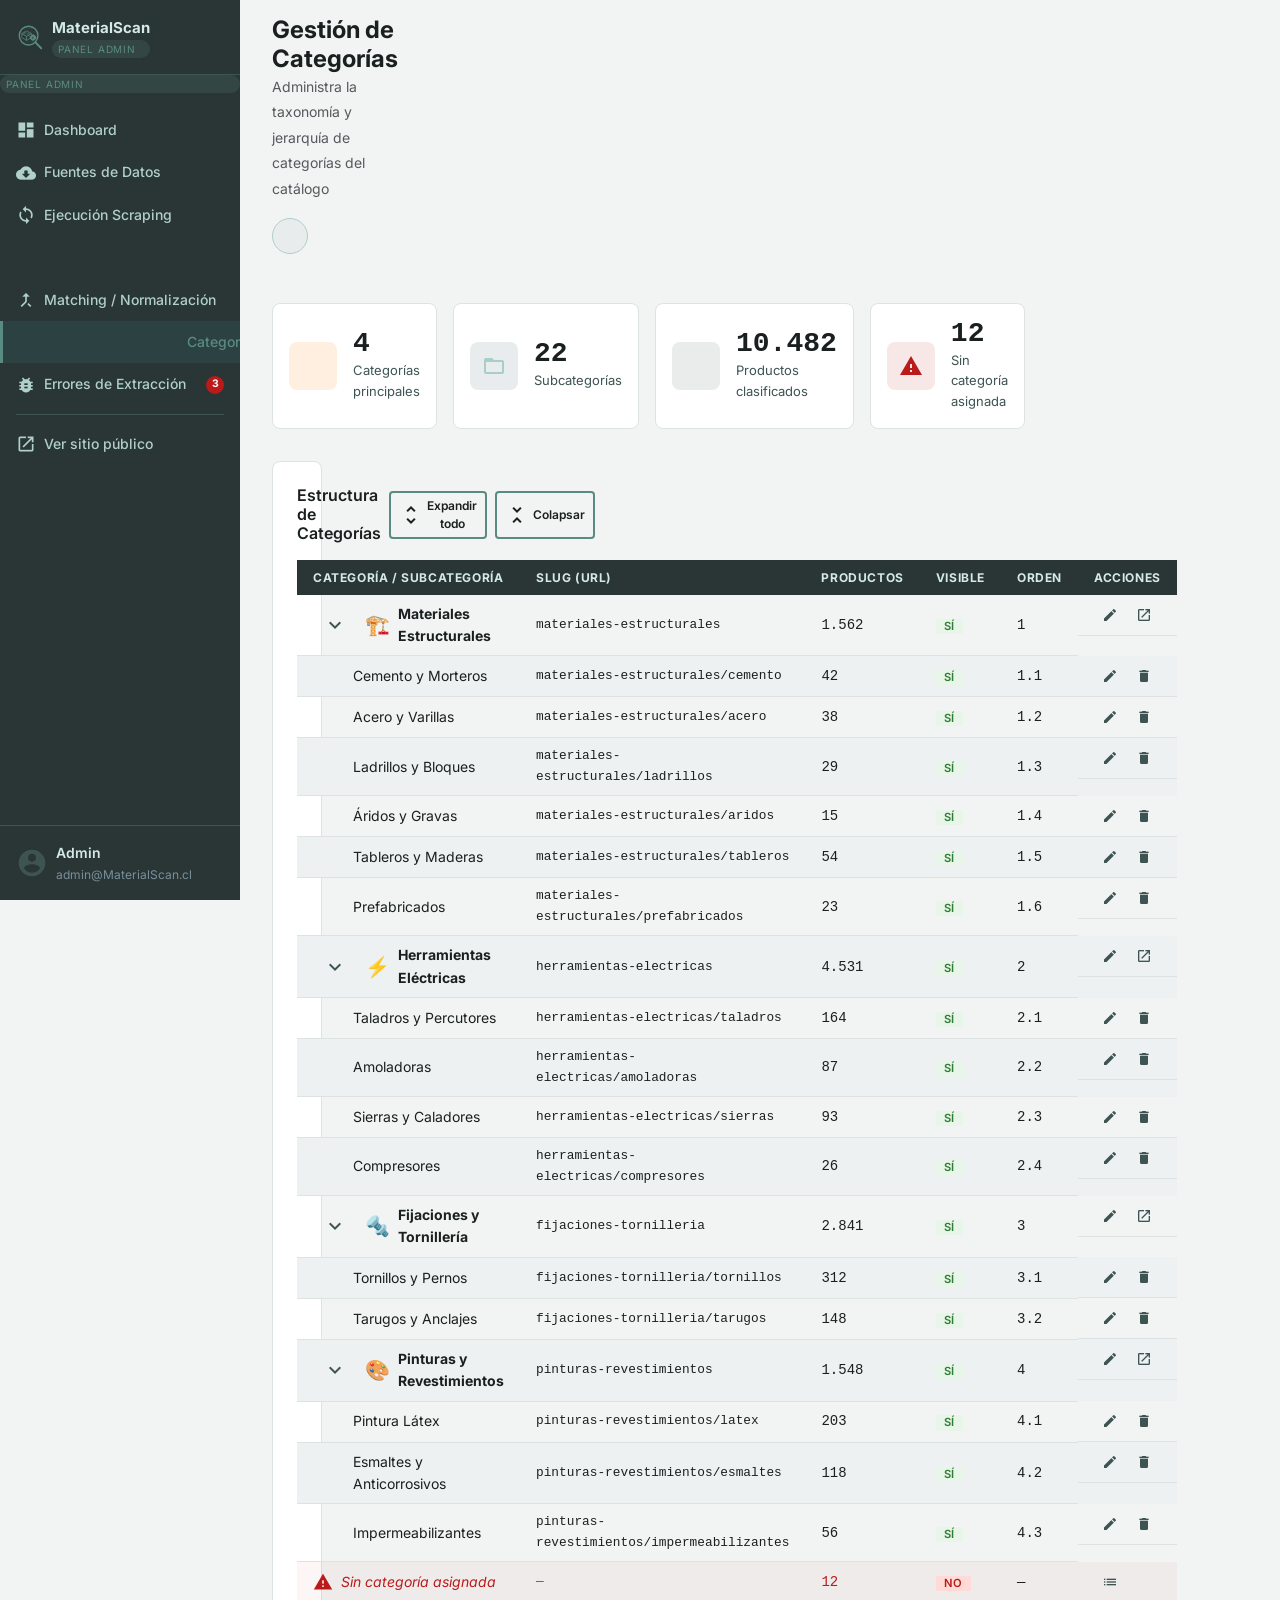
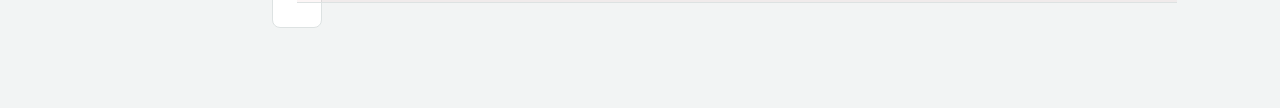
<file: admin/categories-admin.html>
<!DOCTYPE html>
<html lang="es">
<head>
  <meta charset="UTF-8" />
  <script>
    // Aplicar tema antes del primer pintado (evita parpadeo)
    (function(){
      var t = localStorage.getItem('cc-theme');
      if (!t) t = window.matchMedia('(prefers-color-scheme: dark)').matches ? 'dark' : 'light';
      document.documentElement.setAttribute('data-theme', t);
    })();
  </script>
  <meta name="viewport" content="width=device-width, initial-scale=1.0" />
  <title>Gestión de Categorías — Admin MaterialScan</title>
  <meta name="robots" content="noindex" />
  <link rel="stylesheet" href="https://cdn.jsdelivr.net/npm/bootstrap@5.3.3/dist/css/bootstrap.min.css" />
  <link rel="stylesheet" href="https://fonts.googleapis.com/css2?family=Inter:wght@300;400;500;600;700&display=swap" />
  <link rel="stylesheet" href="https://fonts.googleapis.com/icon?family=Material+Icons" />
  <link rel="stylesheet" href="../assets/css/variables.css" />
  <link rel="stylesheet" href="../assets/css/main.css" />
  <link rel="stylesheet" href="../assets/css/admin.css" />
</head>
<body class="admin-body" id="admin-categories-page">

  <aside class="admin-sidebar">
        <div class="sidebar-logo">
      <svg width="28" height="28" viewBox="0 0 100 100" fill="none" xmlns="http://www.w3.org/2000/svg" style="color:var(--primary-container);flex-shrink:0">
        <defs>
          <clipPath id="lens-clip-admin">
            <circle cx="45" cy="45" r="31" />
          </clipPath>
        </defs>
        <circle cx="45" cy="45" r="33.5" stroke="currentColor" stroke-width="5" />
        <line x1="68.5" y1="68.5" x2="90" y2="90" stroke="currentColor" stroke-width="7" stroke-linecap="round" />
        <g clip-path="url(#lens-clip-admin)">
          <path d="M10 20 H80 M10 32 H80 M10 44 H80 M10 56 H80 M10 68 H80 M20 10 V80 M32 10 V80 M44 10 V80 M56 10 V80 M68 10 V80" stroke="currentColor" stroke-width="1" opacity="0.35" />
          <polygon points="21,38 38,28 55,38 38,48" fill="var(--navbar-bg)" stroke="currentColor" stroke-width="2.5" stroke-linejoin="round" />
          <polygon points="21,38 38,48 38,62 21,52" fill="var(--navbar-bg)" stroke="currentColor" stroke-width="2.5" stroke-linejoin="round" />
          <polygon points="38,48 55,38 55,52 38,62" fill="var(--navbar-bg)" stroke="currentColor" stroke-width="2.5" stroke-linejoin="round" />
          <polygon points="27,36 33,32 37,34 31,38" fill="none" stroke="currentColor" stroke-width="1.5" />
          <polygon points="38,39 44,35 48,37 42,41" fill="none" stroke="currentColor" stroke-width="1.5" />
          <path d="M47,44 C47,49 50,50 53,48" stroke="currentColor" stroke-width="1.5" fill="none" />
          <path d="M51,49 L58,43 C60,41 63,41 65,43 L71,49 C73,51 73,54 71,56 L64,62 C62,64 59,64 57,62 L51,56 C49,54 49,51 51,49 Z" fill="currentColor" stroke="currentColor" stroke-width="1.5" stroke-linejoin="round" />
          <circle cx="55" cy="51" r="1" fill="var(--navbar-bg)" />
          <text x="60" y="56" fill="var(--navbar-bg)" font-family="system-ui, -apple-system, sans-serif" font-size="10" font-weight="900" text-anchor="middle" transform="rotate(8, 60, 56)">$</text>
        </g>
      </svg>
      <div><div class="logo-name">MaterialScan</div><div class="logo-badge">Panel Admin</div></div>
    </div><div class="logo-badge">Panel Admin</div></div></div>
    <nav class="sidebar-nav">
      <a href="dashboard.html" class="sidebar-link"><span class="material-icons">dashboard</span>Dashboard</a>
      <a href="sources.html" class="sidebar-link"><span class="material-icons">cloud_download</span>Fuentes de Datos</a>
      <a href="scraping.html" class="sidebar-link"><span class="material-icons">sync</span>Ejecución Scraping</a>
      <a href="products.html" class="sidebar-link"><span class="material-icons">inventory_2</span>Productos</a>
      <a href="matching.html" class="sidebar-link"><span class="material-icons">merge_type</span>Matching / Normalización</a>
      <a href="categories-admin.html" class="sidebar-link active"><span class="material-icons">category</span>Categorías</a>
      <a href="errors.html" class="sidebar-link"><span class="material-icons">bug_report</span>Errores de Extracción<span class="sidebar-badge">3</span></a>
      <div class="sidebar-divider"></div>
      <a href="../index.html" class="sidebar-link"><span class="material-icons">open_in_new</span>Ver sitio público</a>
    </nav>
    <div class="sidebar-user"><span class="material-icons">account_circle</span><div><div style="font-weight:600;font-size:0.875rem">Admin</div><div style="font-size:0.75rem;color:#78909c">admin@MaterialScan.cl</div></div></div>
  </aside>

  <div class="admin-main">
    <header class="admin-topbar">
      <div class="topbar-title">
        <h1>Gestión de Categorías</h1>
        <span class="text-muted" style="font-size:0.875rem">Administra la taxonomía y jerarquía de categorías del catálogo</span>
      </div>
      <div class="topbar-actions">
<button class="theme-toggle" id="theme-toggle-btn" aria-label="Cambiar modo de color" title="Modo oscuro`><span class="material-icons icon-light`>dark_mode</span><span class="material-icons icon-dark`>light_mode</span></button>

        <button class="btn btn-primary" id="add-cat-btn"><span class="material-icons">add</span>Nueva Categoría</button>
      
</div>
    </header>

    <!-- KPIs -->
    <div class="kpi-grid" style="margin-bottom:var(--space-xl)">
      <div class="kpi-card">
        <div class="kpi-icon" style="background:rgba(245,124,0,0.12);color:var(--primary-container)"><span class="material-icons">category</span></div>
        <div class="kpi-info"><div class="kpi-value font-mono">4</div><div class="kpi-label">Categorías principales</div></div>
      </div>
      <div class="kpi-card">
        <div class="kpi-icon" style="background:rgba(72,98,110,0.12);color:var(--tertiary)"><span class="material-icons">folder_open</span></div>
        <div class="kpi-info"><div class="kpi-value font-mono">22</div><div class="kpi-label">Subcategorías</div></div>
      </div>
      <div class="kpi-card">
        <div class="kpi-icon" style="background:rgba(84,96,103,0.12);color:var(--secondary)"><span class="material-icons">inventory_2</span></div>
        <div class="kpi-info"><div class="kpi-value font-mono">10.482</div><div class="kpi-label">Productos clasificados</div></div>
      </div>
      <div class="kpi-card">
        <div class="kpi-icon" style="background:rgba(186,26,26,0.1);color:var(--error)"><span class="material-icons">warning</span></div>
        <div class="kpi-info"><div class="kpi-value font-mono">12</div><div class="kpi-label">Sin categoría asignada</div></div>
      </div>
    </div>

    <!-- Tabla de categorías -->
    <div class="admin-panel" id="panel-categories">
      <div class="panel-header">
        <h2 class="panel-title">Estructura de Categorías</h2>
        <div style="display:flex;gap:var(--space-sm)">
          <button class="btn btn-secondary btn-sm" id="expand-all-btn"><span class="material-icons">unfold_more</span>Expandir todo</button>
          <button class="btn btn-secondary btn-sm" id="collapse-all-btn"><span class="material-icons">unfold_less</span>Colapsar</button>
        </div>
      </div>

      <table class="table-compare admin-table" id="categories-table">
        <thead>
          <tr>
            <th>Categoría / Subcategoría</th>
            <th>Slug (URL)</th>
            <th>Productos</th>
            <th>Visible</th>
            <th>Orden</th>
            <th>Acciones</th>
          </tr>
        </thead>
        <tbody id="categories-tbody">

          <!-- CAT 01 -->
          <tr class="cat-parent-row" id="cat-row-1">
            <td>
              <div style="display:flex;align-items:center;gap:var(--space-sm)">
                <button class="btn btn-ghost btn-sm cat-toggle" data-cat="1"><span class="material-icons">expand_more</span></button>
                <span style="font-size:1.25rem">🏗️</span>
                <strong>Materiales Estructurales</strong>
              </div>
            </td>
            <td class="font-mono" style="font-size:0.8rem">materiales-estructurales</td>
            <td class="font-mono">1.562</td>
            <td><span class="badge badge-success">Sí</span></td>
            <td class="font-mono">1</td>
            <td class="table-actions">
              <button class="btn btn-ghost btn-sm" title="Editar"><span class="material-icons">edit</span></button>
              <button class="btn btn-ghost btn-sm" title="Ver en sitio"><span class="material-icons">open_in_new</span></button>
            </td>
          </tr>
          <tr class="cat-child-row" data-parent="1"><td style="padding-left:56px">Cemento y Morteros</td><td class="font-mono" style="font-size:0.8rem">materiales-estructurales/cemento</td><td class="font-mono">42</td><td><span class="badge badge-success">Sí</span></td><td class="font-mono">1.1</td><td class="table-actions"><button class="btn btn-ghost btn-sm"><span class="material-icons">edit</span></button><button class="btn btn-ghost btn-sm"><span class="material-icons">delete</span></button></td></tr>
          <tr class="cat-child-row" data-parent="1"><td style="padding-left:56px">Acero y Varillas</td><td class="font-mono" style="font-size:0.8rem">materiales-estructurales/acero</td><td class="font-mono">38</td><td><span class="badge badge-success">Sí</span></td><td class="font-mono">1.2</td><td class="table-actions"><button class="btn btn-ghost btn-sm"><span class="material-icons">edit</span></button><button class="btn btn-ghost btn-sm"><span class="material-icons">delete</span></button></td></tr>
          <tr class="cat-child-row" data-parent="1"><td style="padding-left:56px">Ladrillos y Bloques</td><td class="font-mono" style="font-size:0.8rem">materiales-estructurales/ladrillos</td><td class="font-mono">29</td><td><span class="badge badge-success">Sí</span></td><td class="font-mono">1.3</td><td class="table-actions"><button class="btn btn-ghost btn-sm"><span class="material-icons">edit</span></button><button class="btn btn-ghost btn-sm"><span class="material-icons">delete</span></button></td></tr>
          <tr class="cat-child-row" data-parent="1"><td style="padding-left:56px">Áridos y Gravas</td><td class="font-mono" style="font-size:0.8rem">materiales-estructurales/aridos</td><td class="font-mono">15</td><td><span class="badge badge-success">Sí</span></td><td class="font-mono">1.4</td><td class="table-actions"><button class="btn btn-ghost btn-sm"><span class="material-icons">edit</span></button><button class="btn btn-ghost btn-sm"><span class="material-icons">delete</span></button></td></tr>
          <tr class="cat-child-row" data-parent="1"><td style="padding-left:56px">Tableros y Maderas</td><td class="font-mono" style="font-size:0.8rem">materiales-estructurales/tableros</td><td class="font-mono">54</td><td><span class="badge badge-success">Sí</span></td><td class="font-mono">1.5</td><td class="table-actions"><button class="btn btn-ghost btn-sm"><span class="material-icons">edit</span></button><button class="btn btn-ghost btn-sm"><span class="material-icons">delete</span></button></td></tr>
          <tr class="cat-child-row" data-parent="1"><td style="padding-left:56px">Prefabricados</td><td class="font-mono" style="font-size:0.8rem">materiales-estructurales/prefabricados</td><td class="font-mono">23</td><td><span class="badge badge-success">Sí</span></td><td class="font-mono">1.6</td><td class="table-actions"><button class="btn btn-ghost btn-sm"><span class="material-icons">edit</span></button><button class="btn btn-ghost btn-sm"><span class="material-icons">delete</span></button></td></tr>

          <!-- CAT 02 -->
          <tr class="cat-parent-row" id="cat-row-2">
            <td>
              <div style="display:flex;align-items:center;gap:var(--space-sm)">
                <button class="btn btn-ghost btn-sm cat-toggle" data-cat="2"><span class="material-icons">expand_more</span></button>
                <span style="font-size:1.25rem">⚡</span>
                <strong>Herramientas Eléctricas</strong>
              </div>
            </td>
            <td class="font-mono" style="font-size:0.8rem">herramientas-electricas</td>
            <td class="font-mono">4.531</td>
            <td><span class="badge badge-success">Sí</span></td>
            <td class="font-mono">2</td>
            <td class="table-actions">
              <button class="btn btn-ghost btn-sm"><span class="material-icons">edit</span></button>
              <button class="btn btn-ghost btn-sm"><span class="material-icons">open_in_new</span></button>
            </td>
          </tr>
          <tr class="cat-child-row" data-parent="2"><td style="padding-left:56px">Taladros y Percutores</td><td class="font-mono" style="font-size:0.8rem">herramientas-electricas/taladros</td><td class="font-mono">164</td><td><span class="badge badge-success">Sí</span></td><td class="font-mono">2.1</td><td class="table-actions"><button class="btn btn-ghost btn-sm"><span class="material-icons">edit</span></button><button class="btn btn-ghost btn-sm"><span class="material-icons">delete</span></button></td></tr>
          <tr class="cat-child-row" data-parent="2"><td style="padding-left:56px">Amoladoras</td><td class="font-mono" style="font-size:0.8rem">herramientas-electricas/amoladoras</td><td class="font-mono">87</td><td><span class="badge badge-success">Sí</span></td><td class="font-mono">2.2</td><td class="table-actions"><button class="btn btn-ghost btn-sm"><span class="material-icons">edit</span></button><button class="btn btn-ghost btn-sm"><span class="material-icons">delete</span></button></td></tr>
          <tr class="cat-child-row" data-parent="2"><td style="padding-left:56px">Sierras y Caladores</td><td class="font-mono" style="font-size:0.8rem">herramientas-electricas/sierras</td><td class="font-mono">93</td><td><span class="badge badge-success">Sí</span></td><td class="font-mono">2.3</td><td class="table-actions"><button class="btn btn-ghost btn-sm"><span class="material-icons">edit</span></button><button class="btn btn-ghost btn-sm"><span class="material-icons">delete</span></button></td></tr>
          <tr class="cat-child-row" data-parent="2"><td style="padding-left:56px">Compresores</td><td class="font-mono" style="font-size:0.8rem">herramientas-electricas/compresores</td><td class="font-mono">26</td><td><span class="badge badge-success">Sí</span></td><td class="font-mono">2.4</td><td class="table-actions"><button class="btn btn-ghost btn-sm"><span class="material-icons">edit</span></button><button class="btn btn-ghost btn-sm"><span class="material-icons">delete</span></button></td></tr>

          <!-- CAT 03 -->
          <tr class="cat-parent-row" id="cat-row-3">
            <td>
              <div style="display:flex;align-items:center;gap:var(--space-sm)">
                <button class="btn btn-ghost btn-sm cat-toggle" data-cat="3"><span class="material-icons">expand_more</span></button>
                <span style="font-size:1.25rem">🔩</span>
                <strong>Fijaciones y Tornillería</strong>
              </div>
            </td>
            <td class="font-mono" style="font-size:0.8rem">fijaciones-tornilleria</td>
            <td class="font-mono">2.841</td>
            <td><span class="badge badge-success">Sí</span></td>
            <td class="font-mono">3</td>
            <td class="table-actions">
              <button class="btn btn-ghost btn-sm"><span class="material-icons">edit</span></button>
              <button class="btn btn-ghost btn-sm"><span class="material-icons">open_in_new</span></button>
            </td>
          </tr>
          <tr class="cat-child-row" data-parent="3"><td style="padding-left:56px">Tornillos y Pernos</td><td class="font-mono" style="font-size:0.8rem">fijaciones-tornilleria/tornillos</td><td class="font-mono">312</td><td><span class="badge badge-success">Sí</span></td><td class="font-mono">3.1</td><td class="table-actions"><button class="btn btn-ghost btn-sm"><span class="material-icons">edit</span></button><button class="btn btn-ghost btn-sm"><span class="material-icons">delete</span></button></td></tr>
          <tr class="cat-child-row" data-parent="3"><td style="padding-left:56px">Tarugos y Anclajes</td><td class="font-mono" style="font-size:0.8rem">fijaciones-tornilleria/tarugos</td><td class="font-mono">148</td><td><span class="badge badge-success">Sí</span></td><td class="font-mono">3.2</td><td class="table-actions"><button class="btn btn-ghost btn-sm"><span class="material-icons">edit</span></button><button class="btn btn-ghost btn-sm"><span class="material-icons">delete</span></button></td></tr>

          <!-- CAT 04 -->
          <tr class="cat-parent-row" id="cat-row-4">
            <td>
              <div style="display:flex;align-items:center;gap:var(--space-sm)">
                <button class="btn btn-ghost btn-sm cat-toggle" data-cat="4"><span class="material-icons">expand_more</span></button>
                <span style="font-size:1.25rem">🎨</span>
                <strong>Pinturas y Revestimientos</strong>
              </div>
            </td>
            <td class="font-mono" style="font-size:0.8rem">pinturas-revestimientos</td>
            <td class="font-mono">1.548</td>
            <td><span class="badge badge-success">Sí</span></td>
            <td class="font-mono">4</td>
            <td class="table-actions">
              <button class="btn btn-ghost btn-sm"><span class="material-icons">edit</span></button>
              <button class="btn btn-ghost btn-sm"><span class="material-icons">open_in_new</span></button>
            </td>
          </tr>
          <tr class="cat-child-row" data-parent="4"><td style="padding-left:56px">Pintura Látex</td><td class="font-mono" style="font-size:0.8rem">pinturas-revestimientos/latex</td><td class="font-mono">203</td><td><span class="badge badge-success">Sí</span></td><td class="font-mono">4.1</td><td class="table-actions"><button class="btn btn-ghost btn-sm"><span class="material-icons">edit</span></button><button class="btn btn-ghost btn-sm"><span class="material-icons">delete</span></button></td></tr>
          <tr class="cat-child-row" data-parent="4"><td style="padding-left:56px">Esmaltes y Anticorrosivos</td><td class="font-mono" style="font-size:0.8rem">pinturas-revestimientos/esmaltes</td><td class="font-mono">118</td><td><span class="badge badge-success">Sí</span></td><td class="font-mono">4.2</td><td class="table-actions"><button class="btn btn-ghost btn-sm"><span class="material-icons">edit</span></button><button class="btn btn-ghost btn-sm"><span class="material-icons">delete</span></button></td></tr>
          <tr class="cat-child-row" data-parent="4"><td style="padding-left:56px">Impermeabilizantes</td><td class="font-mono" style="font-size:0.8rem">pinturas-revestimientos/impermeabilizantes</td><td class="font-mono">56</td><td><span class="badge badge-success">Sí</span></td><td class="font-mono">4.3</td><td class="table-actions"><button class="btn btn-ghost btn-sm"><span class="material-icons">edit</span></button><button class="btn btn-ghost btn-sm"><span class="material-icons">delete</span></button></td></tr>

          <!-- Sin categoría -->
          <tr style="background:rgba(186,26,26,0.04)">
            <td>
              <div style="display:flex;align-items:center;gap:var(--space-sm)">
                <span class="material-icons" style="color:var(--error);font-size:1.25rem">warning</span>
                <em style="color:var(--error)">Sin categoría asignada</em>
              </div>
            </td>
            <td class="font-mono text-muted" style="font-size:0.8rem">—</td>
            <td class="font-mono" style="color:var(--error)">12</td>
            <td><span class="badge" style="background:#ffdad6;color:var(--error)">No</span></td>
            <td class="font-mono">—</td>
            <td class="table-actions">
              <a href="products.html?filter=uncategorized" class="btn btn-ghost btn-sm" title="Ver productos sin categoría"><span class="material-icons">list</span></a>
            </td>
          </tr>

        </tbody>
      </table>
    </div>
  </div>

  <script src="https://cdn.jsdelivr.net/npm/bootstrap@5.3.3/dist/js/bootstrap.bundle.min.js"></script>
  <script src="../assets/js/main.js"></script>
  <script>
    // Toggle expand/collapse subcategorías
    document.querySelectorAll('.cat-toggle').forEach(btn => {
      btn.addEventListener('click', () => {
        const catId = btn.dataset.cat;
        const children = document.querySelectorAll(`.cat-child-row[data-parent="${catId}"]`);
        const icon = btn.querySelector('.material-icons');
        const isExpanded = icon.textContent === 'expand_more';
        children.forEach(row => row.style.display = isExpanded ? 'none' : '');
        icon.textContent = isExpanded ? 'chevron_right' : 'expand_more';
      });
    });
    document.getElementById('expand-all-btn')?.addEventListener('click', () => {
      document.querySelectorAll('.cat-child-row').forEach(r => r.style.display='');
      document.querySelectorAll('.cat-toggle .material-icons').forEach(i => i.textContent='expand_more');
    });
    document.getElementById('collapse-all-btn')?.addEventListener('click', () => {
      document.querySelectorAll('.cat-child-row').forEach(r => r.style.display='none');
      document.querySelectorAll('.cat-toggle .material-icons').forEach(i => i.textContent='chevron_right');
    });
    document.getElementById('add-cat-btn')?.addEventListener('click', () => alert('Formulario para nueva categoría (conectar con backend).'));
  </script>
</body>
</html>
</file>
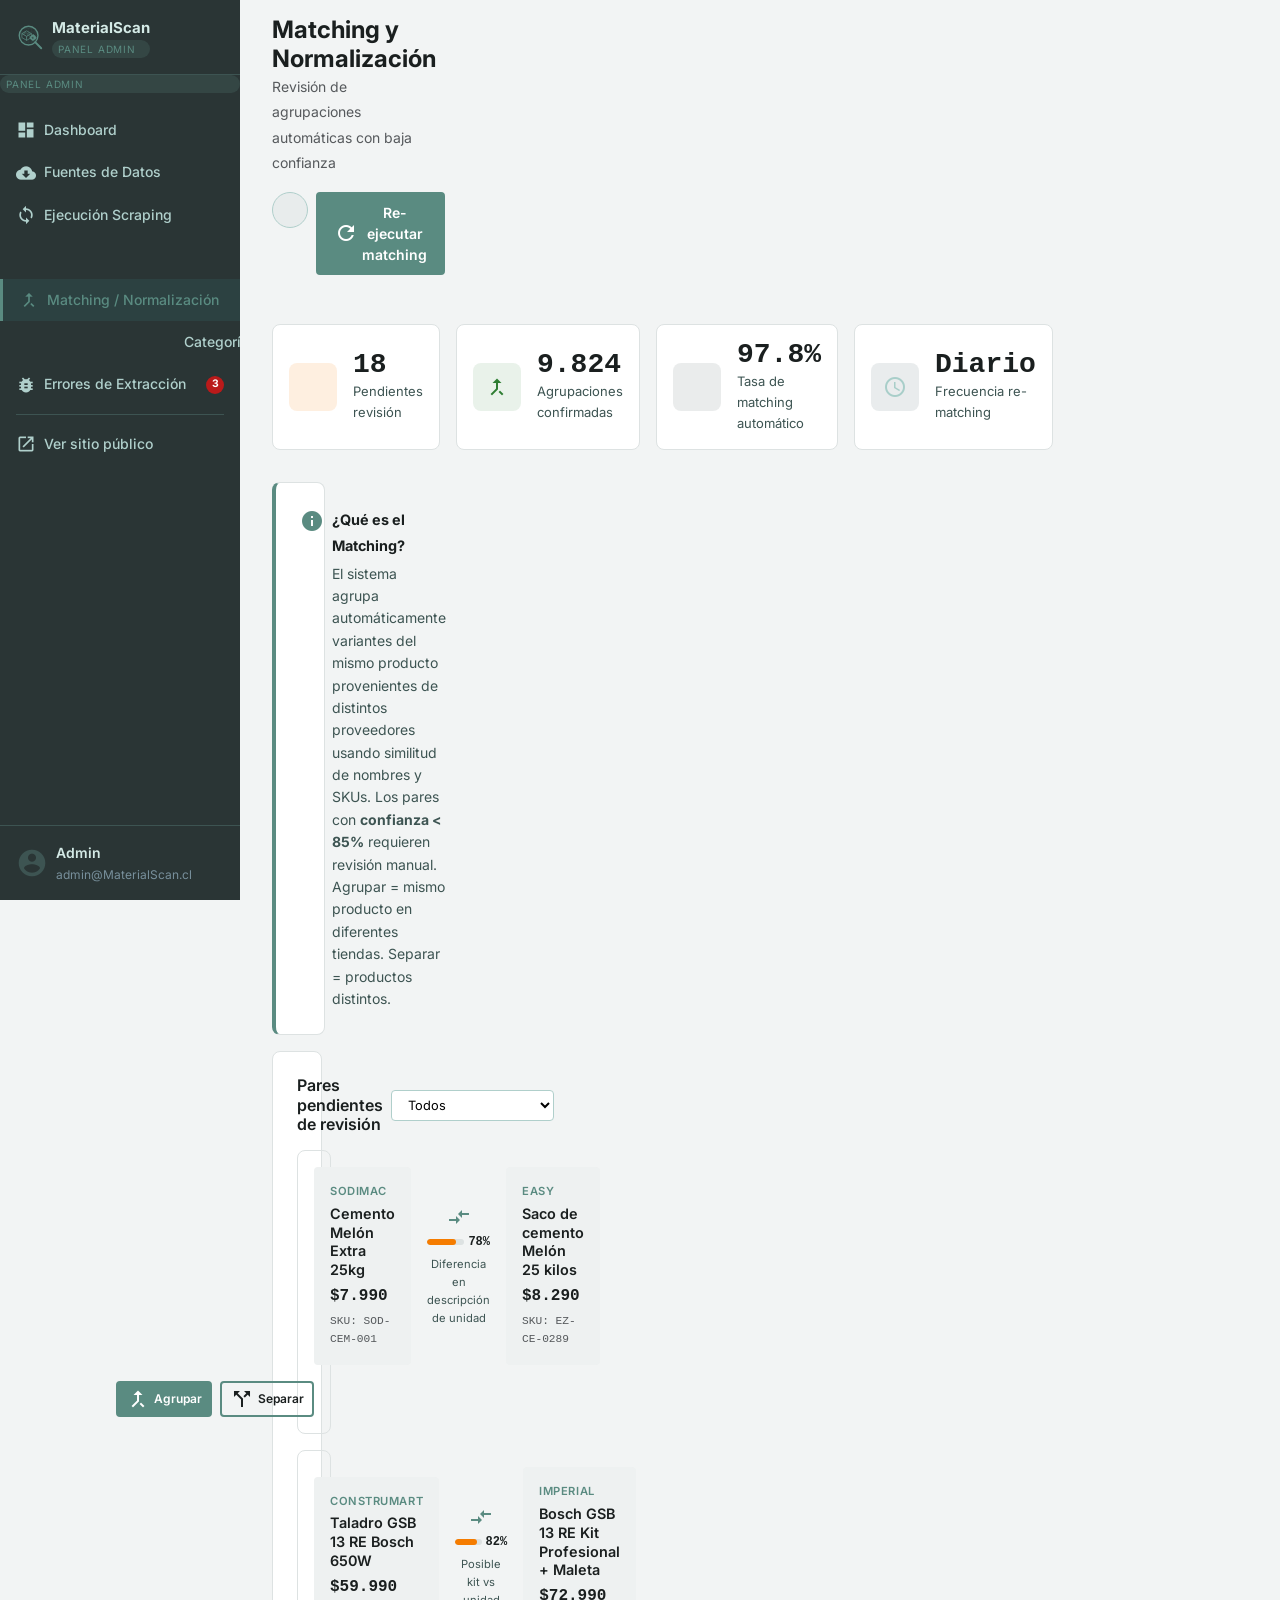
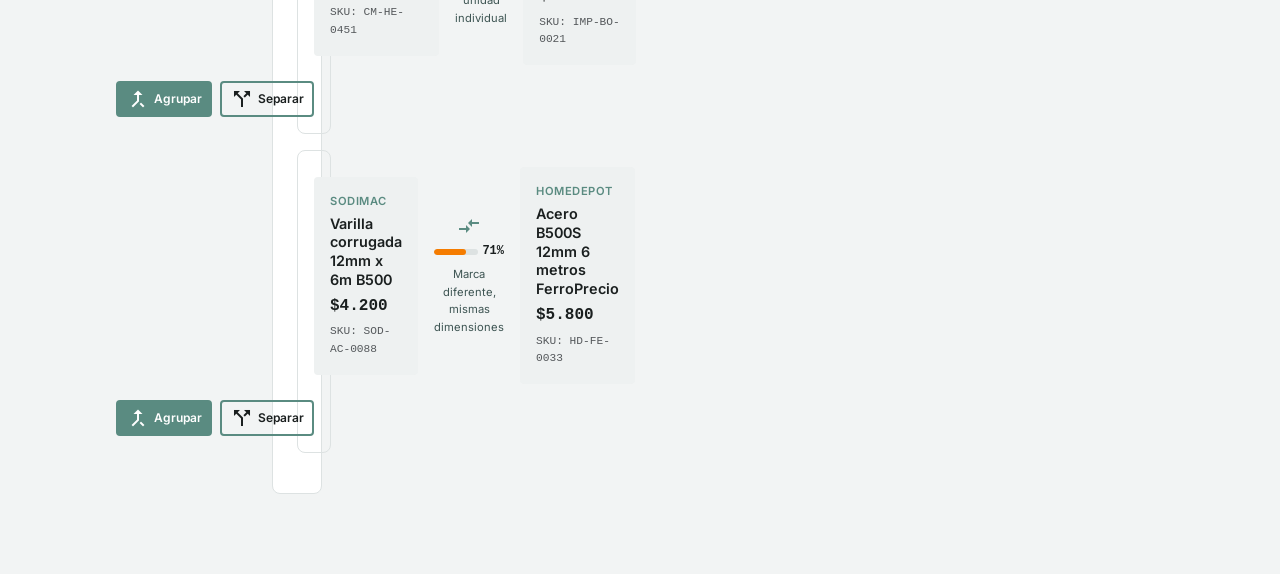
<file: admin/matching.html>
<!DOCTYPE html>
<html lang="es">
<head>
  <meta charset="UTF-8" />
  <script>
    // Aplicar tema antes del primer pintado (evita parpadeo)
    (function(){
      var t = localStorage.getItem('cc-theme');
      if (!t) t = window.matchMedia('(prefers-color-scheme: dark)').matches ? 'dark' : 'light';
      document.documentElement.setAttribute('data-theme', t);
    })();
  </script>
  <meta name="viewport" content="width=device-width, initial-scale=1.0" />
  <title>Matching y Normalización — Admin MaterialScan</title>
  <meta name="robots" content="noindex" />
  <link rel="stylesheet" href="https://cdn.jsdelivr.net/npm/bootstrap@5.3.3/dist/css/bootstrap.min.css" />
  <link rel="stylesheet" href="https://fonts.googleapis.com/css2?family=Inter:wght@300;400;500;600;700&display=swap" />
  <link rel="stylesheet" href="https://fonts.googleapis.com/icon?family=Material+Icons" />
  <link rel="stylesheet" href="../assets/css/variables.css" />
  <link rel="stylesheet" href="../assets/css/main.css" />
  <link rel="stylesheet" href="../assets/css/admin.css" />
</head>
<body class="admin-body" id="admin-matching-page">

  <aside class="admin-sidebar">
        <div class="sidebar-logo">
      <svg width="28" height="28" viewBox="0 0 100 100" fill="none" xmlns="http://www.w3.org/2000/svg" style="color:var(--primary-container);flex-shrink:0">
        <defs>
          <clipPath id="lens-clip-admin">
            <circle cx="45" cy="45" r="31" />
          </clipPath>
        </defs>
        <circle cx="45" cy="45" r="33.5" stroke="currentColor" stroke-width="5" />
        <line x1="68.5" y1="68.5" x2="90" y2="90" stroke="currentColor" stroke-width="7" stroke-linecap="round" />
        <g clip-path="url(#lens-clip-admin)">
          <path d="M10 20 H80 M10 32 H80 M10 44 H80 M10 56 H80 M10 68 H80 M20 10 V80 M32 10 V80 M44 10 V80 M56 10 V80 M68 10 V80" stroke="currentColor" stroke-width="1" opacity="0.35" />
          <polygon points="21,38 38,28 55,38 38,48" fill="var(--navbar-bg)" stroke="currentColor" stroke-width="2.5" stroke-linejoin="round" />
          <polygon points="21,38 38,48 38,62 21,52" fill="var(--navbar-bg)" stroke="currentColor" stroke-width="2.5" stroke-linejoin="round" />
          <polygon points="38,48 55,38 55,52 38,62" fill="var(--navbar-bg)" stroke="currentColor" stroke-width="2.5" stroke-linejoin="round" />
          <polygon points="27,36 33,32 37,34 31,38" fill="none" stroke="currentColor" stroke-width="1.5" />
          <polygon points="38,39 44,35 48,37 42,41" fill="none" stroke="currentColor" stroke-width="1.5" />
          <path d="M47,44 C47,49 50,50 53,48" stroke="currentColor" stroke-width="1.5" fill="none" />
          <path d="M51,49 L58,43 C60,41 63,41 65,43 L71,49 C73,51 73,54 71,56 L64,62 C62,64 59,64 57,62 L51,56 C49,54 49,51 51,49 Z" fill="currentColor" stroke="currentColor" stroke-width="1.5" stroke-linejoin="round" />
          <circle cx="55" cy="51" r="1" fill="var(--navbar-bg)" />
          <text x="60" y="56" fill="var(--navbar-bg)" font-family="system-ui, -apple-system, sans-serif" font-size="10" font-weight="900" text-anchor="middle" transform="rotate(8, 60, 56)">$</text>
        </g>
      </svg>
      <div><div class="logo-name">MaterialScan</div><div class="logo-badge">Panel Admin</div></div>
    </div><div class="logo-badge">Panel Admin</div></div></div>
    <nav class="sidebar-nav">
      <a href="dashboard.html" class="sidebar-link"><span class="material-icons">dashboard</span>Dashboard</a>
      <a href="sources.html" class="sidebar-link"><span class="material-icons">cloud_download</span>Fuentes de Datos</a>
      <a href="scraping.html" class="sidebar-link"><span class="material-icons">sync</span>Ejecución Scraping</a>
      <a href="products.html" class="sidebar-link"><span class="material-icons">inventory_2</span>Productos</a>
      <a href="matching.html" class="sidebar-link active"><span class="material-icons">merge_type</span>Matching / Normalización</a>
      <a href="categories-admin.html" class="sidebar-link"><span class="material-icons">category</span>Categorías</a>
      <a href="errors.html" class="sidebar-link"><span class="material-icons">bug_report</span>Errores de Extracción<span class="sidebar-badge">3</span></a>
      <div class="sidebar-divider"></div>
      <a href="../index.html" class="sidebar-link"><span class="material-icons">open_in_new</span>Ver sitio público</a>
    </nav>
    <div class="sidebar-user"><span class="material-icons">account_circle</span><div><div style="font-weight:600;font-size:0.875rem">Admin</div><div style="font-size:0.75rem;color:#78909c">admin@MaterialScan.cl</div></div></div>
  </aside>

  <div class="admin-main">
    <header class="admin-topbar">
      <div class="topbar-title">
        <h1>Matching y Normalización</h1>
        <span class="text-muted" style="font-size:0.875rem">Revisión de agrupaciones automáticas con baja confianza</span>
      </div>
      <div class="topbar-actions">
<button class="theme-toggle" id="theme-toggle-btn" aria-label="Cambiar modo de color" title="Modo oscuro`><span class="material-icons icon-light`>dark_mode</span><span class="material-icons icon-dark`>light_mode</span></button>

        <button class="btn btn-secondary" id="accept-all-btn"><span class="material-icons">done_all</span>Aceptar todos</button>
        <button class="btn btn-primary" id="rerun-matching-btn"><span class="material-icons">refresh</span>Re-ejecutar matching</button>
      
</div>
    </header>

    <!-- KPIs -->
    <div class="kpi-grid" style="margin-bottom:var(--space-xl)">
      <div class="kpi-card">
        <div class="kpi-icon" style="background:rgba(245,124,0,0.12);color:var(--primary-container)"><span class="material-icons">pending</span></div>
        <div class="kpi-info"><div class="kpi-value font-mono">18</div><div class="kpi-label">Pendientes revisión</div></div>
      </div>
      <div class="kpi-card">
        <div class="kpi-icon" style="background:rgba(46,125,50,0.1);color:#2e7d32"><span class="material-icons">merge_type</span></div>
        <div class="kpi-info"><div class="kpi-value font-mono">9.824</div><div class="kpi-label">Agrupaciones confirmadas</div></div>
      </div>
      <div class="kpi-card">
        <div class="kpi-icon" style="background:rgba(84,96,103,0.12);color:var(--secondary)"><span class="material-icons">percent</span></div>
        <div class="kpi-info"><div class="kpi-value font-mono">97.8%</div><div class="kpi-label">Tasa de matching automático</div></div>
      </div>
      <div class="kpi-card">
        <div class="kpi-icon" style="background:rgba(72,98,110,0.12);color:var(--tertiary)"><span class="material-icons">schedule</span></div>
        <div class="kpi-info"><div class="kpi-value font-mono">Diario</div><div class="kpi-label">Frecuencia re-matching</div></div>
      </div>
    </div>

    <!-- Explicación del proceso -->
    <div class="admin-panel" id="panel-matching-info" style="border-left:4px solid var(--primary-container);margin-bottom:var(--space-md)">
      <div style="display:flex;gap:var(--space-sm);align-items:flex-start">
        <span class="material-icons" style="color:var(--primary-container);margin-top:2px">info</span>
        <div>
          <strong style="font-size:0.9rem">¿Qué es el Matching?</strong>
          <p style="margin:var(--space-xs) 0 0;font-size:0.875rem;color:var(--on-surface-variant);line-height:1.6">
            El sistema agrupa automáticamente variantes del mismo producto provenientes de distintos proveedores usando similitud de nombres y SKUs.
            Los pares con <strong>confianza &lt; 85%</strong> requieren revisión manual. Agrupar = mismo producto en diferentes tiendas. Separar = productos distintos.
          </p>
        </div>
      </div>
    </div>

    <!-- Tabla de matching -->
    <div class="admin-panel" id="panel-matching-table">
      <div class="panel-header">
        <h2 class="panel-title">Pares pendientes de revisión</h2>
        <select id="matching-filter" style="padding:6px 12px;border:1px solid var(--outline-variant);border-radius:var(--radius);font-family:var(--font-family);font-size:0.8rem;background:var(--surface-container-lowest);outline:none">
          <option value="all">Todos</option>
          <option value="high">Confianza ≥ 80%</option>
          <option value="medium">Confianza 65–80%</option>
          <option value="low">Confianza &lt; 65%</option>
        </select>
      </div>

      <div class="matching-list" id="matching-list">

        <!-- Par 1 -->
        <div class="matching-pair" id="match-pair-1" data-confidence="78">
          <div class="match-products">
            <div class="match-product">
              <div class="match-provider">Sodimac</div>
              <div class="match-name">Cemento Melón Extra 25kg</div>
              <div class="match-price font-mono">$7.990</div>
              <div class="match-sku text-muted font-mono" style="font-size:0.7rem">SKU: SOD-CEM-001</div>
            </div>
            <div class="match-connector">
              <span class="material-icons match-icon">compare_arrows</span>
              <div class="confidence-wrap">
                <div class="confidence-bar-full">
                  <div class="confidence-fill" style="width:78%;background:#f57c00"></div>
                </div>
                <span class="confidence-pct">78%</span>
              </div>
              <div class="match-reason">Diferencia en descripción de unidad</div>
            </div>
            <div class="match-product">
              <div class="match-provider">Easy</div>
              <div class="match-name">Saco de cemento Melón 25 kilos</div>
              <div class="match-price font-mono">$8.290</div>
              <div class="match-sku text-muted font-mono" style="font-size:0.7rem">SKU: EZ-CE-0289</div>
            </div>
          </div>
          <div class="match-actions">
            <button class="btn btn-primary btn-sm match-accept" data-pair="1"><span class="material-icons">merge_type</span>Agrupar</button>
            <button class="btn btn-secondary btn-sm match-reject" data-pair="1"><span class="material-icons">call_split</span>Separar</button>
          </div>
        </div>

        <!-- Par 2 -->
        <div class="matching-pair" id="match-pair-2" data-confidence="82">
          <div class="match-products">
            <div class="match-product">
              <div class="match-provider">Construmart</div>
              <div class="match-name">Taladro GSB 13 RE Bosch 650W</div>
              <div class="match-price font-mono">$59.990</div>
              <div class="match-sku text-muted font-mono" style="font-size:0.7rem">SKU: CM-HE-0451</div>
            </div>
            <div class="match-connector">
              <span class="material-icons match-icon">compare_arrows</span>
              <div class="confidence-wrap">
                <div class="confidence-bar-full">
                  <div class="confidence-fill" style="width:82%;background:#f57c00"></div>
                </div>
                <span class="confidence-pct">82%</span>
              </div>
              <div class="match-reason">Posible kit vs unidad individual</div>
            </div>
            <div class="match-product">
              <div class="match-provider">Imperial</div>
              <div class="match-name">Bosch GSB 13 RE Kit Profesional + Maleta</div>
              <div class="match-price font-mono">$72.990</div>
              <div class="match-sku text-muted font-mono" style="font-size:0.7rem">SKU: IMP-BO-0021</div>
            </div>
          </div>
          <div class="match-actions">
            <button class="btn btn-primary btn-sm match-accept" data-pair="2"><span class="material-icons">merge_type</span>Agrupar</button>
            <button class="btn btn-secondary btn-sm match-reject" data-pair="2"><span class="material-icons">call_split</span>Separar</button>
          </div>
        </div>

        <!-- Par 3 -->
        <div class="matching-pair" id="match-pair-3" data-confidence="71">
          <div class="match-products">
            <div class="match-product">
              <div class="match-provider">Sodimac</div>
              <div class="match-name">Varilla corrugada 12mm x 6m B500</div>
              <div class="match-price font-mono">$4.200</div>
              <div class="match-sku text-muted font-mono" style="font-size:0.7rem">SKU: SOD-AC-0088</div>
            </div>
            <div class="match-connector">
              <span class="material-icons match-icon">compare_arrows</span>
              <div class="confidence-wrap">
                <div class="confidence-bar-full">
                  <div class="confidence-fill" style="width:71%;background:#f57c00"></div>
                </div>
                <span class="confidence-pct">71%</span>
              </div>
              <div class="match-reason">Marca diferente, mismas dimensiones</div>
            </div>
            <div class="match-product">
              <div class="match-provider">HomeDepot</div>
              <div class="match-name">Acero B500S 12mm 6 metros FerroPrecio</div>
              <div class="match-price font-mono">$5.800</div>
              <div class="match-sku text-muted font-mono" style="font-size:0.7rem">SKU: HD-FE-0033</div>
            </div>
          </div>
          <div class="match-actions">
            <button class="btn btn-primary btn-sm match-accept" data-pair="3"><span class="material-icons">merge_type</span>Agrupar</button>
            <button class="btn btn-secondary btn-sm match-reject" data-pair="3"><span class="material-icons">call_split</span>Separar</button>
          </div>
        </div>

      </div><!-- /matching-list -->
    </div><!-- /panel-matching-table -->
  </div>

  <script src="https://cdn.jsdelivr.net/npm/bootstrap@5.3.3/dist/js/bootstrap.bundle.min.js"></script>
  <script src="../assets/js/main.js"></script>
  <script>
    document.querySelectorAll('.match-accept').forEach(btn => {
      btn.addEventListener('click', () => { const p = document.getElementById('match-pair-' + btn.dataset.pair); if(p) { p.style.opacity='0.4'; p.style.pointerEvents='none'; } });
    });
    document.querySelectorAll('.match-reject').forEach(btn => {
      btn.addEventListener('click', () => { const p = document.getElementById('match-pair-' + btn.dataset.pair); if(p) p.remove(); });
    });
    document.getElementById('accept-all-btn')?.addEventListener('click', () => {
      document.querySelectorAll('.matching-pair').forEach(p => { p.style.opacity='0.4'; p.style.pointerEvents='none'; });
    });
    document.getElementById('rerun-matching-btn')?.addEventListener('click', () => alert('Re-ejecutando algoritmo de matching (conectar con backend)…'));
  </script>
  <style>
    .matching-pair{border:1px solid var(--surface-container-high);border-radius:var(--radius-lg);padding:var(--space-md);margin-bottom:var(--space-md);transition:opacity .3s ease}
    .match-products{display:grid;grid-template-columns:1fr auto 1fr;gap:var(--space-md);align-items:center}
    .match-product{background:var(--surface-container-low);border-radius:var(--radius);padding:var(--space-md);display:flex;flex-direction:column;gap:var(--space-xs)}
    .match-provider{font-size:0.7rem;text-transform:uppercase;letter-spacing:.05em;color:var(--primary-container);font-weight:600}
    .match-name{font-weight:600;font-size:0.9rem;line-height:1.3}
    .match-price{color:var(--on-surface);font-weight:700}
    .match-connector{display:flex;flex-direction:column;align-items:center;gap:var(--space-xs)}
    .match-icon{color:var(--primary-container);font-size:1.5rem}
    .confidence-wrap{display:flex;align-items:center;gap:var(--space-xs);width:100%}
    .confidence-bar-full{flex:1;height:6px;background:var(--surface-container-high);border-radius:var(--radius-pill);overflow:hidden}
    .confidence-fill{height:100%;border-radius:var(--radius-pill);transition:width .3s}
    .confidence-pct{font-size:0.75rem;font-weight:700;font-family:var(--font-mono);white-space:nowrap}
    .match-reason{font-size:0.7rem;color:var(--on-surface-variant);text-align:center}
    .match-actions{display:flex;gap:var(--space-sm);margin-top:var(--space-md);justify-content:flex-end}
    @media(max-width:768px){.match-products{grid-template-columns:1fr;}.match-connector{flex-direction:row;}.match-reason{display:none}}
  </style>
</body>
</html>
</file>
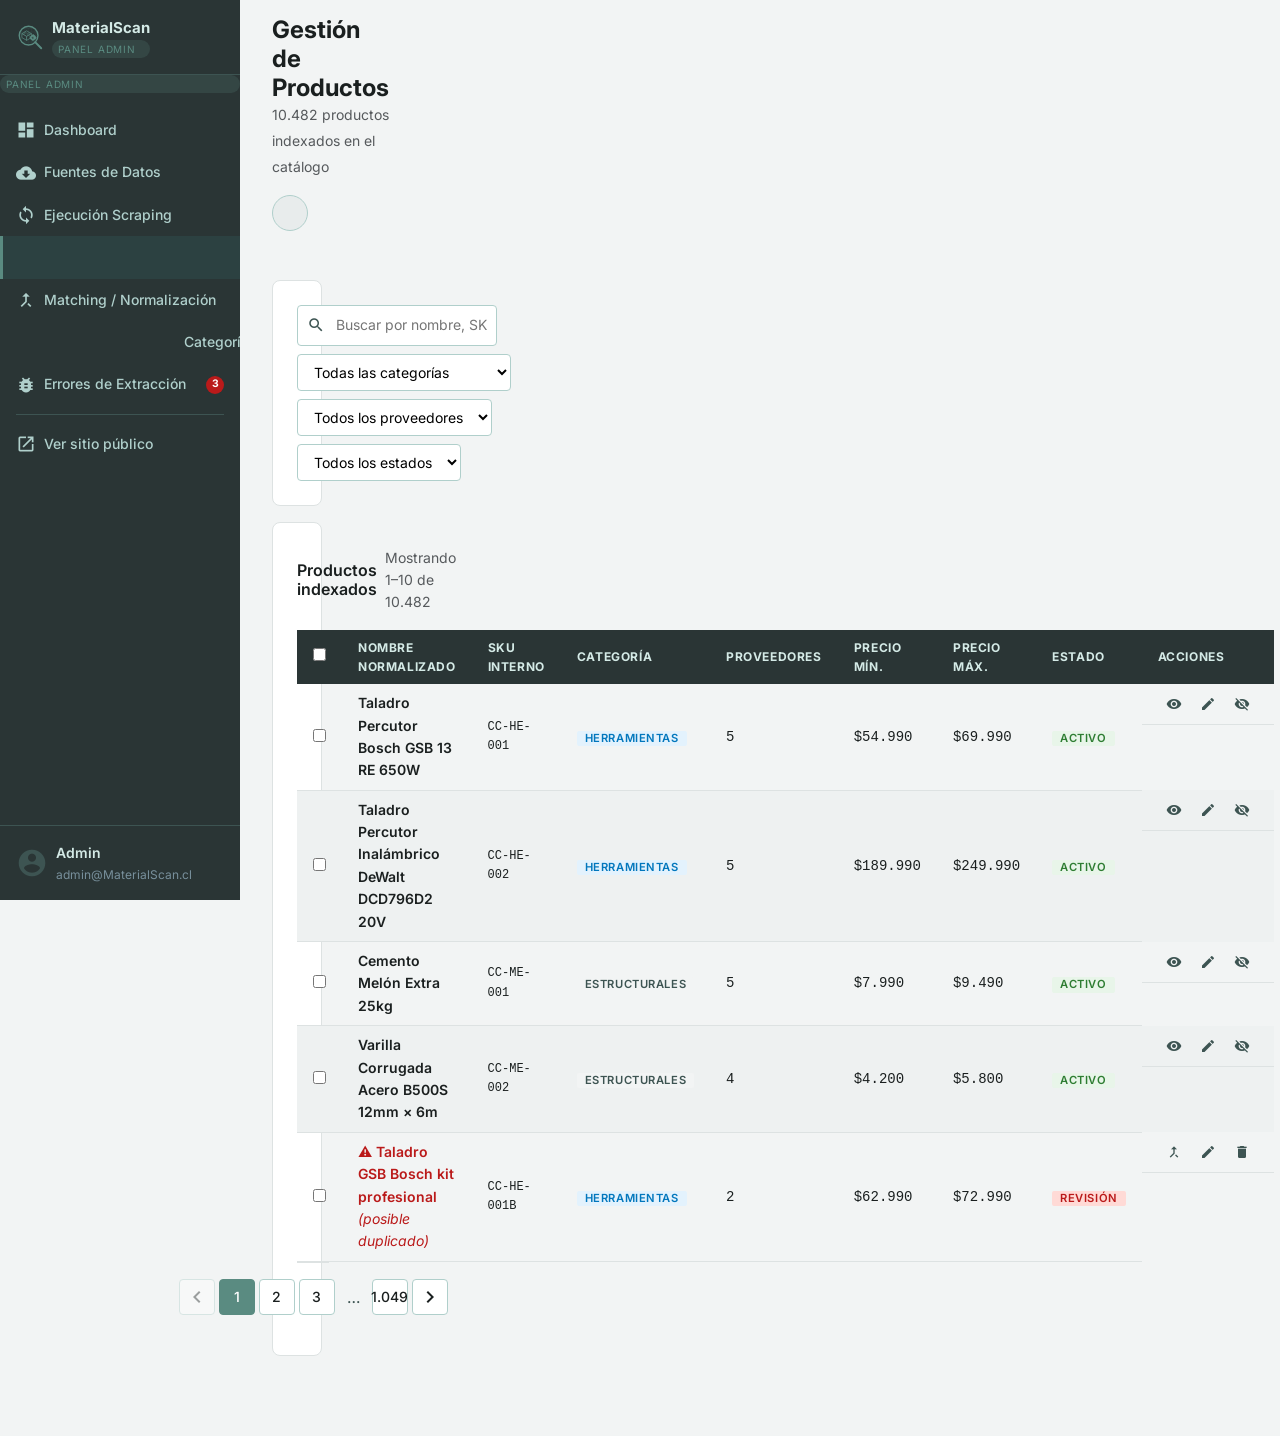
<file: admin/products.html>
<!DOCTYPE html>
<html lang="es">
<head>
  <meta charset="UTF-8" />
  <script>
    // Aplicar tema antes del primer pintado (evita parpadeo)
    (function(){
      var t = localStorage.getItem('cc-theme');
      if (!t) t = window.matchMedia('(prefers-color-scheme: dark)').matches ? 'dark' : 'light';
      document.documentElement.setAttribute('data-theme', t);
    })();
  </script>
  <meta name="viewport" content="width=device-width, initial-scale=1.0" />
  <title>Gestión de Productos — Admin MaterialScan</title>
  <meta name="robots" content="noindex" />
  <link rel="stylesheet" href="https://cdn.jsdelivr.net/npm/bootstrap@5.3.3/dist/css/bootstrap.min.css" />
  <link rel="stylesheet" href="https://fonts.googleapis.com/css2?family=Inter:wght@300;400;500;600;700&display=swap" />
  <link rel="stylesheet" href="https://fonts.googleapis.com/icon?family=Material+Icons" />
  <link rel="stylesheet" href="../assets/css/variables.css" />
  <link rel="stylesheet" href="../assets/css/main.css" />
  <link rel="stylesheet" href="../assets/css/admin.css" />
</head>
<body class="admin-body" id="admin-products-page">

  <aside class="admin-sidebar">
        <div class="sidebar-logo">
      <svg width="28" height="28" viewBox="0 0 100 100" fill="none" xmlns="http://www.w3.org/2000/svg" style="color:var(--primary-container);flex-shrink:0">
        <defs>
          <clipPath id="lens-clip-admin">
            <circle cx="45" cy="45" r="31" />
          </clipPath>
        </defs>
        <circle cx="45" cy="45" r="33.5" stroke="currentColor" stroke-width="5" />
        <line x1="68.5" y1="68.5" x2="90" y2="90" stroke="currentColor" stroke-width="7" stroke-linecap="round" />
        <g clip-path="url(#lens-clip-admin)">
          <path d="M10 20 H80 M10 32 H80 M10 44 H80 M10 56 H80 M10 68 H80 M20 10 V80 M32 10 V80 M44 10 V80 M56 10 V80 M68 10 V80" stroke="currentColor" stroke-width="1" opacity="0.35" />
          <polygon points="21,38 38,28 55,38 38,48" fill="var(--navbar-bg)" stroke="currentColor" stroke-width="2.5" stroke-linejoin="round" />
          <polygon points="21,38 38,48 38,62 21,52" fill="var(--navbar-bg)" stroke="currentColor" stroke-width="2.5" stroke-linejoin="round" />
          <polygon points="38,48 55,38 55,52 38,62" fill="var(--navbar-bg)" stroke="currentColor" stroke-width="2.5" stroke-linejoin="round" />
          <polygon points="27,36 33,32 37,34 31,38" fill="none" stroke="currentColor" stroke-width="1.5" />
          <polygon points="38,39 44,35 48,37 42,41" fill="none" stroke="currentColor" stroke-width="1.5" />
          <path d="M47,44 C47,49 50,50 53,48" stroke="currentColor" stroke-width="1.5" fill="none" />
          <path d="M51,49 L58,43 C60,41 63,41 65,43 L71,49 C73,51 73,54 71,56 L64,62 C62,64 59,64 57,62 L51,56 C49,54 49,51 51,49 Z" fill="currentColor" stroke="currentColor" stroke-width="1.5" stroke-linejoin="round" />
          <circle cx="55" cy="51" r="1" fill="var(--navbar-bg)" />
          <text x="60" y="56" fill="var(--navbar-bg)" font-family="system-ui, -apple-system, sans-serif" font-size="10" font-weight="900" text-anchor="middle" transform="rotate(8, 60, 56)">$</text>
        </g>
      </svg>
      <div><div class="logo-name">MaterialScan</div><div class="logo-badge">Panel Admin</div></div>
    </div><div class="logo-badge">Panel Admin</div></div></div>
    <nav class="sidebar-nav">
      <a href="dashboard.html" class="sidebar-link"><span class="material-icons">dashboard</span>Dashboard</a>
      <a href="sources.html" class="sidebar-link"><span class="material-icons">cloud_download</span>Fuentes de Datos</a>
      <a href="scraping.html" class="sidebar-link"><span class="material-icons">sync</span>Ejecución Scraping</a>
      <a href="products.html" class="sidebar-link active"><span class="material-icons">inventory_2</span>Productos</a>
      <a href="matching.html" class="sidebar-link"><span class="material-icons">merge_type</span>Matching / Normalización</a>
      <a href="categories-admin.html" class="sidebar-link"><span class="material-icons">category</span>Categorías</a>
      <a href="errors.html" class="sidebar-link"><span class="material-icons">bug_report</span>Errores de Extracción<span class="sidebar-badge">3</span></a>
      <div class="sidebar-divider"></div>
      <a href="../index.html" class="sidebar-link"><span class="material-icons">open_in_new</span>Ver sitio público</a>
    </nav>
    <div class="sidebar-user"><span class="material-icons">account_circle</span><div><div style="font-weight:600;font-size:0.875rem">Admin</div><div style="font-size:0.75rem;color:#78909c">admin@MaterialScan.cl</div></div></div>
  </aside>

  <div class="admin-main">
    <header class="admin-topbar">
      <div class="topbar-title">
        <h1>Gestión de Productos</h1>
        <span class="text-muted" style="font-size:0.875rem">10.482 productos indexados en el catálogo</span>
      </div>
      <div class="topbar-actions">
<button class="theme-toggle" id="theme-toggle-btn" aria-label="Cambiar modo de color" title="Modo oscuro`><span class="material-icons icon-light`>dark_mode</span><span class="material-icons icon-dark`>light_mode</span></button>

        <button class="btn btn-secondary" id="export-products-btn"><span class="material-icons">download</span>Exportar CSV</button>
      
</div>
    </header>

    <!-- Buscador y filtros -->
    <div class="admin-panel" id="panel-product-filters" style="margin-bottom:var(--space-md)">
      <div style="display:flex;gap:var(--space-sm);align-items:center;flex-wrap:wrap">
        <div style="flex:1;min-width:200px;position:relative">
          <span class="material-icons" style="position:absolute;left:10px;top:50%;transform:translateY(-50%);font-size:18px;color:var(--on-surface-variant)">search</span>
          <input type="text" id="product-search-input" placeholder="Buscar por nombre, SKU o marca…"
            style="width:100%;padding:8px 8px 8px 38px;border:1px solid var(--outline-variant);border-radius:var(--radius);font-family:var(--font-family);font-size:0.875rem;outline:none" />
        </div>
        <select id="filter-cat-products" style="padding:8px 12px;border:1px solid var(--outline-variant);border-radius:var(--radius);font-family:var(--font-family);font-size:0.875rem;background:var(--surface-container-lowest);outline:none">
          <option value="">Todas las categorías</option>
          <option value="estructurales">Materiales Estructurales</option>
          <option value="herramientas">Herramientas Eléctricas</option>
          <option value="fijaciones">Fijaciones y Tornillería</option>
          <option value="pinturas">Pinturas y Revestimientos</option>
        </select>
        <select id="filter-provider-products" style="padding:8px 12px;border:1px solid var(--outline-variant);border-radius:var(--radius);font-family:var(--font-family);font-size:0.875rem;background:var(--surface-container-lowest);outline:none">
          <option value="">Todos los proveedores</option>
          <option value="sodimac">Sodimac</option>
          <option value="easy">Easy</option>
          <option value="construmart">Construmart</option>
          <option value="homedepot">HomeDepot</option>
          <option value="imperial">Imperial</option>
        </select>
        <select id="filter-status-products" style="padding:8px 12px;border:1px solid var(--outline-variant);border-radius:var(--radius);font-family:var(--font-family);font-size:0.875rem;background:var(--surface-container-lowest);outline:none">
          <option value="">Todos los estados</option>
          <option value="active">Activo</option>
          <option value="hidden">Oculto</option>
          <option value="review">Requiere revisión</option>
        </select>
      </div>
    </div>

    <!-- Tabla de productos -->
    <div class="admin-panel" id="panel-products-table">
      <div class="panel-header">
        <h2 class="panel-title">Productos indexados</h2>
        <span class="text-muted" style="font-size:0.875rem">Mostrando 1–10 de 10.482</span>
      </div>
      <table class="table-compare admin-table" id="products-table">
        <thead>
          <tr>
            <th><input type="checkbox" id="select-all-products" title="Seleccionar todos" /></th>
            <th>Nombre normalizado</th>
            <th>SKU interno</th>
            <th>Categoría</th>
            <th>Proveedores</th>
            <th>Precio mín.</th>
            <th>Precio máx.</th>
            <th>Estado</th>
            <th>Acciones</th>
          </tr>
        </thead>
        <tbody id="products-tbody">
          <tr id="prod-row-1">
            <td><input type="checkbox" /></td>
            <td style="font-weight:600">Taladro Percutor Bosch GSB 13 RE 650W</td>
            <td class="font-mono" style="font-size:0.75rem">CC-HE-001</td>
            <td><span class="badge badge-info">Herramientas</span></td>
            <td class="font-mono">5</td>
            <td class="price-best font-mono">$54.990</td>
            <td class="font-mono">$69.990</td>
            <td><span class="badge badge-success">Activo</span></td>
            <td class="table-actions">
              <a href="../pages/product.html?id=bosch-gsb-13" class="btn btn-ghost btn-sm" title="Ver público" target="_blank"><span class="material-icons">visibility</span></a>
              <button class="btn btn-ghost btn-sm" title="Editar"><span class="material-icons">edit</span></button>
              <button class="btn btn-ghost btn-sm" title="Ocultar"><span class="material-icons">visibility_off</span></button>
            </td>
          </tr>
          <tr id="prod-row-2">
            <td><input type="checkbox" /></td>
            <td style="font-weight:600">Taladro Percutor Inalámbrico DeWalt DCD796D2 20V</td>
            <td class="font-mono" style="font-size:0.75rem">CC-HE-002</td>
            <td><span class="badge badge-info">Herramientas</span></td>
            <td class="font-mono">5</td>
            <td class="price-best font-mono">$189.990</td>
            <td class="font-mono">$249.990</td>
            <td><span class="badge badge-success">Activo</span></td>
            <td class="table-actions">
              <a href="../pages/product.html?id=dewalt-dcd796" class="btn btn-ghost btn-sm" target="_blank"><span class="material-icons">visibility</span></a>
              <button class="btn btn-ghost btn-sm"><span class="material-icons">edit</span></button>
              <button class="btn btn-ghost btn-sm"><span class="material-icons">visibility_off</span></button>
            </td>
          </tr>
          <tr id="prod-row-3">
            <td><input type="checkbox" /></td>
            <td style="font-weight:600">Cemento Melón Extra 25kg</td>
            <td class="font-mono" style="font-size:0.75rem">CC-ME-001</td>
            <td><span class="badge badge-secondary">Estructurales</span></td>
            <td class="font-mono">5</td>
            <td class="price-best font-mono">$7.990</td>
            <td class="font-mono">$9.490</td>
            <td><span class="badge badge-success">Activo</span></td>
            <td class="table-actions">
              <button class="btn btn-ghost btn-sm"><span class="material-icons">visibility</span></button>
              <button class="btn btn-ghost btn-sm"><span class="material-icons">edit</span></button>
              <button class="btn btn-ghost btn-sm"><span class="material-icons">visibility_off</span></button>
            </td>
          </tr>
          <tr id="prod-row-4">
            <td><input type="checkbox" /></td>
            <td style="font-weight:600">Varilla Corrugada Acero B500S 12mm × 6m</td>
            <td class="font-mono" style="font-size:0.75rem">CC-ME-002</td>
            <td><span class="badge badge-secondary">Estructurales</span></td>
            <td class="font-mono">4</td>
            <td class="price-best font-mono">$4.200</td>
            <td class="font-mono">$5.800</td>
            <td><span class="badge badge-success">Activo</span></td>
            <td class="table-actions">
              <button class="btn btn-ghost btn-sm"><span class="material-icons">visibility</span></button>
              <button class="btn btn-ghost btn-sm"><span class="material-icons">edit</span></button>
              <button class="btn btn-ghost btn-sm"><span class="material-icons">visibility_off</span></button>
            </td>
          </tr>
          <tr id="prod-row-5">
            <td><input type="checkbox" /></td>
            <td style="font-weight:600;color:var(--error)">⚠ Taladro GSB Bosch kit profesional <em style="font-weight:400;font-style:italic">(posible duplicado)</em></td>
            <td class="font-mono" style="font-size:0.75rem">CC-HE-001B</td>
            <td><span class="badge badge-info">Herramientas</span></td>
            <td class="font-mono">2</td>
            <td class="price-best font-mono">$62.990</td>
            <td class="font-mono">$72.990</td>
            <td><span class="badge" style="background:#ffdad6;color:var(--error)">Revisión</span></td>
            <td class="table-actions">
              <button class="btn btn-ghost btn-sm"><span class="material-icons">merge_type</span></button>
              <button class="btn btn-ghost btn-sm"><span class="material-icons">edit</span></button>
              <button class="btn btn-ghost btn-sm"><span class="material-icons">delete</span></button>
            </td>
          </tr>
        </tbody>
      </table>
      <!-- Paginación -->
      <div style="display:flex;justify-content:center;gap:4px;padding:var(--space-md);border-top:1px solid var(--surface-container-high)">
        <button class="page-btn" disabled><span class="material-icons">chevron_left</span></button>
        <button class="page-btn active">1</button>
        <button class="page-btn">2</button>
        <button class="page-btn">3</button>
        <span style="padding:0 8px;line-height:36px;color:var(--on-surface-variant)">…</span>
        <button class="page-btn">1.049</button>
        <button class="page-btn"><span class="material-icons">chevron_right</span></button>
      </div>
    </div>
  </div>

  <script src="https://cdn.jsdelivr.net/npm/bootstrap@5.3.3/dist/js/bootstrap.bundle.min.js"></script>
  <script src="../assets/js/main.js"></script>
  <script>
    document.getElementById('select-all-products')?.addEventListener('change', function() {
      document.querySelectorAll('#products-tbody input[type="checkbox"]').forEach(cb => cb.checked = this.checked);
    });
    document.getElementById('product-search-input')?.addEventListener('input', function() {
      const q = this.value.toLowerCase();
      document.querySelectorAll('#products-tbody tr').forEach(row => {
        row.style.display = row.textContent.toLowerCase().includes(q) ? '' : 'none';
      });
    });
    document.getElementById('export-products-btn')?.addEventListener('click', () => alert('Exportando CSV… (conectar con backend)'));
    // page-btn style
    const style = document.createElement('style');
    style.textContent = `.page-btn{min-width:36px;height:36px;display:inline-flex;align-items:center;justify-content:center;border:1px solid var(--outline-variant);border-radius:var(--radius);background:var(--surface-container-lowest);color:var(--on-surface);font-size:0.875rem;font-weight:500;cursor:pointer;transition:all 150ms ease}.page-btn:hover:not(:disabled){border-color:var(--primary-container);color:var(--primary-container)}.page-btn.active{background:var(--primary-container);color:var(--on-primary);border-color:var(--primary-container)}.page-btn:disabled{opacity:.4;cursor:not-allowed}`;
    document.head.appendChild(style);
  </script>
</body>
</html>
</file>
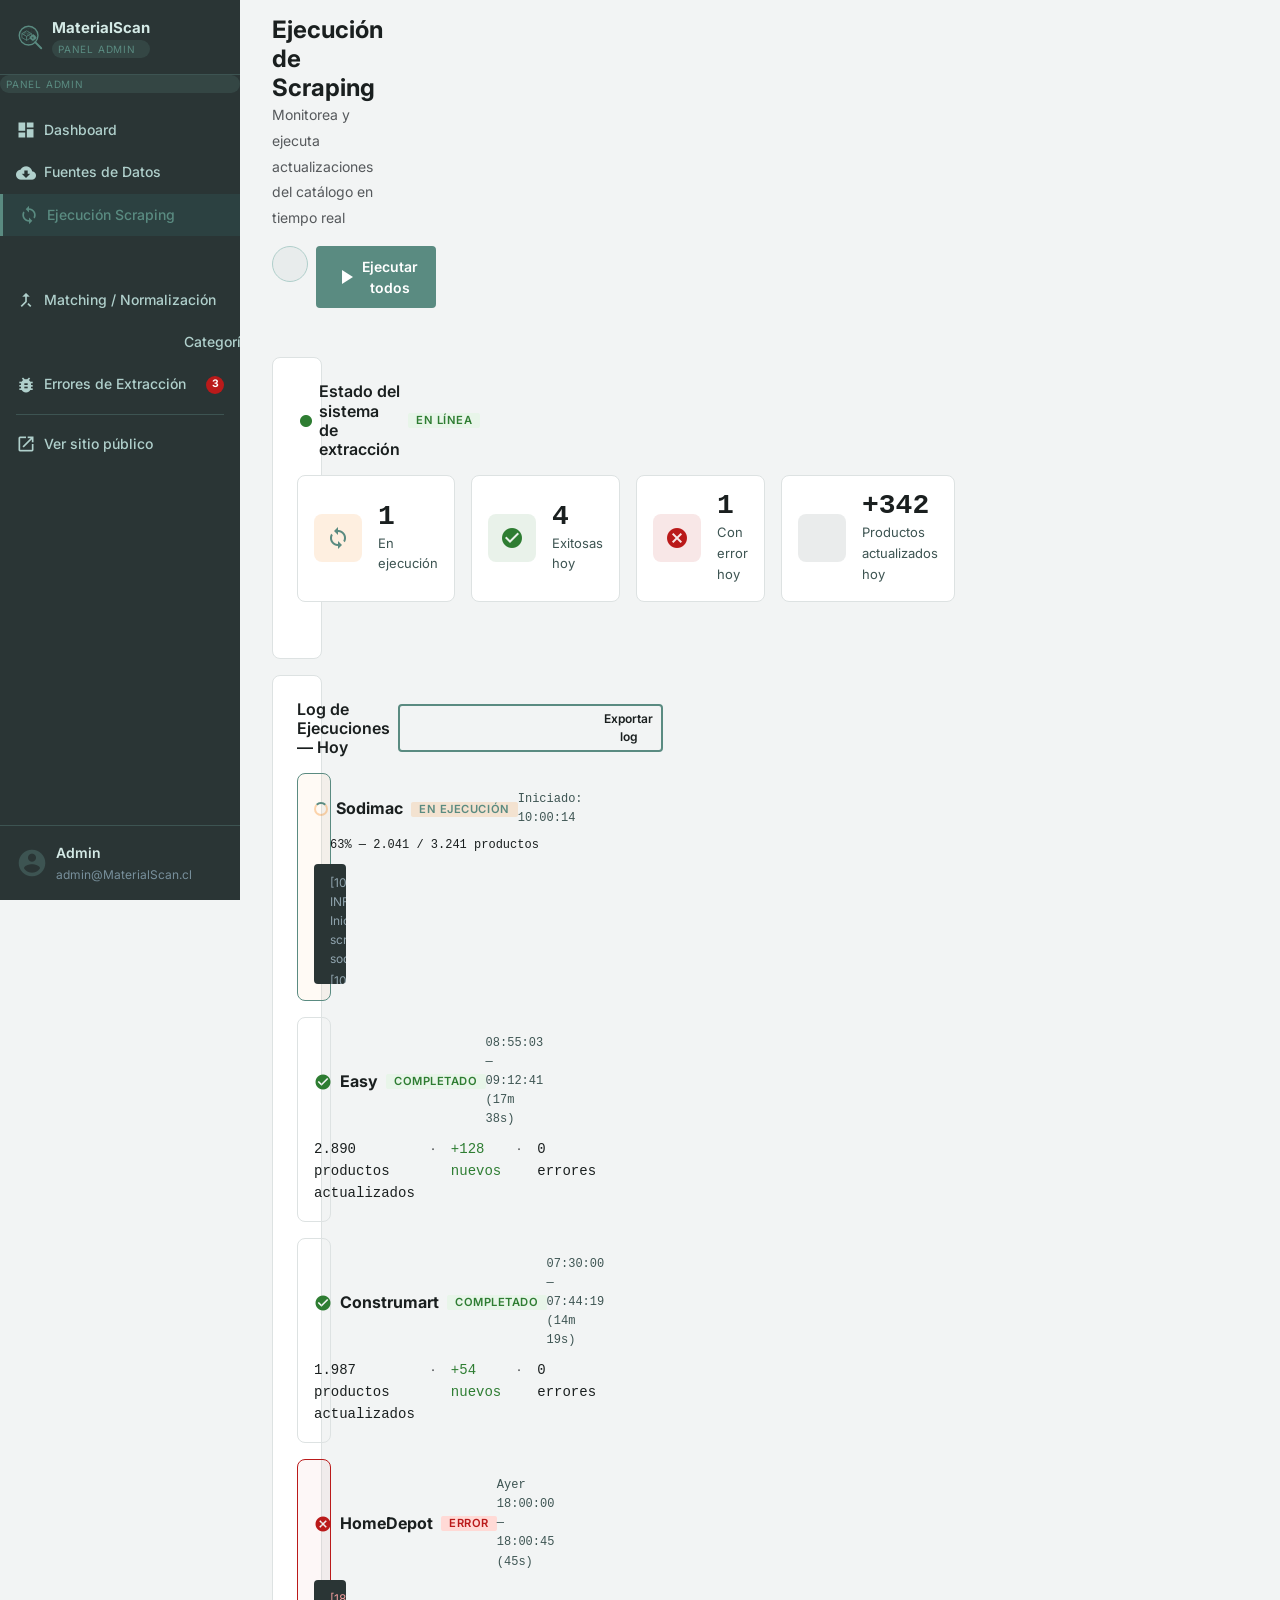
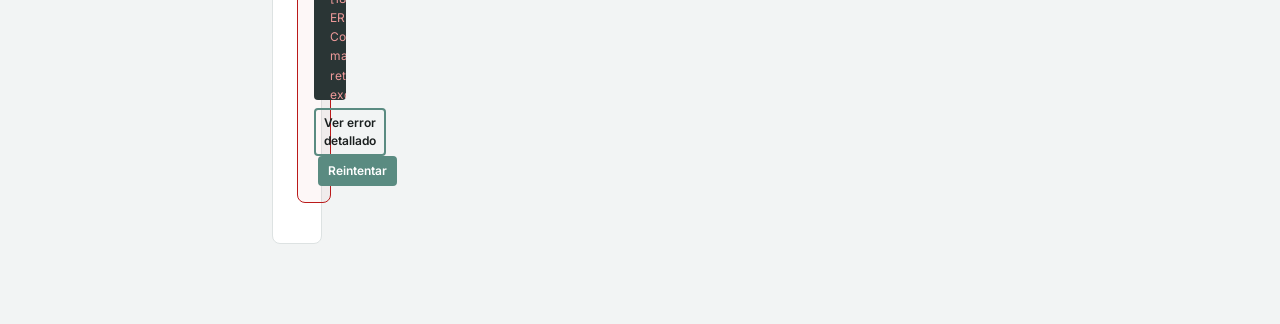
<file: admin/scraping.html>
<!DOCTYPE html>
<html lang="es">
<head>
  <meta charset="UTF-8" />
  <script>
    // Aplicar tema antes del primer pintado (evita parpadeo)
    (function(){
      var t = localStorage.getItem('cc-theme');
      if (!t) t = window.matchMedia('(prefers-color-scheme: dark)').matches ? 'dark' : 'light';
      document.documentElement.setAttribute('data-theme', t);
    })();
  </script>
  <meta name="viewport" content="width=device-width, initial-scale=1.0" />
  <title>Ejecución de Scraping — Admin MaterialScan</title>
  <meta name="robots" content="noindex" />
  <link rel="stylesheet" href="https://cdn.jsdelivr.net/npm/bootstrap@5.3.3/dist/css/bootstrap.min.css" />
  <link rel="stylesheet" href="https://fonts.googleapis.com/css2?family=Inter:wght@300;400;500;600;700&display=swap" />
  <link rel="stylesheet" href="https://fonts.googleapis.com/icon?family=Material+Icons" />
  <link rel="stylesheet" href="../assets/css/variables.css" />
  <link rel="stylesheet" href="../assets/css/main.css" />
  <link rel="stylesheet" href="../assets/css/admin.css" />
</head>
<body class="admin-body" id="admin-scraping-page">

  <aside class="admin-sidebar">
        <div class="sidebar-logo">
      <svg width="28" height="28" viewBox="0 0 100 100" fill="none" xmlns="http://www.w3.org/2000/svg" style="color:var(--primary-container);flex-shrink:0">
        <defs>
          <clipPath id="lens-clip-admin">
            <circle cx="45" cy="45" r="31" />
          </clipPath>
        </defs>
        <circle cx="45" cy="45" r="33.5" stroke="currentColor" stroke-width="5" />
        <line x1="68.5" y1="68.5" x2="90" y2="90" stroke="currentColor" stroke-width="7" stroke-linecap="round" />
        <g clip-path="url(#lens-clip-admin)">
          <path d="M10 20 H80 M10 32 H80 M10 44 H80 M10 56 H80 M10 68 H80 M20 10 V80 M32 10 V80 M44 10 V80 M56 10 V80 M68 10 V80" stroke="currentColor" stroke-width="1" opacity="0.35" />
          <polygon points="21,38 38,28 55,38 38,48" fill="var(--navbar-bg)" stroke="currentColor" stroke-width="2.5" stroke-linejoin="round" />
          <polygon points="21,38 38,48 38,62 21,52" fill="var(--navbar-bg)" stroke="currentColor" stroke-width="2.5" stroke-linejoin="round" />
          <polygon points="38,48 55,38 55,52 38,62" fill="var(--navbar-bg)" stroke="currentColor" stroke-width="2.5" stroke-linejoin="round" />
          <polygon points="27,36 33,32 37,34 31,38" fill="none" stroke="currentColor" stroke-width="1.5" />
          <polygon points="38,39 44,35 48,37 42,41" fill="none" stroke="currentColor" stroke-width="1.5" />
          <path d="M47,44 C47,49 50,50 53,48" stroke="currentColor" stroke-width="1.5" fill="none" />
          <path d="M51,49 L58,43 C60,41 63,41 65,43 L71,49 C73,51 73,54 71,56 L64,62 C62,64 59,64 57,62 L51,56 C49,54 49,51 51,49 Z" fill="currentColor" stroke="currentColor" stroke-width="1.5" stroke-linejoin="round" />
          <circle cx="55" cy="51" r="1" fill="var(--navbar-bg)" />
          <text x="60" y="56" fill="var(--navbar-bg)" font-family="system-ui, -apple-system, sans-serif" font-size="10" font-weight="900" text-anchor="middle" transform="rotate(8, 60, 56)">$</text>
        </g>
      </svg>
      <div><div class="logo-name">MaterialScan</div><div class="logo-badge">Panel Admin</div></div>
    </div><div class="logo-badge">Panel Admin</div></div></div>
    <nav class="sidebar-nav">
      <a href="dashboard.html" class="sidebar-link"><span class="material-icons">dashboard</span>Dashboard</a>
      <a href="sources.html" class="sidebar-link"><span class="material-icons">cloud_download</span>Fuentes de Datos</a>
      <a href="scraping.html" class="sidebar-link active"><span class="material-icons">sync</span>Ejecución Scraping</a>
      <a href="products.html" class="sidebar-link"><span class="material-icons">inventory_2</span>Productos</a>
      <a href="matching.html" class="sidebar-link"><span class="material-icons">merge_type</span>Matching / Normalización</a>
      <a href="categories-admin.html" class="sidebar-link"><span class="material-icons">category</span>Categorías</a>
      <a href="errors.html" class="sidebar-link"><span class="material-icons">bug_report</span>Errores de Extracción<span class="sidebar-badge">3</span></a>
      <div class="sidebar-divider"></div>
      <a href="../index.html" class="sidebar-link"><span class="material-icons">open_in_new</span>Ver sitio público</a>
    </nav>
    <div class="sidebar-user"><span class="material-icons">account_circle</span><div><div style="font-weight:600;font-size:0.875rem">Admin</div><div style="font-size:0.75rem;color:#78909c">admin@MaterialScan.cl</div></div></div>
  </aside>

  <div class="admin-main">
    <header class="admin-topbar">
      <div class="topbar-title">
        <h1>Ejecución de Scraping</h1>
        <span class="text-muted" style="font-size:0.875rem">Monitorea y ejecuta actualizaciones del catálogo en tiempo real</span>
      </div>
      <div class="topbar-actions">
<button class="theme-toggle" id="theme-toggle-btn" aria-label="Cambiar modo de color" title="Modo oscuro`><span class="material-icons icon-light`>dark_mode</span><span class="material-icons icon-dark`>light_mode</span></button>

        <button class="btn btn-secondary" id="stop-all-btn"><span class="material-icons">stop</span>Detener todo</button>
        <button class="btn btn-primary" id="run-all-btn"><span class="material-icons">play_arrow</span>Ejecutar todos</button>
      
</div>
    </header>

    <!-- Estado global -->
    <div class="admin-panel" id="panel-global-status" style="margin-bottom:var(--space-md)">
      <div class="panel-header">
        <h2 class="panel-title"><span class="material-icons" style="font-size:18px;color:#2e7d32">fiber_manual_record</span>Estado del sistema de extracción</h2>
        <span class="badge badge-success">En línea</span>
      </div>
      <div class="kpi-grid" style="grid-template-columns:repeat(4,1fr)">
        <div class="kpi-card">
          <div class="kpi-icon" style="background:rgba(245,124,0,0.12);color:var(--primary-container)"><span class="material-icons">sync</span></div>
          <div class="kpi-info"><div class="kpi-value font-mono">1</div><div class="kpi-label">En ejecución</div></div>
        </div>
        <div class="kpi-card">
          <div class="kpi-icon" style="background:rgba(46,125,50,0.1);color:#2e7d32"><span class="material-icons">check_circle</span></div>
          <div class="kpi-info"><div class="kpi-value font-mono">4</div><div class="kpi-label">Exitosas hoy</div></div>
        </div>
        <div class="kpi-card">
          <div class="kpi-icon" style="background:rgba(186,26,26,0.1);color:var(--error)"><span class="material-icons">cancel</span></div>
          <div class="kpi-info"><div class="kpi-value font-mono">1</div><div class="kpi-label">Con error hoy</div></div>
        </div>
        <div class="kpi-card">
          <div class="kpi-icon" style="background:rgba(84,96,103,0.12);color:var(--secondary)"><span class="material-icons">inventory_2</span></div>
          <div class="kpi-info"><div class="kpi-value font-mono">+342</div><div class="kpi-label">Productos actualizados hoy</div></div>
        </div>
      </div>
    </div>

    <!-- Log de ejecuciones -->
    <div class="admin-panel" id="panel-scraping-log">
      <div class="panel-header">
        <h2 class="panel-title">Log de Ejecuciones — Hoy</h2>
        <button class="btn btn-secondary btn-sm" id="export-log-btn"><span class="material-icons">download</span>Exportar log</button>
      </div>

      <!-- Ejecución activa (simulada) -->
      <div class="scraping-job running" id="job-sodimac-current">
        <div class="job-header">
          <div class="job-info">
            <span class="job-spinner"></span>
            <strong>Sodimac</strong>
            <span class="badge" style="background:rgba(245,124,0,0.15);color:var(--primary-container)">En ejecución</span>
          </div>
          <div class="job-meta font-mono">Iniciado: 10:00:14</div>
        </div>
        <div class="job-progress">
          <div class="progress-track">
            <div class="progress-fill" id="sodimac-progress" style="width:63%"></div>
          </div>
          <span class="progress-label font-mono">63% — 2.041 / 3.241 productos</span>
        </div>
        <div class="job-log-lines" id="job-log-sodimac">
          <div class="log-line info">[10:00:14] INFO  Iniciando scraping: sodimac.cl/construccion</div>
          <div class="log-line info">[10:00:15] INFO  Categoría: Materiales Estructurales — 842 productos encontrados</div>
          <div class="log-line info">[10:00:28] INFO  Categoría: Herramientas Eléctricas — 631 productos encontrados</div>
          <div class="log-line warn">[10:00:44] WARN  Imagen no disponible (404) — producto SKU: SOD-4892-A</div>
          <div class="log-line info">[10:00:52] INFO  Categoría: Fijaciones — 568 productos procesados</div>
        </div>
      </div>

      <!-- Ejecuciones completadas -->
      <div class="scraping-job success" id="job-easy-done">
        <div class="job-header">
          <div class="job-info">
            <span class="material-icons" style="color:#2e7d32;font-size:18px">check_circle</span>
            <strong>Easy</strong>
            <span class="badge badge-success">Completado</span>
          </div>
          <div class="job-meta font-mono">08:55:03 — 09:12:41 (17m 38s)</div>
        </div>
        <div class="job-summary">
          <span class="font-mono">2.890 productos actualizados</span>
          <span class="text-muted">·</span>
          <span style="color:#2e7d32" class="font-mono">+128 nuevos</span>
          <span class="text-muted">·</span>
          <span class="font-mono">0 errores</span>
        </div>
      </div>

      <div class="scraping-job success" id="job-construmart-done">
        <div class="job-header">
          <div class="job-info">
            <span class="material-icons" style="color:#2e7d32;font-size:18px">check_circle</span>
            <strong>Construmart</strong>
            <span class="badge badge-success">Completado</span>
          </div>
          <div class="job-meta font-mono">07:30:00 — 07:44:19 (14m 19s)</div>
        </div>
        <div class="job-summary">
          <span class="font-mono">1.987 productos actualizados</span>
          <span class="text-muted">·</span>
          <span style="color:#2e7d32" class="font-mono">+54 nuevos</span>
          <span class="text-muted">·</span>
          <span class="font-mono">0 errores</span>
        </div>
      </div>

      <div class="scraping-job error" id="job-homedepot-error">
        <div class="job-header">
          <div class="job-info">
            <span class="material-icons" style="color:var(--error);font-size:18px">cancel</span>
            <strong>HomeDepot</strong>
            <span class="badge" style="background:#ffdad6;color:var(--error)">Error</span>
          </div>
          <div class="job-meta font-mono">Ayer 18:00:00 — 18:00:45 (45s)</div>
        </div>
        <div class="job-log-lines">
          <div class="log-line error">[18:00:45] ERROR ConnectionTimeoutError: max retries exceeded (3/3)</div>
          <div class="log-line error">[18:00:45] ERROR Scraping abortado. Próximo reintento en 6h.</div>
        </div>
        <div style="margin-top:var(--space-sm)">
          <a href="errors.html" class="btn btn-sm btn-secondary">Ver error detallado</a>
          <button class="btn btn-sm btn-primary" style="margin-left:var(--space-xs)" id="retry-homedepot">Reintentar</button>
        </div>
      </div>

    </div><!-- /panel-scraping-log -->
  </div>

  <script src="https://cdn.jsdelivr.net/npm/bootstrap@5.3.3/dist/js/bootstrap.bundle.min.js"></script>
  <script src="../assets/js/main.js"></script>
  <script>
    // Simular avance de la barra de progreso
    const bar = document.getElementById('sodimac-progress');
    let pct = 63;
    const timer = setInterval(() => {
      if (pct >= 100) { clearInterval(timer); bar.parentElement.nextElementSibling.textContent = '100% — 3.241 / 3.241 productos'; return; }
      pct += 1;
      if(bar) bar.style.width = pct + '%';
    }, 800);

    document.getElementById('run-all-btn')?.addEventListener('click', () => alert('Ejecutando todos los scrapers (conectar con backend).'));
    document.getElementById('stop-all-btn')?.addEventListener('click', () => { clearInterval(timer); alert('Scrapers detenidos.'); });
    document.getElementById('retry-homedepot')?.addEventListener('click', () => alert('Reintentando HomeDepot…'));
  </script>
  <style>
    .scraping-job { border:1px solid var(--surface-container-high); border-radius:var(--radius-lg); padding:var(--space-md); margin-bottom:var(--space-md); }
    .scraping-job.running { border-color:var(--primary-container); background:rgba(245,124,0,0.04); }
    .scraping-job.error { border-color:var(--error); background:rgba(186,26,26,0.03); }
    .job-header { display:flex; align-items:center; justify-content:space-between; margin-bottom:var(--space-sm); }
    .job-info { display:flex; align-items:center; gap:var(--space-sm); }
    .job-meta { font-size:0.75rem; color:var(--on-surface-variant); }
    .job-progress { display:flex; align-items:center; gap:var(--space-md); margin-bottom:var(--space-sm); }
    .progress-track { flex:1; height:8px; background:var(--surface-container-high); border-radius:var(--radius-pill); overflow:hidden; }
    .progress-fill { height:100%; background:var(--primary-container); border-radius:var(--radius-pill); transition:width 0.8s ease; }
    .progress-label { font-size:0.75rem; white-space:nowrap; }
    .job-log-lines { background:var(--inverse-surface); border-radius:var(--radius); padding:var(--space-sm) var(--space-md); font-size:0.75rem; max-height:120px; overflow-y:auto; }
    .log-line { padding:1px 0; }
    .log-line.info { color:#90a4ae; }
    .log-line.warn { color:#ffb74d; }
    .log-line.error { color:#ef9a9a; }
    .job-summary { display:flex; gap:var(--space-md); font-size:0.875rem; }
    .job-spinner { display:inline-block; width:14px; height:14px; border:2px solid rgba(245,124,0,0.3); border-top-color:var(--primary-container); border-radius:50%; animation:spin 0.8s linear infinite; }
    @keyframes spin { to { transform:rotate(360deg); } }
  </style>
</body>
</html>
</file>
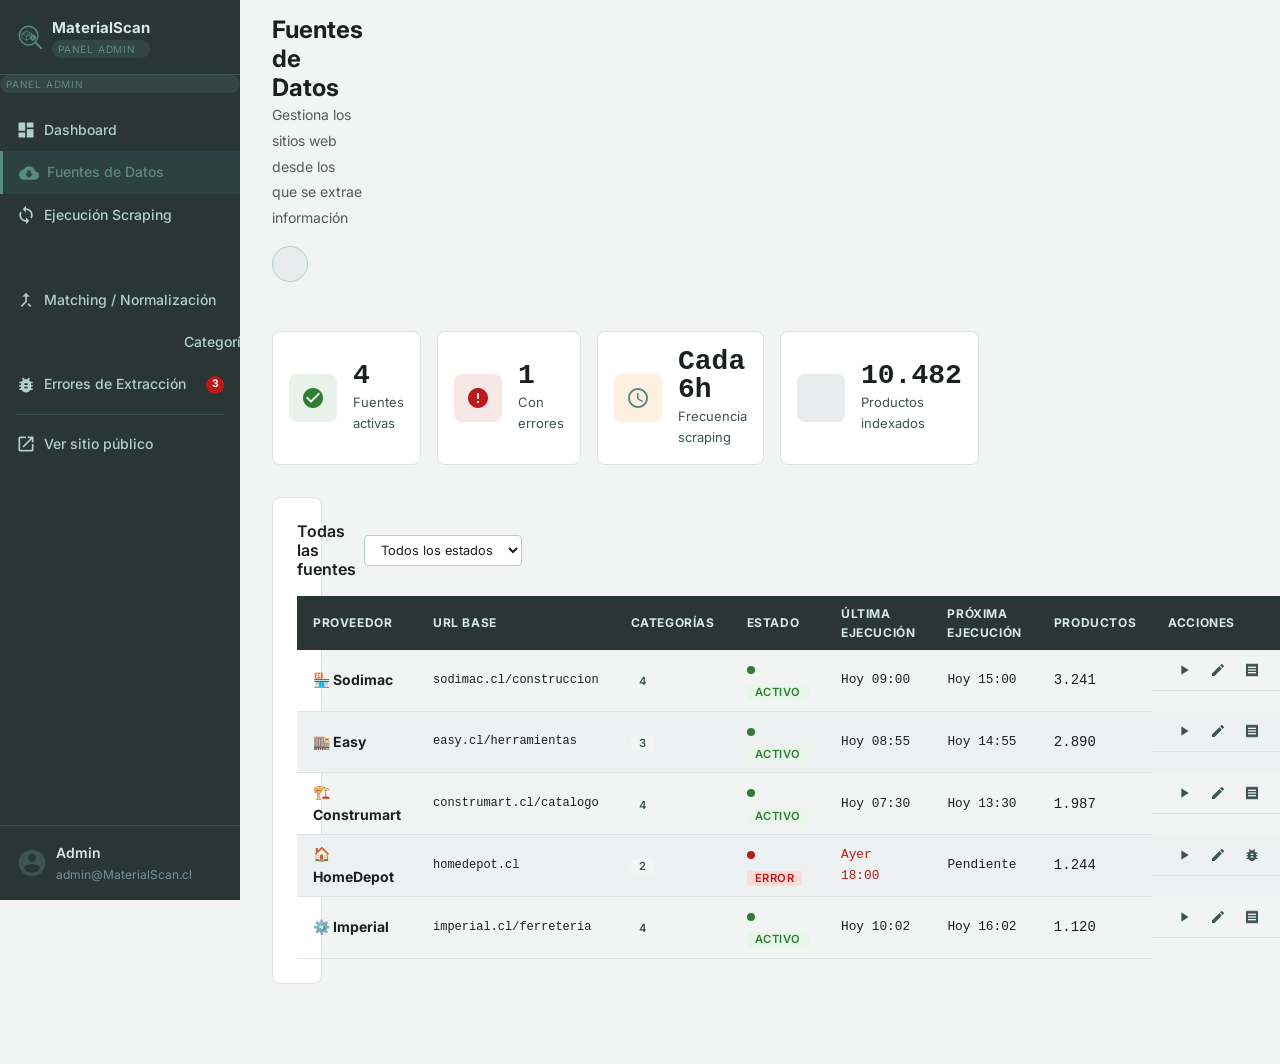
<file: admin/sources.html>
<!DOCTYPE html>
<html lang="es">
<head>
  <meta charset="UTF-8" />
  <script>
    // Aplicar tema antes del primer pintado (evita parpadeo)
    (function(){
      var t = localStorage.getItem('cc-theme');
      if (!t) t = window.matchMedia('(prefers-color-scheme: dark)').matches ? 'dark' : 'light';
      document.documentElement.setAttribute('data-theme', t);
    })();
  </script>
  <meta name="viewport" content="width=device-width, initial-scale=1.0" />
  <title>Fuentes de Datos — Admin MaterialScan</title>
  <meta name="robots" content="noindex" />
  <link rel="stylesheet" href="https://cdn.jsdelivr.net/npm/bootstrap@5.3.3/dist/css/bootstrap.min.css" />
  <link rel="stylesheet" href="https://fonts.googleapis.com/css2?family=Inter:wght@300;400;500;600;700&display=swap" />
  <link rel="stylesheet" href="https://fonts.googleapis.com/icon?family=Material+Icons" />
  <link rel="stylesheet" href="../assets/css/variables.css" />
  <link rel="stylesheet" href="../assets/css/main.css" />
  <link rel="stylesheet" href="../assets/css/admin.css" />
</head>
<body class="admin-body" id="admin-sources-page">

  <!-- SIDEBAR -->
  <aside class="admin-sidebar" id="admin-sidebar">
        <div class="sidebar-logo">
      <svg width="28" height="28" viewBox="0 0 100 100" fill="none" xmlns="http://www.w3.org/2000/svg" style="color:var(--primary-container);flex-shrink:0">
        <defs>
          <clipPath id="lens-clip-admin">
            <circle cx="45" cy="45" r="31" />
          </clipPath>
        </defs>
        <circle cx="45" cy="45" r="33.5" stroke="currentColor" stroke-width="5" />
        <line x1="68.5" y1="68.5" x2="90" y2="90" stroke="currentColor" stroke-width="7" stroke-linecap="round" />
        <g clip-path="url(#lens-clip-admin)">
          <path d="M10 20 H80 M10 32 H80 M10 44 H80 M10 56 H80 M10 68 H80 M20 10 V80 M32 10 V80 M44 10 V80 M56 10 V80 M68 10 V80" stroke="currentColor" stroke-width="1" opacity="0.35" />
          <polygon points="21,38 38,28 55,38 38,48" fill="var(--navbar-bg)" stroke="currentColor" stroke-width="2.5" stroke-linejoin="round" />
          <polygon points="21,38 38,48 38,62 21,52" fill="var(--navbar-bg)" stroke="currentColor" stroke-width="2.5" stroke-linejoin="round" />
          <polygon points="38,48 55,38 55,52 38,62" fill="var(--navbar-bg)" stroke="currentColor" stroke-width="2.5" stroke-linejoin="round" />
          <polygon points="27,36 33,32 37,34 31,38" fill="none" stroke="currentColor" stroke-width="1.5" />
          <polygon points="38,39 44,35 48,37 42,41" fill="none" stroke="currentColor" stroke-width="1.5" />
          <path d="M47,44 C47,49 50,50 53,48" stroke="currentColor" stroke-width="1.5" fill="none" />
          <path d="M51,49 L58,43 C60,41 63,41 65,43 L71,49 C73,51 73,54 71,56 L64,62 C62,64 59,64 57,62 L51,56 C49,54 49,51 51,49 Z" fill="currentColor" stroke="currentColor" stroke-width="1.5" stroke-linejoin="round" />
          <circle cx="55" cy="51" r="1" fill="var(--navbar-bg)" />
          <text x="60" y="56" fill="var(--navbar-bg)" font-family="system-ui, -apple-system, sans-serif" font-size="10" font-weight="900" text-anchor="middle" transform="rotate(8, 60, 56)">$</text>
        </g>
      </svg>
      <div><div class="logo-name">MaterialScan</div><div class="logo-badge">Panel Admin</div></div>
    </div><div class="logo-badge">Panel Admin</div></div>
    </div>
    <nav class="sidebar-nav">
      <a href="dashboard.html" class="sidebar-link" id="nav-dashboard"><span class="material-icons">dashboard</span>Dashboard</a>
      <a href="sources.html" class="sidebar-link active" id="nav-sources"><span class="material-icons">cloud_download</span>Fuentes de Datos</a>
      <a href="scraping.html" class="sidebar-link" id="nav-scraping"><span class="material-icons">sync</span>Ejecución Scraping</a>
      <a href="products.html" class="sidebar-link" id="nav-products"><span class="material-icons">inventory_2</span>Productos</a>
      <a href="matching.html" class="sidebar-link" id="nav-matching"><span class="material-icons">merge_type</span>Matching / Normalización</a>
      <a href="categories-admin.html" class="sidebar-link" id="nav-categories"><span class="material-icons">category</span>Categorías</a>
      <a href="errors.html" class="sidebar-link" id="nav-errors"><span class="material-icons">bug_report</span>Errores de Extracción<span class="sidebar-badge">3</span></a>
      <div class="sidebar-divider"></div>
      <a href="../index.html" class="sidebar-link"><span class="material-icons">open_in_new</span>Ver sitio público</a>
    </nav>
    <div class="sidebar-user">
      <span class="material-icons">account_circle</span>
      <div><div style="font-weight:600;font-size:0.875rem">Admin</div><div style="font-size:0.75rem;color:#78909c">admin@MaterialScan.cl</div></div>
    </div>
  </aside>

  <!-- MAIN -->
  <div class="admin-main">

    <header class="admin-topbar">
      <div class="topbar-title">
        <h1>Fuentes de Datos</h1>
        <span class="text-muted" style="font-size:0.875rem">Gestiona los sitios web desde los que se extrae información</span>
      </div>
      <div class="topbar-actions">
<button class="theme-toggle" id="theme-toggle-btn" aria-label="Cambiar modo de color" title="Modo oscuro`><span class="material-icons icon-light`>dark_mode</span><span class="material-icons icon-dark`>light_mode</span></button>

        <button class="btn btn-primary" id="add-source-btn">
          <span class="material-icons">add</span>
          Nueva Fuente
        </button>
      
</div>
    </header>

    <!-- KPIs rápidos -->
    <div class="kpi-grid" id="sources-kpis">
      <div class="kpi-card">
        <div class="kpi-icon" style="background:rgba(46,125,50,0.1);color:#2e7d32"><span class="material-icons">check_circle</span></div>
        <div class="kpi-info"><div class="kpi-value font-mono">4</div><div class="kpi-label">Fuentes activas</div></div>
      </div>
      <div class="kpi-card">
        <div class="kpi-icon" style="background:rgba(186,26,26,0.1);color:var(--error)"><span class="material-icons">error</span></div>
        <div class="kpi-info"><div class="kpi-value font-mono">1</div><div class="kpi-label">Con errores</div></div>
      </div>
      <div class="kpi-card">
        <div class="kpi-icon" style="background:rgba(245,124,0,0.12);color:var(--primary-container)"><span class="material-icons">schedule</span></div>
        <div class="kpi-info"><div class="kpi-value font-mono">Cada 6h</div><div class="kpi-label">Frecuencia scraping</div></div>
      </div>
      <div class="kpi-card">
        <div class="kpi-icon" style="background:rgba(72,98,110,0.12);color:var(--tertiary)"><span class="material-icons">inventory_2</span></div>
        <div class="kpi-info"><div class="kpi-value font-mono">10.482</div><div class="kpi-label">Productos indexados</div></div>
      </div>
    </div>

    <!-- Tabla de fuentes -->
    <div class="admin-panel" id="panel-sources-table">
      <div class="panel-header">
        <h2 class="panel-title">Todas las fuentes</h2>
        <div style="display:flex;gap:var(--space-sm)">
          <select class="sort-select" id="filter-status" style="font-size:0.8rem">
            <option value="all">Todos los estados</option>
            <option value="active">Activo</option>
            <option value="error">Error</option>
            <option value="paused">Pausado</option>
          </select>
        </div>
      </div>

      <table class="table-compare admin-table" id="sources-table">
        <thead>
          <tr>
            <th>Proveedor</th>
            <th>URL Base</th>
            <th>Categorías</th>
            <th>Estado</th>
            <th>Última ejecución</th>
            <th>Próxima ejecución</th>
            <th>Productos</th>
            <th>Acciones</th>
          </tr>
        </thead>
        <tbody id="sources-tbody">
          <tr id="source-sodimac">
            <td><strong>🏪 Sodimac</strong></td>
            <td class="font-mono" style="font-size:0.75rem">sodimac.cl/construccion</td>
            <td><span class="badge badge-secondary">4</span></td>
            <td><span class="status-dot active"></span><span class="badge badge-success">Activo</span></td>
            <td class="font-mono" style="font-size:0.8rem">Hoy 09:00</td>
            <td class="font-mono" style="font-size:0.8rem">Hoy 15:00</td>
            <td class="font-mono">3.241</td>
            <td class="table-actions">
              <button class="btn btn-ghost btn-sm" title="Ejecutar ahora"><span class="material-icons">play_arrow</span></button>
              <button class="btn btn-ghost btn-sm" title="Editar"><span class="material-icons">edit</span></button>
              <button class="btn btn-ghost btn-sm" title="Ver log"><span class="material-icons">receipt_long</span></button>
              <button class="btn btn-ghost btn-sm" title="Pausar"><span class="material-icons">pause</span></button>
            </td>
          </tr>
          <tr id="source-easy">
            <td><strong>🏬 Easy</strong></td>
            <td class="font-mono" style="font-size:0.75rem">easy.cl/herramientas</td>
            <td><span class="badge badge-secondary">3</span></td>
            <td><span class="status-dot active"></span><span class="badge badge-success">Activo</span></td>
            <td class="font-mono" style="font-size:0.8rem">Hoy 08:55</td>
            <td class="font-mono" style="font-size:0.8rem">Hoy 14:55</td>
            <td class="font-mono">2.890</td>
            <td class="table-actions">
              <button class="btn btn-ghost btn-sm"><span class="material-icons">play_arrow</span></button>
              <button class="btn btn-ghost btn-sm"><span class="material-icons">edit</span></button>
              <button class="btn btn-ghost btn-sm"><span class="material-icons">receipt_long</span></button>
              <button class="btn btn-ghost btn-sm"><span class="material-icons">pause</span></button>
            </td>
          </tr>
          <tr id="source-construmart">
            <td><strong>🏗️ Construmart</strong></td>
            <td class="font-mono" style="font-size:0.75rem">construmart.cl/catalogo</td>
            <td><span class="badge badge-secondary">4</span></td>
            <td><span class="status-dot active"></span><span class="badge badge-success">Activo</span></td>
            <td class="font-mono" style="font-size:0.8rem">Hoy 07:30</td>
            <td class="font-mono" style="font-size:0.8rem">Hoy 13:30</td>
            <td class="font-mono">1.987</td>
            <td class="table-actions">
              <button class="btn btn-ghost btn-sm"><span class="material-icons">play_arrow</span></button>
              <button class="btn btn-ghost btn-sm"><span class="material-icons">edit</span></button>
              <button class="btn btn-ghost btn-sm"><span class="material-icons">receipt_long</span></button>
              <button class="btn btn-ghost btn-sm"><span class="material-icons">pause</span></button>
            </td>
          </tr>
          <tr id="source-homedepot">
            <td><strong>🏠 HomeDepot</strong></td>
            <td class="font-mono" style="font-size:0.75rem">homedepot.cl</td>
            <td><span class="badge badge-secondary">2</span></td>
            <td><span class="status-dot error"></span><span class="badge" style="background:#ffdad6;color:var(--error)">Error</span></td>
            <td class="font-mono" style="font-size:0.8rem;color:var(--error)">Ayer 18:00</td>
            <td class="font-mono" style="font-size:0.8rem">Pendiente</td>
            <td class="font-mono">1.244</td>
            <td class="table-actions">
              <button class="btn btn-ghost btn-sm"><span class="material-icons">play_arrow</span></button>
              <button class="btn btn-ghost btn-sm"><span class="material-icons">edit</span></button>
              <button class="btn btn-ghost btn-sm"><span class="material-icons">bug_report</span></button>
              <button class="btn btn-ghost btn-sm"><span class="material-icons">pause</span></button>
            </td>
          </tr>
          <tr id="source-imperial">
            <td><strong>⚙️ Imperial</strong></td>
            <td class="font-mono" style="font-size:0.75rem">imperial.cl/ferreteria</td>
            <td><span class="badge badge-secondary">4</span></td>
            <td><span class="status-dot active"></span><span class="badge badge-success">Activo</span></td>
            <td class="font-mono" style="font-size:0.8rem">Hoy 10:02</td>
            <td class="font-mono" style="font-size:0.8rem">Hoy 16:02</td>
            <td class="font-mono">1.120</td>
            <td class="table-actions">
              <button class="btn btn-ghost btn-sm"><span class="material-icons">play_arrow</span></button>
              <button class="btn btn-ghost btn-sm"><span class="material-icons">edit</span></button>
              <button class="btn btn-ghost btn-sm"><span class="material-icons">receipt_long</span></button>
              <button class="btn btn-ghost btn-sm"><span class="material-icons">pause</span></button>
            </td>
          </tr>
        </tbody>
      </table>
    </div>

    <!-- Modal nueva fuente (simplificado) -->
    <div class="sources-modal hidden" id="add-source-modal">
      <div class="sources-modal-card" id="add-source-card">
        <div class="panel-header">
          <h2 class="panel-title">Nueva Fuente de Datos</h2>
          <button class="btn btn-ghost btn-sm" id="close-modal-btn"><span class="material-icons">close</span></button>
        </div>
        <form class="source-form" id="source-form">
          <div class="form-row">
            <label for="sf-name">Nombre del proveedor</label>
            <input type="text" id="sf-name" placeholder="Ej: Falabella Home" />
          </div>
          <div class="form-row">
            <label for="sf-url">URL base del catálogo</label>
            <input type="text" id="sf-url" placeholder="https://www.proveedor.cl/construccion" />
          </div>
          <div class="form-row">
            <label for="sf-freq">Frecuencia de actualización</label>
            <select id="sf-freq">
              <option value="6h">Cada 6 horas</option>
              <option value="12h">Cada 12 horas</option>
              <option value="24h">Una vez al día</option>
              <option value="manual">Manual</option>
            </select>
          </div>
          <div class="form-row">
            <label>Categorías a extraer</label>
            <div class="form-checkboxes">
              <label><input type="checkbox" value="estructurales" /> Materiales Estructurales</label>
              <label><input type="checkbox" value="herramientas" /> Herramientas Eléctricas</label>
              <label><input type="checkbox" value="fijaciones" /> Fijaciones y Tornillería</label>
              <label><input type="checkbox" value="pinturas" /> Pinturas y Revestimientos</label>
            </div>
          </div>
          <div style="display:flex;gap:var(--space-sm);justify-content:flex-end;margin-top:var(--space-lg)">
            <button type="button" class="btn btn-secondary" id="cancel-modal-btn">Cancelar</button>
            <button type="submit" class="btn btn-primary">Guardar fuente</button>
          </div>
        </form>
      </div>
    </div>

  </div><!-- /admin-main -->

  <script src="https://cdn.jsdelivr.net/npm/bootstrap@5.3.3/dist/js/bootstrap.bundle.min.js"></script>
  <script src="../assets/js/main.js"></script>
  <script src="../assets/js/admin.js"></script>
  <script>
    // Modal
    document.getElementById('add-source-btn')?.addEventListener('click', () =>
      document.getElementById('add-source-modal')?.classList.remove('hidden'));
    ['close-modal-btn','cancel-modal-btn'].forEach(id =>
      document.getElementById(id)?.addEventListener('click', () =>
        document.getElementById('add-source-modal')?.classList.add('hidden')));
    document.getElementById('source-form')?.addEventListener('submit', e => {
      e.preventDefault();
      alert('Fuente guardada (conectar con backend).');
      document.getElementById('add-source-modal')?.classList.add('hidden');
    });
  </script>
  <style>
    .sort-select { padding:6px 12px; border:1px solid var(--outline-variant); border-radius:var(--radius); font-family:var(--font-family); background:var(--surface-container-lowest); color:var(--on-surface); outline:none; }
    .sources-modal { position:fixed; inset:0; background:rgba(0,0,0,0.5); display:flex; align-items:center; justify-content:center; z-index:2000; }
    .sources-modal.hidden { display:none; }
    .sources-modal-card { background:var(--surface-container-lowest); border-radius:var(--radius-lg); padding:var(--space-xl); width:100%; max-width:520px; box-shadow:var(--shadow-modal); }
    .source-form { display:flex; flex-direction:column; gap:var(--space-md); margin-top:var(--space-md); }
    .form-row { display:flex; flex-direction:column; gap:var(--space-xs); }
    .form-row label { font-size:0.875rem; font-weight:600; }
    .form-row input, .form-row select { padding:var(--space-sm) var(--space-md); border:1px solid var(--outline-variant); border-radius:var(--radius); font-family:var(--font-family); font-size:0.9rem; outline:none; }
    .form-row input:focus, .form-row select:focus { border-color:var(--primary-container); }
    .form-checkboxes { display:flex; flex-direction:column; gap:var(--space-xs); }
    .form-checkboxes label { display:flex; align-items:center; gap:var(--space-sm); font-size:0.875rem; font-weight:400; cursor:pointer; }
    .form-checkboxes input { accent-color:var(--primary-container); }
  </style>
</body>
</html>
</file>
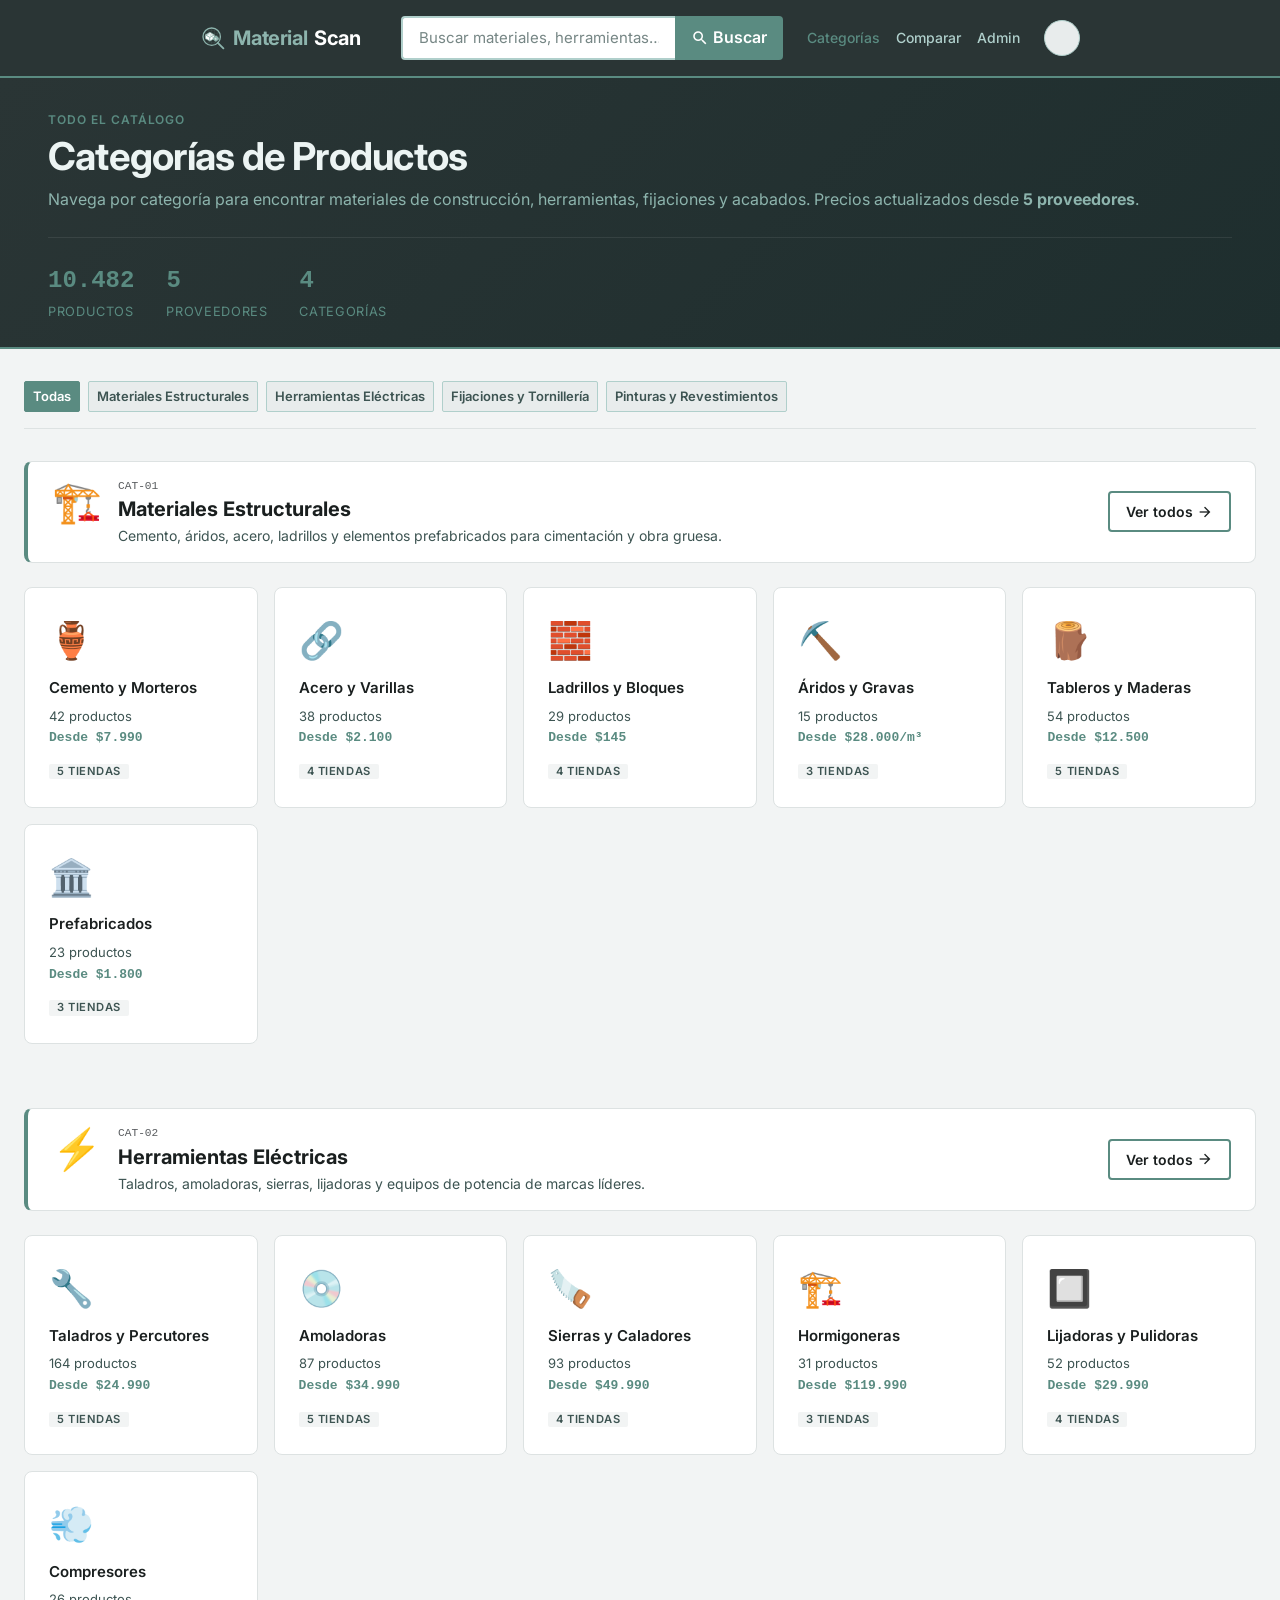
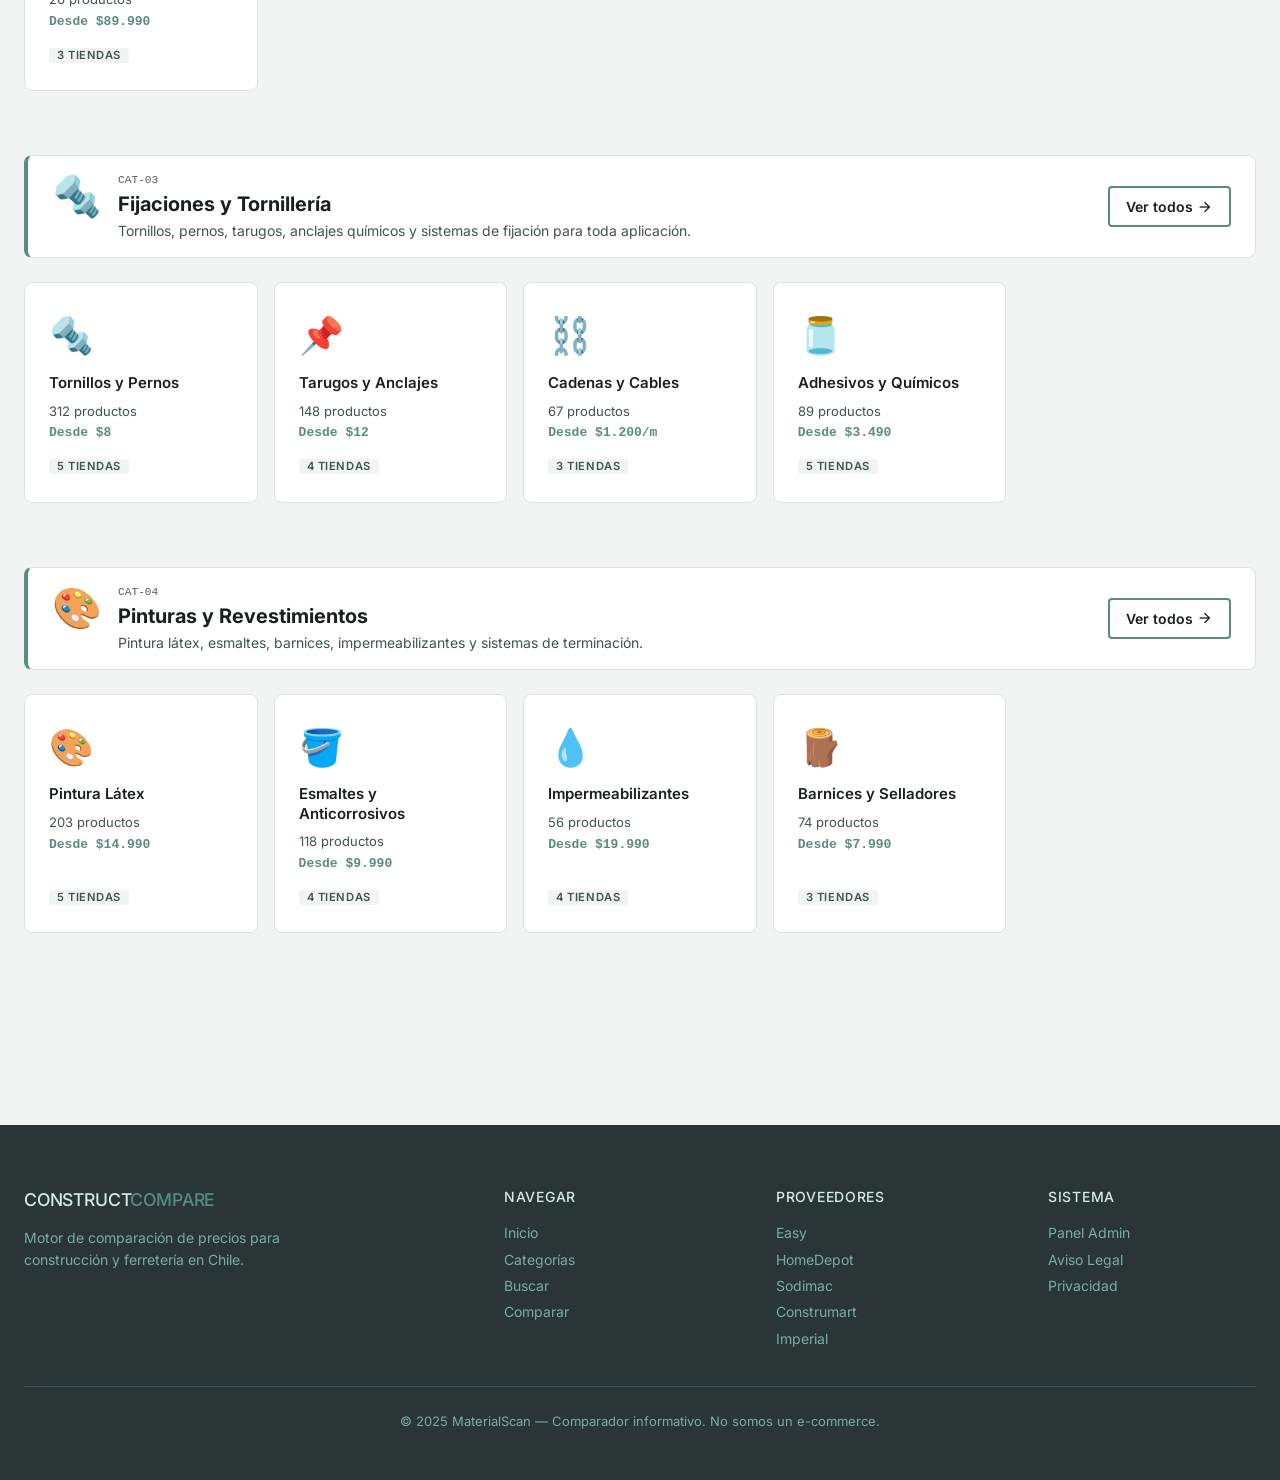
<file: pages/categories.html>
<!DOCTYPE html>
<html lang="es">
<head>
  <meta charset="UTF-8" />
  <script>
    // Aplicar tema antes del primer pintado (evita parpadeo)
    (function(){
      var t = localStorage.getItem('cc-theme');
      if (!t) t = window.matchMedia('(prefers-color-scheme: dark)').matches ? 'dark' : 'light';
      document.documentElement.setAttribute('data-theme', t);
    })();
  </script>
  <meta name="viewport" content="width=device-width, initial-scale=1.0" />
  <title>Categorías — MaterialScan</title>
  <meta name="description" content="Explora todas las categorías de materiales de construcción, herramientas eléctricas, fijaciones y pinturas. Compara precios entre múltiples proveedores." />
  <link rel="stylesheet" href="https://cdn.jsdelivr.net/npm/bootstrap@5.3.3/dist/css/bootstrap.min.css" />
  <link rel="stylesheet" href="https://fonts.googleapis.com/css2?family=Inter:wght@300;400;500;600;700&display=swap" />
  <link rel="stylesheet" href="https://fonts.googleapis.com/icon?family=Material+Icons" />
  <link rel="stylesheet" href="../assets/css/variables.css" />
  <link rel="stylesheet" href="../assets/css/main.css" />
  <link rel="stylesheet" href="../assets/css/categories.css" />
</head>
<body>

  <!-- NAVBAR -->
  <nav class="navbar" id="main-navbar">
    <div class="navbar-inner">
      <a href="../index.html" class="navbar-brand">
        <svg width="26" height="26" viewBox="0 0 100 100" fill="none" xmlns="http://www.w3.org/2000/svg" style="flex-shrink:0">
          <defs>
            <clipPath id="lens-clip">
              <circle cx="45" cy="45" r="31" />
            </clipPath>
          </defs>
          <circle cx="45" cy="45" r="33.5" stroke="currentColor" stroke-width="5" />
          <line x1="68.5" y1="68.5" x2="90" y2="90" stroke="currentColor" stroke-width="7" stroke-linecap="round" />
          <g clip-path="url(#lens-clip)">
            <path d="M10 20 H80 M10 32 H80 M10 44 H80 M10 56 H80 M10 68 H80 M20 10 V80 M32 10 V80 M44 10 V80 M56 10 V80 M68 10 V80" stroke="currentColor" stroke-width="1" opacity="0.35" />
            <polygon points="21,38 38,28 55,38 38,48" fill="var(--surface-container-lowest)" stroke="currentColor" stroke-width="2.5" stroke-linejoin="round" />
            <polygon points="21,38 38,48 38,62 21,52" fill="var(--surface-container-lowest)" stroke="currentColor" stroke-width="2.5" stroke-linejoin="round" />
            <polygon points="38,48 55,38 55,52 38,62" fill="var(--surface-container-lowest)" stroke="currentColor" stroke-width="2.5" stroke-linejoin="round" />
            <polygon points="27,36 33,32 37,34 31,38" fill="none" stroke="currentColor" stroke-width="1.5" />
            <polygon points="38,39 44,35 48,37 42,41" fill="none" stroke="currentColor" stroke-width="1.5" />
            <path d="M47,44 C47,49 50,50 53,48" stroke="currentColor" stroke-width="1.5" fill="none" />
            <path d="M51,49 L58,43 C60,41 63,41 65,43 L71,49 C73,51 73,54 71,56 L64,62 C62,64 59,64 57,62 L51,56 C49,54 49,51 51,49 Z" fill="currentColor" stroke="currentColor" stroke-width="1.5" stroke-linejoin="round" />
            <circle cx="55" cy="51" r="1" fill="var(--background)" />
            <text x="60" y="56" fill="var(--background)" font-family="system-ui, -apple-system, sans-serif" font-size="10" font-weight="900" text-anchor="middle" transform="rotate(8, 60, 56)">$</text>
          </g>
        </svg>
        Material<span>Scan</span>
      </a>
      <form class="navbar-search" action="search.html" method="get">
        <input type="text" name="q" id="search-input" placeholder="Buscar materiales, herramientas…" autocomplete="off" />
        <button type="submit" class="btn-search">
          <span class="material-icons" style="font-size:18px">search</span>
          Buscar
        </button>
      </form>
      <nav class="navbar-links">
        <a href="categories.html" class="active">Categorías</a>
        <a href="compare.html">Comparar</a>
        <a href="../admin/dashboard.html">Admin</a>
      </nav>
      <button class="theme-toggle" id="theme-toggle-btn"
              aria-label="Cambiar modo de color" title="Modo oscuro">
        <span class="material-icons icon-light">dark_mode</span>
        <span class="material-icons icon-dark">light_mode</span>
      </button>
</div>
</nav>

  <!-- PAGE HEADER -->
  <section class="cat-page-header" id="cat-page-header">
    <div class="container">
      <div class="cat-header-content">
        <span class="label">Todo el catálogo</span>
        <h1 class="cat-header-title">Categorías de Productos</h1>
        <p class="cat-header-sub">
          Navega por categoría para encontrar materiales de construcción, herramientas, fijaciones y acabados.
          Precios actualizados desde <strong>5 proveedores</strong>.
        </p>
      </div>
      <!-- Stats rápidas -->
      <div class="cat-header-stats">
        <div class="cat-stat"><span class="font-mono" style="font-size:1.5rem;font-weight:700;color:var(--primary-container)">10.482</span><span>Productos</span></div>
        <div class="cat-stat"><span class="font-mono" style="font-size:1.5rem;font-weight:700;color:var(--primary-container)">5</span><span>Proveedores</span></div>
        <div class="cat-stat"><span class="font-mono" style="font-size:1.5rem;font-weight:700;color:var(--primary-container)">4</span><span>Categorías</span></div>
      </div>
    </div>
  </section>

  <!-- MAIN CONTENT -->
  <main class="container cat-main" id="cat-main">

    <!-- Filtro rápido de categorías -->
    <div class="cat-filter-bar" id="cat-filter-bar">
      <button class="category-chip active" data-cat="all" id="filter-all">Todas</button>
      <button class="category-chip" data-cat="estructurales" id="filter-estructurales">Materiales Estructurales</button>
      <button class="category-chip" data-cat="herramientas" id="filter-herramientas">Herramientas Eléctricas</button>
      <button class="category-chip" data-cat="fijaciones" id="filter-fijaciones">Fijaciones y Tornillería</button>
      <button class="category-chip" data-cat="pinturas" id="filter-pinturas">Pinturas y Revestimientos</button>
    </div>

    <!-- ═══ CAT 01 — MATERIALES ESTRUCTURALES ═══ -->
    <section class="cat-section" id="cat-estructurales" data-cat="estructurales">
      <div class="cat-section-header">
        <div class="cat-section-icon">🏗️</div>
        <div>
          <div class="cat-section-code text-muted font-mono">CAT-01</div>
          <h2 class="cat-section-name">Materiales Estructurales</h2>
          <p class="cat-section-desc">Cemento, áridos, acero, ladrillos y elementos prefabricados para cimentación y obra gruesa.</p>
        </div>
        <a href="search.html?cat=materiales-estructurales" class="btn btn-secondary ml-auto" id="see-all-estructurales">
          Ver todos <span class="material-icons" style="font-size:16px">arrow_forward</span>
        </a>
      </div>
      <div class="subcat-grid">

        <a href="search.html?cat=materiales-estructurales&sub=cemento" class="subcat-card" id="subcat-cemento">
          <div class="subcat-thumb">🏺</div>
          <h3 class="subcat-name">Cemento y Morteros</h3>
          <div class="subcat-meta">
            <span class="subcat-count">42 productos</span>
            <span class="subcat-price">Desde $7.990</span>
          </div>
          <div class="subcat-providers">
            <span class="badge badge-secondary">5 tiendas</span>
          </div>
        </a>

        <a href="search.html?cat=materiales-estructurales&sub=acero" class="subcat-card" id="subcat-acero">
          <div class="subcat-thumb">🔗</div>
          <h3 class="subcat-name">Acero y Varillas</h3>
          <div class="subcat-meta">
            <span class="subcat-count">38 productos</span>
            <span class="subcat-price">Desde $2.100</span>
          </div>
          <div class="subcat-providers">
            <span class="badge badge-secondary">4 tiendas</span>
          </div>
        </a>

        <a href="search.html?cat=materiales-estructurales&sub=ladrillos" class="subcat-card" id="subcat-ladrillos">
          <div class="subcat-thumb">🧱</div>
          <h3 class="subcat-name">Ladrillos y Bloques</h3>
          <div class="subcat-meta">
            <span class="subcat-count">29 productos</span>
            <span class="subcat-price">Desde $145</span>
          </div>
          <div class="subcat-providers">
            <span class="badge badge-secondary">4 tiendas</span>
          </div>
        </a>

        <a href="search.html?cat=materiales-estructurales&sub=aridos" class="subcat-card" id="subcat-aridos">
          <div class="subcat-thumb">⛏️</div>
          <h3 class="subcat-name">Áridos y Gravas</h3>
          <div class="subcat-meta">
            <span class="subcat-count">15 productos</span>
            <span class="subcat-price">Desde $28.000/m³</span>
          </div>
          <div class="subcat-providers">
            <span class="badge badge-secondary">3 tiendas</span>
          </div>
        </a>

        <a href="search.html?cat=materiales-estructurales&sub=tableros" class="subcat-card" id="subcat-tableros">
          <div class="subcat-thumb">🪵</div>
          <h3 class="subcat-name">Tableros y Maderas</h3>
          <div class="subcat-meta">
            <span class="subcat-count">54 productos</span>
            <span class="subcat-price">Desde $12.500</span>
          </div>
          <div class="subcat-providers">
            <span class="badge badge-secondary">5 tiendas</span>
          </div>
        </a>

        <a href="search.html?cat=materiales-estructurales&sub=prefabricados" class="subcat-card" id="subcat-prefab">
          <div class="subcat-thumb">🏛️</div>
          <h3 class="subcat-name">Prefabricados</h3>
          <div class="subcat-meta">
            <span class="subcat-count">23 productos</span>
            <span class="subcat-price">Desde $1.800</span>
          </div>
          <div class="subcat-providers">
            <span class="badge badge-secondary">3 tiendas</span>
          </div>
        </a>

      </div>
    </section>

    <!-- ═══ CAT 02 — HERRAMIENTAS ELÉCTRICAS ═══ -->
    <section class="cat-section" id="cat-herramientas" data-cat="herramientas">
      <div class="cat-section-header">
        <div class="cat-section-icon">⚡</div>
        <div>
          <div class="cat-section-code text-muted font-mono">CAT-02</div>
          <h2 class="cat-section-name">Herramientas Eléctricas</h2>
          <p class="cat-section-desc">Taladros, amoladoras, sierras, lijadoras y equipos de potencia de marcas líderes.</p>
        </div>
        <a href="search.html?cat=herramientas-electricas" class="btn btn-secondary ml-auto" id="see-all-herramientas">
          Ver todos <span class="material-icons" style="font-size:16px">arrow_forward</span>
        </a>
      </div>
      <div class="subcat-grid">

        <a href="search.html?cat=herramientas-electricas&sub=taladros" class="subcat-card" id="subcat-taladros">
          <div class="subcat-thumb">🔧</div>
          <h3 class="subcat-name">Taladros y Percutores</h3>
          <div class="subcat-meta">
            <span class="subcat-count">164 productos</span>
            <span class="subcat-price">Desde $24.990</span>
          </div>
          <div class="subcat-providers">
            <span class="badge badge-secondary">5 tiendas</span>
          </div>
        </a>

        <a href="search.html?cat=herramientas-electricas&sub=amoladoras" class="subcat-card" id="subcat-amoladoras">
          <div class="subcat-thumb">💿</div>
          <h3 class="subcat-name">Amoladoras</h3>
          <div class="subcat-meta">
            <span class="subcat-count">87 productos</span>
            <span class="subcat-price">Desde $34.990</span>
          </div>
          <div class="subcat-providers">
            <span class="badge badge-secondary">5 tiendas</span>
          </div>
        </a>

        <a href="search.html?cat=herramientas-electricas&sub=sierras" class="subcat-card" id="subcat-sierras">
          <div class="subcat-thumb">🪚</div>
          <h3 class="subcat-name">Sierras y Caladores</h3>
          <div class="subcat-meta">
            <span class="subcat-count">93 productos</span>
            <span class="subcat-price">Desde $49.990</span>
          </div>
          <div class="subcat-providers">
            <span class="badge badge-secondary">4 tiendas</span>
          </div>
        </a>

        <a href="search.html?cat=herramientas-electricas&sub=hormigoneras" class="subcat-card" id="subcat-hormigoneras">
          <div class="subcat-thumb">🏗️</div>
          <h3 class="subcat-name">Hormigoneras</h3>
          <div class="subcat-meta">
            <span class="subcat-count">31 productos</span>
            <span class="subcat-price">Desde $119.990</span>
          </div>
          <div class="subcat-providers">
            <span class="badge badge-secondary">3 tiendas</span>
          </div>
        </a>

        <a href="search.html?cat=herramientas-electricas&sub=lijadoras" class="subcat-card" id="subcat-lijadoras">
          <div class="subcat-thumb">🔲</div>
          <h3 class="subcat-name">Lijadoras y Pulidoras</h3>
          <div class="subcat-meta">
            <span class="subcat-count">52 productos</span>
            <span class="subcat-price">Desde $29.990</span>
          </div>
          <div class="subcat-providers">
            <span class="badge badge-secondary">4 tiendas</span>
          </div>
        </a>

        <a href="search.html?cat=herramientas-electricas&sub=compresores" class="subcat-card" id="subcat-compresores">
          <div class="subcat-thumb">💨</div>
          <h3 class="subcat-name">Compresores</h3>
          <div class="subcat-meta">
            <span class="subcat-count">26 productos</span>
            <span class="subcat-price">Desde $89.990</span>
          </div>
          <div class="subcat-providers">
            <span class="badge badge-secondary">3 tiendas</span>
          </div>
        </a>

      </div>
    </section>

    <!-- ═══ CAT 03 — FIJACIONES Y TORNILLERÍA ═══ -->
    <section class="cat-section" id="cat-fijaciones" data-cat="fijaciones">
      <div class="cat-section-header">
        <div class="cat-section-icon">🔩</div>
        <div>
          <div class="cat-section-code text-muted font-mono">CAT-03</div>
          <h2 class="cat-section-name">Fijaciones y Tornillería</h2>
          <p class="cat-section-desc">Tornillos, pernos, tarugos, anclajes químicos y sistemas de fijación para toda aplicación.</p>
        </div>
        <a href="search.html?cat=fijaciones-tornilleria" class="btn btn-secondary ml-auto" id="see-all-fijaciones">
          Ver todos <span class="material-icons" style="font-size:16px">arrow_forward</span>
        </a>
      </div>
      <div class="subcat-grid">

        <a href="search.html?cat=fijaciones-tornilleria&sub=tornillos" class="subcat-card" id="subcat-tornillos">
          <div class="subcat-thumb">🔩</div>
          <h3 class="subcat-name">Tornillos y Pernos</h3>
          <div class="subcat-meta">
            <span class="subcat-count">312 productos</span>
            <span class="subcat-price">Desde $8</span>
          </div>
          <div class="subcat-providers"><span class="badge badge-secondary">5 tiendas</span></div>
        </a>

        <a href="search.html?cat=fijaciones-tornilleria&sub=tarugos" class="subcat-card" id="subcat-tarugos">
          <div class="subcat-thumb">📌</div>
          <h3 class="subcat-name">Tarugos y Anclajes</h3>
          <div class="subcat-meta">
            <span class="subcat-count">148 productos</span>
            <span class="subcat-price">Desde $12</span>
          </div>
          <div class="subcat-providers"><span class="badge badge-secondary">4 tiendas</span></div>
        </a>

        <a href="search.html?cat=fijaciones-tornilleria&sub=cadenas" class="subcat-card" id="subcat-cadenas">
          <div class="subcat-thumb">⛓️</div>
          <h3 class="subcat-name">Cadenas y Cables</h3>
          <div class="subcat-meta">
            <span class="subcat-count">67 productos</span>
            <span class="subcat-price">Desde $1.200/m</span>
          </div>
          <div class="subcat-providers"><span class="badge badge-secondary">3 tiendas</span></div>
        </a>

        <a href="search.html?cat=fijaciones-tornilleria&sub=adhesivos" class="subcat-card" id="subcat-adhesivos">
          <div class="subcat-thumb">🫙</div>
          <h3 class="subcat-name">Adhesivos y Químicos</h3>
          <div class="subcat-meta">
            <span class="subcat-count">89 productos</span>
            <span class="subcat-price">Desde $3.490</span>
          </div>
          <div class="subcat-providers"><span class="badge badge-secondary">5 tiendas</span></div>
        </a>

      </div>
    </section>

    <!-- ═══ CAT 04 — PINTURAS Y REVESTIMIENTOS ═══ -->
    <section class="cat-section" id="cat-pinturas" data-cat="pinturas">
      <div class="cat-section-header">
        <div class="cat-section-icon">🎨</div>
        <div>
          <div class="cat-section-code text-muted font-mono">CAT-04</div>
          <h2 class="cat-section-name">Pinturas y Revestimientos</h2>
          <p class="cat-section-desc">Pintura látex, esmaltes, barnices, impermeabilizantes y sistemas de terminación.</p>
        </div>
        <a href="search.html?cat=pinturas-revestimientos" class="btn btn-secondary ml-auto" id="see-all-pinturas">
          Ver todos <span class="material-icons" style="font-size:16px">arrow_forward</span>
        </a>
      </div>
      <div class="subcat-grid">

        <a href="search.html?cat=pinturas-revestimientos&sub=latex" class="subcat-card" id="subcat-latex">
          <div class="subcat-thumb">🎨</div>
          <h3 class="subcat-name">Pintura Látex</h3>
          <div class="subcat-meta">
            <span class="subcat-count">203 productos</span>
            <span class="subcat-price">Desde $14.990</span>
          </div>
          <div class="subcat-providers"><span class="badge badge-secondary">5 tiendas</span></div>
        </a>

        <a href="search.html?cat=pinturas-revestimientos&sub=esmaltes" class="subcat-card" id="subcat-esmaltes">
          <div class="subcat-thumb">🪣</div>
          <h3 class="subcat-name">Esmaltes y Anticorrosivos</h3>
          <div class="subcat-meta">
            <span class="subcat-count">118 productos</span>
            <span class="subcat-price">Desde $9.990</span>
          </div>
          <div class="subcat-providers"><span class="badge badge-secondary">4 tiendas</span></div>
        </a>

        <a href="search.html?cat=pinturas-revestimientos&sub=impermeabilizantes" class="subcat-card" id="subcat-impermeabilizantes">
          <div class="subcat-thumb">💧</div>
          <h3 class="subcat-name">Impermeabilizantes</h3>
          <div class="subcat-meta">
            <span class="subcat-count">56 productos</span>
            <span class="subcat-price">Desde $19.990</span>
          </div>
          <div class="subcat-providers"><span class="badge badge-secondary">4 tiendas</span></div>
        </a>

        <a href="search.html?cat=pinturas-revestimientos&sub=barnices" class="subcat-card" id="subcat-barnices">
          <div class="subcat-thumb">🪵</div>
          <h3 class="subcat-name">Barnices y Selladores</h3>
          <div class="subcat-meta">
            <span class="subcat-count">74 productos</span>
            <span class="subcat-price">Desde $7.990</span>
          </div>
          <div class="subcat-providers"><span class="badge badge-secondary">3 tiendas</span></div>
        </a>

      </div>
    </section>

  </main>

  <!-- FOOTER -->
  <footer id="site-footer">
    <div class="footer-grid">
      <div>
        <h4 style="font-size:1.1rem;letter-spacing:-0.01em">Construct<span style="color:var(--primary-container)">Compare</span></h4>
        <p style="font-size:0.875rem;margin-top:var(--space-sm);max-width:260px">Motor de comparación de precios para construcción y ferretería en Chile.</p>
      </div>
      <div>
        <h4>Navegar</h4>
        <a href="../index.html">Inicio</a>
        <a href="categories.html">Categorías</a>
        <a href="search.html">Buscar</a>
        <a href="compare.html">Comparar</a>
      </div>
      <div>
        <h4>Proveedores</h4>
        <a href="#">Easy</a><a href="#">HomeDepot</a>
        <a href="#">Sodimac</a><a href="#">Construmart</a><a href="#">Imperial</a>
      </div>
      <div>
        <h4>Sistema</h4>
        <a href="../admin/dashboard.html">Panel Admin</a>
        <a href="#">Aviso Legal</a><a href="#">Privacidad</a>
      </div>
    </div>
    <div class="footer-bottom">
      <p>© 2025 MaterialScan — Comparador informativo. No somos un e-commerce.</p>
    </div>
  </footer>

  <script src="https://cdn.jsdelivr.net/npm/bootstrap@5.3.3/dist/js/bootstrap.bundle.min.js"></script>
  <script src="../assets/js/main.js"></script>
  <script src="../assets/js/categories.js"></script>
</body>
</html>
</file>
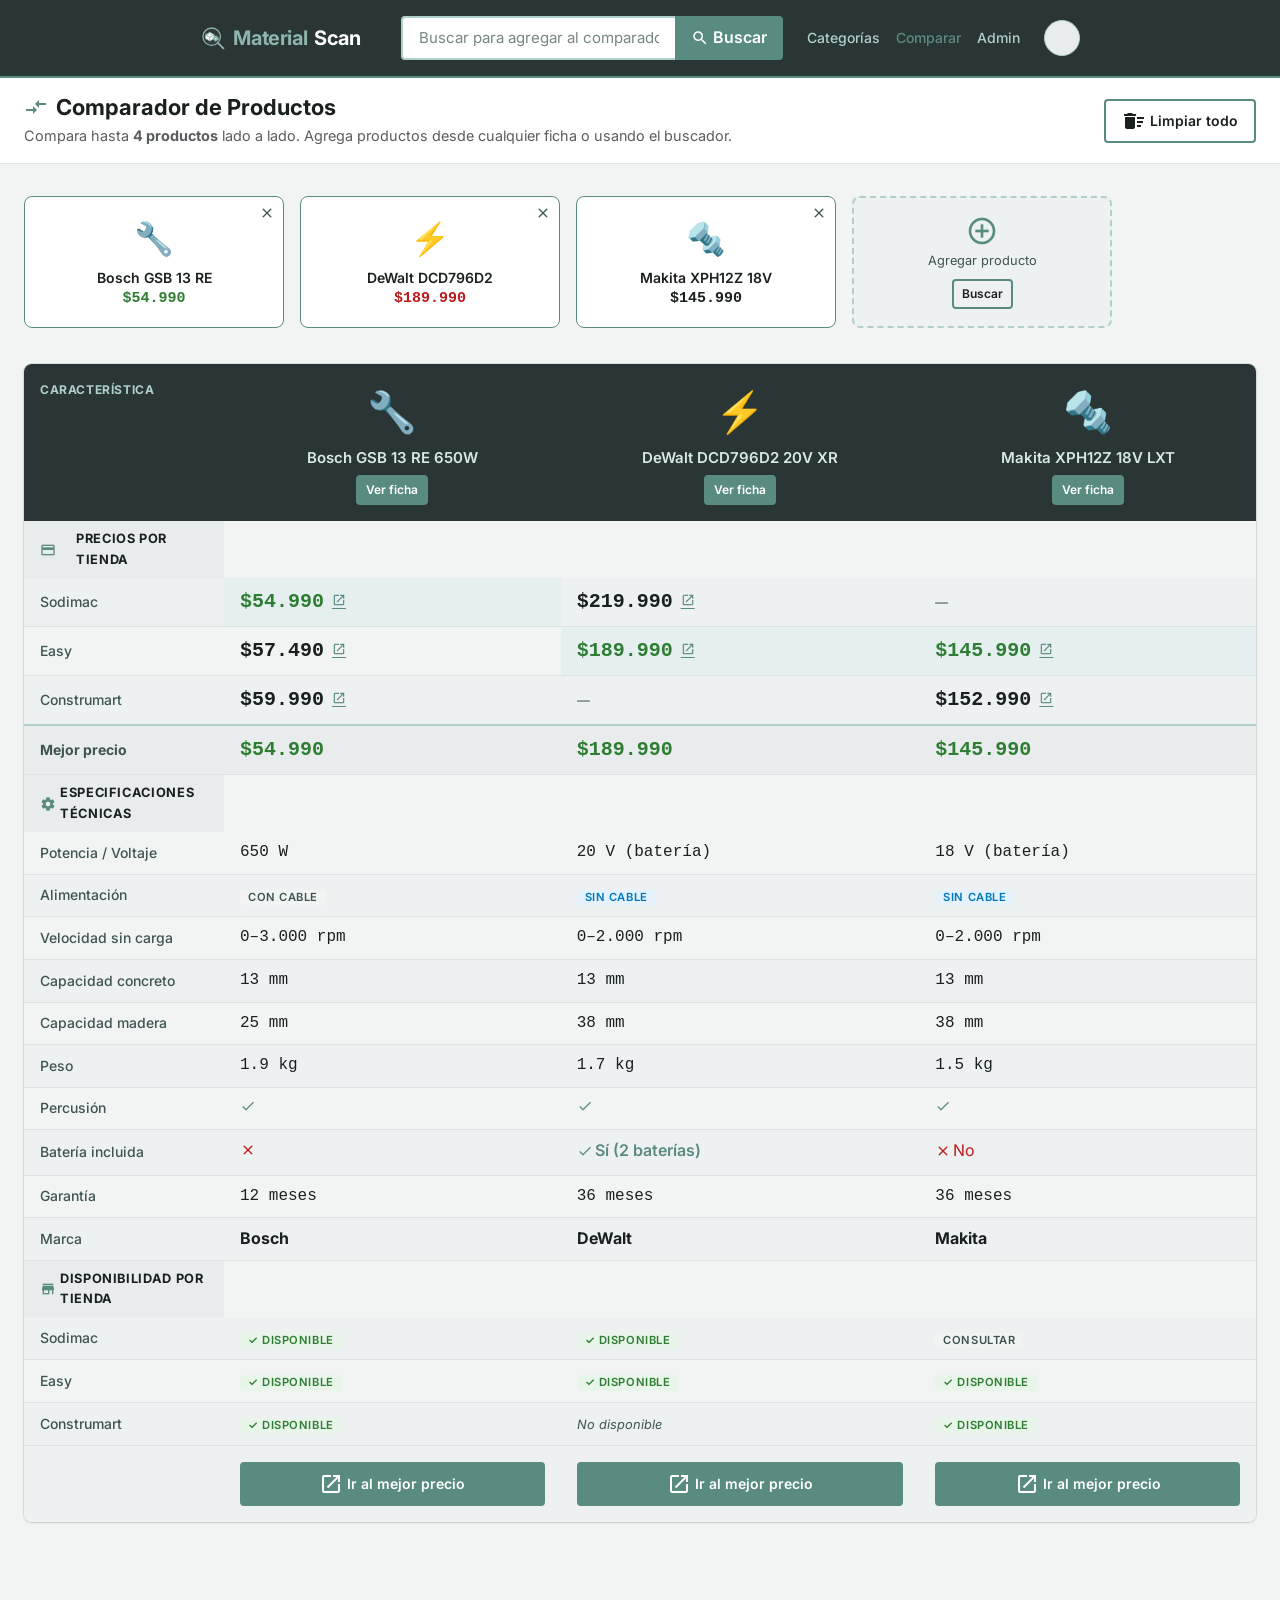
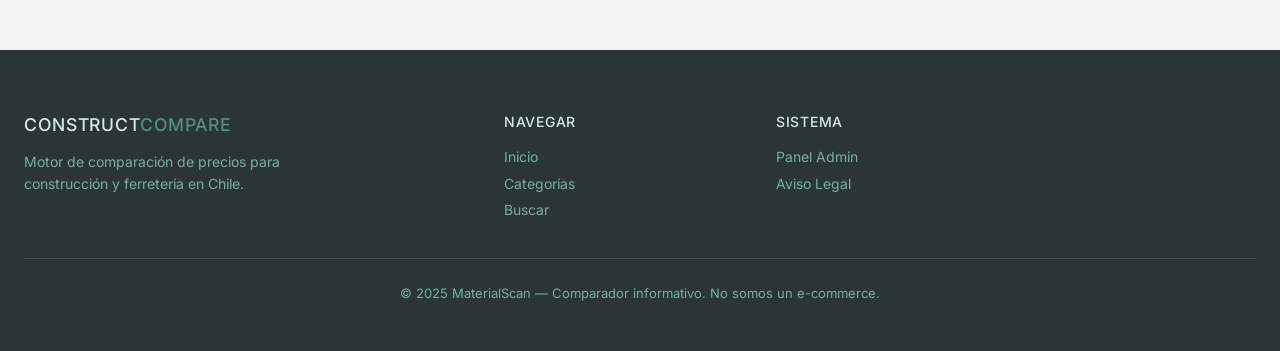
<file: pages/compare.html>
<!DOCTYPE html>
<html lang="es">
<head>
  <meta charset="UTF-8" />
  <script>
    // Aplicar tema antes del primer pintado (evita parpadeo)
    (function(){
      var t = localStorage.getItem('cc-theme');
      if (!t) t = window.matchMedia('(prefers-color-scheme: dark)').matches ? 'dark' : 'light';
      document.documentElement.setAttribute('data-theme', t);
    })();
  </script>
  <meta name="viewport" content="width=device-width, initial-scale=1.0" />
  <title>Comparar Productos — MaterialScan</title>
  <meta name="description" content="Compara hasta 4 productos lado a lado. Revisa especificaciones técnicas y precios por tienda en un solo vistazo." />
  <link rel="stylesheet" href="https://cdn.jsdelivr.net/npm/bootstrap@5.3.3/dist/css/bootstrap.min.css" />
  <link rel="stylesheet" href="https://fonts.googleapis.com/css2?family=Inter:wght@300;400;500;600;700&display=swap" />
  <link rel="stylesheet" href="https://fonts.googleapis.com/icon?family=Material+Icons" />
  <link rel="stylesheet" href="../assets/css/variables.css" />
  <link rel="stylesheet" href="../assets/css/main.css" />
  <link rel="stylesheet" href="../assets/css/compare.css" />
</head>
<body>

  <!-- NAVBAR -->
  <nav class="navbar" id="main-navbar">
    <div class="navbar-inner">
      <a href="../index.html" class="navbar-brand">
        <svg width="26" height="26" viewBox="0 0 100 100" fill="none" xmlns="http://www.w3.org/2000/svg" style="flex-shrink:0">
          <defs>
            <clipPath id="lens-clip">
              <circle cx="45" cy="45" r="31" />
            </clipPath>
          </defs>
          <circle cx="45" cy="45" r="33.5" stroke="currentColor" stroke-width="5" />
          <line x1="68.5" y1="68.5" x2="90" y2="90" stroke="currentColor" stroke-width="7" stroke-linecap="round" />
          <g clip-path="url(#lens-clip)">
            <path d="M10 20 H80 M10 32 H80 M10 44 H80 M10 56 H80 M10 68 H80 M20 10 V80 M32 10 V80 M44 10 V80 M56 10 V80 M68 10 V80" stroke="currentColor" stroke-width="1" opacity="0.35" />
            <polygon points="21,38 38,28 55,38 38,48" fill="var(--surface-container-lowest)" stroke="currentColor" stroke-width="2.5" stroke-linejoin="round" />
            <polygon points="21,38 38,48 38,62 21,52" fill="var(--surface-container-lowest)" stroke="currentColor" stroke-width="2.5" stroke-linejoin="round" />
            <polygon points="38,48 55,38 55,52 38,62" fill="var(--surface-container-lowest)" stroke="currentColor" stroke-width="2.5" stroke-linejoin="round" />
            <polygon points="27,36 33,32 37,34 31,38" fill="none" stroke="currentColor" stroke-width="1.5" />
            <polygon points="38,39 44,35 48,37 42,41" fill="none" stroke="currentColor" stroke-width="1.5" />
            <path d="M47,44 C47,49 50,50 53,48" stroke="currentColor" stroke-width="1.5" fill="none" />
            <path d="M51,49 L58,43 C60,41 63,41 65,43 L71,49 C73,51 73,54 71,56 L64,62 C62,64 59,64 57,62 L51,56 C49,54 49,51 51,49 Z" fill="currentColor" stroke="currentColor" stroke-width="1.5" stroke-linejoin="round" />
            <circle cx="55" cy="51" r="1" fill="var(--background)" />
            <text x="60" y="56" fill="var(--background)" font-family="system-ui, -apple-system, sans-serif" font-size="10" font-weight="900" text-anchor="middle" transform="rotate(8, 60, 56)">$</text>
          </g>
        </svg>
        Material<span>Scan</span>
      </a>
      <form class="navbar-search" action="search.html" method="get">
        <input type="text" name="q" id="search-input" placeholder="Buscar para agregar al comparador…" autocomplete="off" />
        <button type="submit" class="btn-search">
          <span class="material-icons" style="font-size:18px">search</span>
          Buscar
        </button>
      </form>
      <nav class="navbar-links">
        <a href="categories.html">Categorías</a>
        <a href="compare.html" class="active">Comparar</a>
        <a href="../admin/dashboard.html">Admin</a>
      </nav>
      <button class="theme-toggle" id="theme-toggle-btn"
              aria-label="Cambiar modo de color" title="Modo oscuro">
        <span class="material-icons icon-light">dark_mode</span>
        <span class="material-icons icon-dark">light_mode</span>
      </button>
</div>
</nav>

  <!-- PAGE HEADER -->
  <div class="compare-header" id="compare-header">
    <div class="container">
      <div class="compare-header-inner">
        <div>
          <h1 class="compare-title">
            <span class="material-icons">compare_arrows</span>
            Comparador de Productos
          </h1>
          <p class="text-muted" style="font-size:0.9rem;margin:0">
            Compara hasta <strong>4 productos</strong> lado a lado. Agrega productos desde cualquier ficha o usando el buscador.
          </p>
        </div>
        <button class="btn btn-secondary" id="clear-compare-btn">
          <span class="material-icons">delete_sweep</span>
          Limpiar todo
        </button>
      </div>
    </div>
  </div>

  <main class="container compare-main" id="compare-main">

    <!-- ── SLOT SELECTOR: elegir productos ── -->
    <div class="slots-bar" id="slots-bar">

      <!-- Slot lleno: Bosch GSB 13 RE -->
      <div class="compare-slot filled" id="slot-1" data-slot="1">
        <button class="slot-remove" title="Quitar" id="remove-slot-1">
          <span class="material-icons">close</span>
        </button>
        <div class="slot-thumb">🔧</div>
        <div class="slot-info">
          <div class="slot-name">Bosch GSB 13 RE</div>
          <div class="slot-price price-best font-mono">$54.990</div>
        </div>
      </div>

      <!-- Slot lleno: DeWalt DCD796 -->
      <div class="compare-slot filled" id="slot-2" data-slot="2">
        <button class="slot-remove" title="Quitar" id="remove-slot-2">
          <span class="material-icons">close</span>
        </button>
        <div class="slot-thumb">⚡</div>
        <div class="slot-info">
          <div class="slot-name">DeWalt DCD796D2</div>
          <div class="slot-price price-worst font-mono">$189.990</div>
        </div>
      </div>

      <!-- Slot lleno: Makita XPH12Z -->
      <div class="compare-slot filled" id="slot-3" data-slot="3">
        <button class="slot-remove" title="Quitar" id="remove-slot-3">
          <span class="material-icons">close</span>
        </button>
        <div class="slot-thumb">🔩</div>
        <div class="slot-info">
          <div class="slot-name">Makita XPH12Z 18V</div>
          <div class="slot-price font-mono">$145.990</div>
        </div>
      </div>

      <!-- Slot vacío: agregar -->
      <div class="compare-slot empty" id="slot-4" data-slot="4">
        <span class="material-icons" style="font-size:2rem;color:var(--outline)">add_circle_outline</span>
        <span style="font-size:0.8rem;color:var(--on-surface-variant)">Agregar producto</span>
        <a href="search.html" class="btn btn-secondary btn-sm" style="margin-top:var(--space-xs)">Buscar</a>
      </div>

    </div><!-- /slots-bar -->

    <!-- ── TABLA COMPARATIVA ── -->
    <div class="compare-table-wrap" id="compare-table-wrap">
      <table class="compare-full-table" id="compare-full-table">
        <thead>
          <tr class="compare-products-row">
            <th class="compare-attr-col">Característica</th>
            <th id="col-1">
              <div class="col-product">
                <div class="col-thumb">🔧</div>
                <div class="col-name">Bosch GSB 13 RE 650W</div>
                <a href="product.html?id=bosch-gsb-13" class="btn btn-primary btn-sm" style="margin-top:var(--space-xs)">Ver ficha</a>
              </div>
            </th>
            <th id="col-2">
              <div class="col-product">
                <div class="col-thumb">⚡</div>
                <div class="col-name">DeWalt DCD796D2 20V XR</div>
                <a href="product.html?id=dewalt-dcd796" class="btn btn-primary btn-sm" style="margin-top:var(--space-xs)">Ver ficha</a>
              </div>
            </th>
            <th id="col-3">
              <div class="col-product">
                <div class="col-thumb">🔩</div>
                <div class="col-name">Makita XPH12Z 18V LXT</div>
                <a href="product.html?id=makita-xph12" class="btn btn-primary btn-sm" style="margin-top:var(--space-xs)">Ver ficha</a>
              </div>
            </th>
          </tr>
        </thead>
        <tbody>

          <!-- ── PRECIOS ── -->
          <tr class="compare-group-header">
            <td colspan="4"><span class="material-icons">payments</span> Precios por tienda</td>
          </tr>
          <tr class="compare-row">
            <td class="compare-attr">Sodimac</td>
            <td class="compare-best">
              <span class="price-main md price-best">$54.990</span>
              <a href="redirect.html?provider=sodimac&product=bosch-gsb-13&price=54990" class="compare-goto">
                <span class="material-icons">open_in_new</span>
              </a>
            </td>
            <td>
              <span class="price-main md">$219.990</span>
              <a href="redirect.html?provider=sodimac&product=dewalt-dcd796&price=219990" class="compare-goto">
                <span class="material-icons">open_in_new</span>
              </a>
            </td>
            <td>
              <span class="compare-na">—</span>
            </td>
          </tr>
          <tr class="compare-row">
            <td class="compare-attr">Easy</td>
            <td>
              <span class="price-main md">$57.490</span>
              <a href="redirect.html?provider=easy&product=bosch-gsb-13&price=57490" class="compare-goto">
                <span class="material-icons">open_in_new</span>
              </a>
            </td>
            <td class="compare-best">
              <span class="price-main md price-best">$189.990</span>
              <a href="redirect.html?provider=easy&product=dewalt-dcd796&price=189990" class="compare-goto">
                <span class="material-icons">open_in_new</span>
              </a>
            </td>
            <td class="compare-best">
              <span class="price-main md price-best">$145.990</span>
              <a href="redirect.html?provider=easy&product=makita-xph12&price=145990" class="compare-goto">
                <span class="material-icons">open_in_new</span>
              </a>
            </td>
          </tr>
          <tr class="compare-row">
            <td class="compare-attr">Construmart</td>
            <td>
              <span class="price-main md">$59.990</span>
              <a href="redirect.html?provider=construmart&product=bosch-gsb-13&price=59990" class="compare-goto">
                <span class="material-icons">open_in_new</span>
              </a>
            </td>
            <td><span class="compare-na">—</span></td>
            <td>
              <span class="price-main md">$152.990</span>
              <a href="redirect.html?provider=construmart&product=makita-xph12&price=152990" class="compare-goto">
                <span class="material-icons">open_in_new</span>
              </a>
            </td>
          </tr>
          <tr class="compare-row compare-highlight-row">
            <td class="compare-attr"><strong>Mejor precio</strong></td>
            <td><strong class="price-main md price-best">$54.990</strong></td>
            <td><strong class="price-main md price-best">$189.990</strong></td>
            <td><strong class="price-main md price-best">$145.990</strong></td>
          </tr>

          <!-- ── ESPECIFICACIONES ── -->
          <tr class="compare-group-header">
            <td colspan="4"><span class="material-icons">settings</span> Especificaciones Técnicas</td>
          </tr>
          <tr class="compare-row">
            <td class="compare-attr">Potencia / Voltaje</td>
            <td class="font-mono">650 W</td>
            <td class="font-mono">20 V (batería)</td>
            <td class="font-mono">18 V (batería)</td>
          </tr>
          <tr class="compare-row">
            <td class="compare-attr">Alimentación</td>
            <td><span class="badge badge-secondary">Con cable</span></td>
            <td><span class="badge badge-info">Sin cable</span></td>
            <td><span class="badge badge-info">Sin cable</span></td>
          </tr>
          <tr class="compare-row">
            <td class="compare-attr">Velocidad sin carga</td>
            <td class="font-mono">0–3.000 rpm</td>
            <td class="font-mono">0–2.000 rpm</td>
            <td class="font-mono">0–2.000 rpm</td>
          </tr>
          <tr class="compare-row">
            <td class="compare-attr">Capacidad concreto</td>
            <td class="font-mono">13 mm</td>
            <td class="font-mono">13 mm</td>
            <td class="font-mono">13 mm</td>
          </tr>
          <tr class="compare-row">
            <td class="compare-attr">Capacidad madera</td>
            <td class="font-mono">25 mm</td>
            <td class="font-mono">38 mm</td>
            <td class="font-mono">38 mm</td>
          </tr>
          <tr class="compare-row">
            <td class="compare-attr">Peso</td>
            <td class="font-mono">1.9 kg</td>
            <td class="font-mono">1.7 kg</td>
            <td class="font-mono">1.5 kg</td>
          </tr>
          <tr class="compare-row">
            <td class="compare-attr">Percusión</td>
            <td><span class="compare-yes"><span class="material-icons">check</span></span></td>
            <td><span class="compare-yes"><span class="material-icons">check</span></span></td>
            <td><span class="compare-yes"><span class="material-icons">check</span></span></td>
          </tr>
          <tr class="compare-row">
            <td class="compare-attr">Batería incluida</td>
            <td><span class="compare-no"><span class="material-icons">close</span></span></td>
            <td><span class="compare-yes"><span class="material-icons">check</span> Sí (2 baterías)</span></td>
            <td><span class="compare-no"><span class="material-icons">close</span> No</span></td>
          </tr>
          <tr class="compare-row">
            <td class="compare-attr">Garantía</td>
            <td class="font-mono">12 meses</td>
            <td class="font-mono">36 meses</td>
            <td class="font-mono">36 meses</td>
          </tr>
          <tr class="compare-row">
            <td class="compare-attr">Marca</td>
            <td><strong>Bosch</strong></td>
            <td><strong>DeWalt</strong></td>
            <td><strong>Makita</strong></td>
          </tr>

          <!-- ── DISPONIBILIDAD ── -->
          <tr class="compare-group-header">
            <td colspan="4"><span class="material-icons">store</span> Disponibilidad por Tienda</td>
          </tr>
          <tr class="compare-row">
            <td class="compare-attr">Sodimac</td>
            <td><span class="badge badge-success">✓ Disponible</span></td>
            <td><span class="badge badge-success">✓ Disponible</span></td>
            <td><span class="badge badge-secondary">Consultar</span></td>
          </tr>
          <tr class="compare-row">
            <td class="compare-attr">Easy</td>
            <td><span class="badge badge-success">✓ Disponible</span></td>
            <td><span class="badge badge-success">✓ Disponible</span></td>
            <td><span class="badge badge-success">✓ Disponible</span></td>
          </tr>
          <tr class="compare-row">
            <td class="compare-attr">Construmart</td>
            <td><span class="badge badge-success">✓ Disponible</span></td>
            <td><span class="compare-na">No disponible</span></td>
            <td><span class="badge badge-success">✓ Disponible</span></td>
          </tr>

          <!-- ── CTA final ── -->
          <tr class="compare-actions-row">
            <td class="compare-attr"></td>
            <td>
              <a href="redirect.html?provider=sodimac&product=bosch-gsb-13&price=54990" class="btn btn-primary" style="width:100%;justify-content:center">
                <span class="material-icons">open_in_new</span>
                Ir al mejor precio
              </a>
            </td>
            <td>
              <a href="redirect.html?provider=easy&product=dewalt-dcd796&price=189990" class="btn btn-primary" style="width:100%;justify-content:center">
                <span class="material-icons">open_in_new</span>
                Ir al mejor precio
              </a>
            </td>
            <td>
              <a href="redirect.html?provider=easy&product=makita-xph12&price=145990" class="btn btn-primary" style="width:100%;justify-content:center">
                <span class="material-icons">open_in_new</span>
                Ir al mejor precio
              </a>
            </td>
          </tr>

        </tbody>
      </table>
    </div><!-- /compare-table-wrap -->

    <!-- Estado vacío -->
    <div class="compare-empty hidden" id="compare-empty">
      <span class="material-icons compare-empty-icon">compare_arrows</span>
      <h2>No hay productos para comparar</h2>
      <p>Busca productos y agrégalos al comparador desde sus fichas.</p>
      <a href="search.html" class="btn btn-primary btn-lg">
        <span class="material-icons">search</span>
        Buscar productos
      </a>
    </div>

  </main>

  <!-- FOOTER -->
  <footer id="site-footer">
    <div class="footer-grid">
      <div>
        <h4 style="font-size:1.1rem">Construct<span style="color:var(--primary-container)">Compare</span></h4>
        <p style="font-size:0.875rem;margin-top:var(--space-sm);max-width:260px">Motor de comparación de precios para construcción y ferretería en Chile.</p>
      </div>
      <div><h4>Navegar</h4><a href="../index.html">Inicio</a><a href="categories.html">Categorías</a><a href="search.html">Buscar</a></div>
      <div><h4>Sistema</h4><a href="../admin/dashboard.html">Panel Admin</a><a href="#">Aviso Legal</a></div>
      <div></div>
    </div>
    <div class="footer-bottom">
      <p>© 2025 MaterialScan — Comparador informativo. No somos un e-commerce.</p>
    </div>
  </footer>

  <script src="https://cdn.jsdelivr.net/npm/bootstrap@5.3.3/dist/js/bootstrap.bundle.min.js"></script>
  <script src="../assets/js/main.js"></script>
  <script src="../assets/js/compare.js"></script>
</body>
</html>
</file>
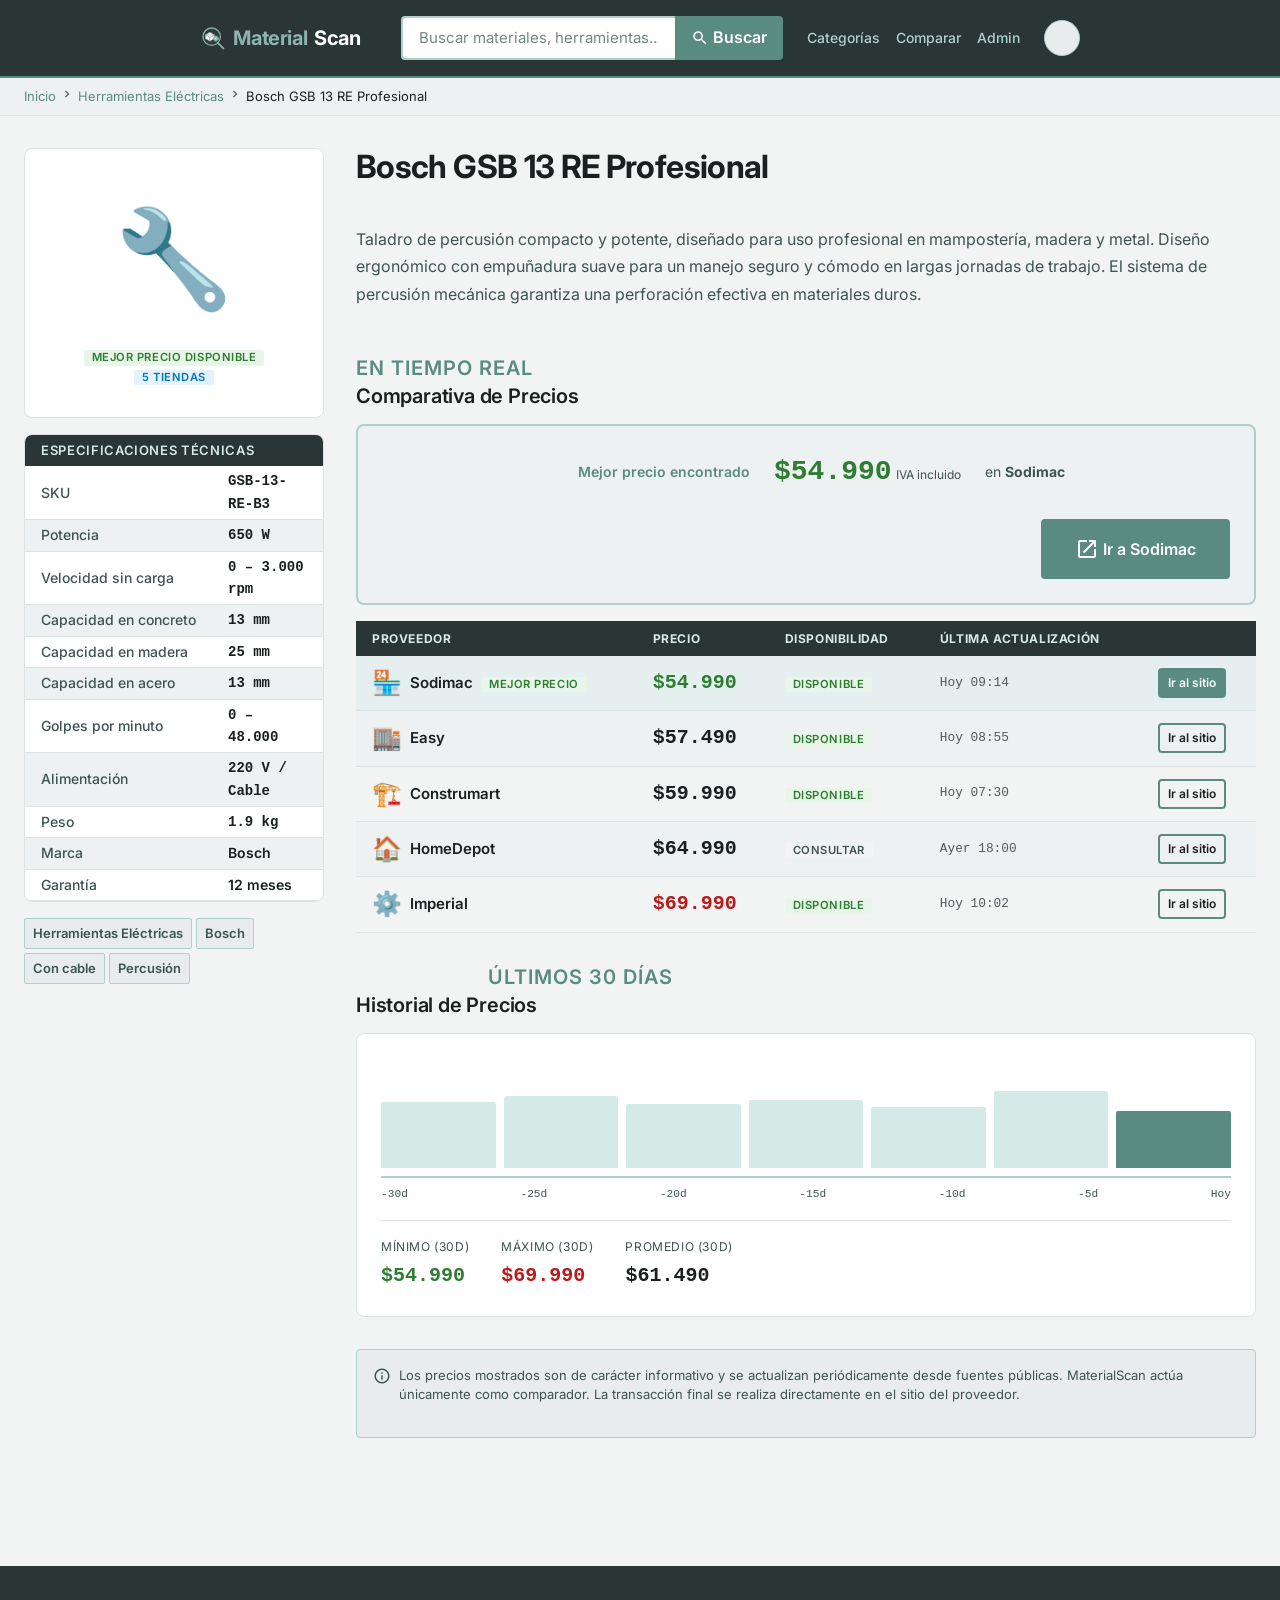
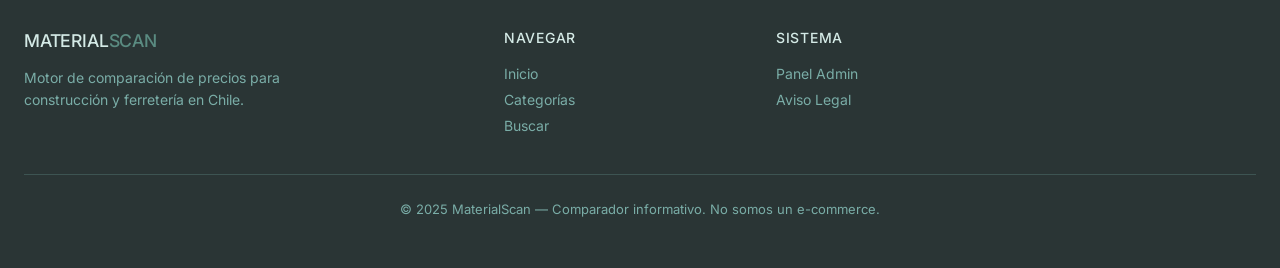
<file: pages/product.html>
<!DOCTYPE html>
<html lang="es">
<head>
  <meta charset="UTF-8" />
  <script>
    // Aplicar tema antes del primer pintado (evita parpadeo)
    (function(){
      var t = localStorage.getItem('cc-theme');
      if (!t) t = window.matchMedia('(prefers-color-scheme: dark)').matches ? 'dark' : 'light';
      document.documentElement.setAttribute('data-theme', t);
    })();
  </script>
  <meta name="viewport" content="width=device-width, initial-scale=1.0" />
  <title>Bosch GSB 13 RE Profesional — MaterialScan</title>
  <meta name="description" content="Compara precios del Taladro Percutor Bosch GSB 13 RE 650W Profesional en las principales tiendas de Chile. Ficha técnica completa y comparativa de precios." />
  <link rel="stylesheet" href="https://cdn.jsdelivr.net/npm/bootstrap@5.3.3/dist/css/bootstrap.min.css" />
  <link rel="stylesheet" href="https://fonts.googleapis.com/css2?family=Inter:wght@300;400;500;600;700&display=swap" />
  <link rel="stylesheet" href="https://fonts.googleapis.com/icon?family=Material+Icons" />
  <link rel="stylesheet" href="../assets/css/variables.css" />
  <link rel="stylesheet" href="../assets/css/main.css" />
  <link rel="stylesheet" href="../assets/css/product.css" />
</head>
<body>

  <!-- NAVBAR -->
  <nav class="navbar" id="main-navbar">
    <div class="navbar-inner">
      <a href="../index.html" class="navbar-brand">
        <svg width="26" height="26" viewBox="0 0 100 100" fill="none" xmlns="http://www.w3.org/2000/svg" style="flex-shrink:0">
          <defs>
            <clipPath id="lens-clip">
              <circle cx="45" cy="45" r="31" />
            </clipPath>
          </defs>
          <circle cx="45" cy="45" r="33.5" stroke="currentColor" stroke-width="5" />
          <line x1="68.5" y1="68.5" x2="90" y2="90" stroke="currentColor" stroke-width="7" stroke-linecap="round" />
          <g clip-path="url(#lens-clip)">
            <path d="M10 20 H80 M10 32 H80 M10 44 H80 M10 56 H80 M10 68 H80 M20 10 V80 M32 10 V80 M44 10 V80 M56 10 V80 M68 10 V80" stroke="currentColor" stroke-width="1" opacity="0.35" />
            <polygon points="21,38 38,28 55,38 38,48" fill="var(--surface-container-lowest)" stroke="currentColor" stroke-width="2.5" stroke-linejoin="round" />
            <polygon points="21,38 38,48 38,62 21,52" fill="var(--surface-container-lowest)" stroke="currentColor" stroke-width="2.5" stroke-linejoin="round" />
            <polygon points="38,48 55,38 55,52 38,62" fill="var(--surface-container-lowest)" stroke="currentColor" stroke-width="2.5" stroke-linejoin="round" />
            <polygon points="27,36 33,32 37,34 31,38" fill="none" stroke="currentColor" stroke-width="1.5" />
            <polygon points="38,39 44,35 48,37 42,41" fill="none" stroke="currentColor" stroke-width="1.5" />
            <path d="M47,44 C47,49 50,50 53,48" stroke="currentColor" stroke-width="1.5" fill="none" />
            <path d="M51,49 L58,43 C60,41 63,41 65,43 L71,49 C73,51 73,54 71,56 L64,62 C62,64 59,64 57,62 L51,56 C49,54 49,51 51,49 Z" fill="currentColor" stroke="currentColor" stroke-width="1.5" stroke-linejoin="round" />
            <circle cx="55" cy="51" r="1" fill="var(--background)" />
            <text x="60" y="56" fill="var(--background)" font-family="system-ui, -apple-system, sans-serif" font-size="10" font-weight="900" text-anchor="middle" transform="rotate(8, 60, 56)">$</text>
          </g>
        </svg>
        Material<span>Scan</span>
      </a>
      <form class="navbar-search" action="search.html" method="get">
        <input type="text" name="q" id="search-input" placeholder="Buscar materiales, herramientas…" />
        <button type="submit" class="btn-search">
          <span class="material-icons" style="font-size:18px">search</span>
          Buscar
        </button>
      </form>
      <nav class="navbar-links">
        <a href="categories.html">Categorías</a>
        <a href="compare.html">Comparar</a>
        <a href="../admin/dashboard.html">Admin</a>
      </nav>
      <button class="theme-toggle" id="theme-toggle-btn"
              aria-label="Cambiar modo de color" title="Modo oscuro">
        <span class="material-icons icon-light">dark_mode</span>
        <span class="material-icons icon-dark">light_mode</span>
      </button>
</div>
</nav>

  <!-- BREADCRUMB -->
  <div class="breadcrumb-bar">
    <div class="container">
      <ol class="breadcrumb-list">
        <li><a href="../index.html">Inicio</a></li>
        <li><span class="material-icons">chevron_right</span></li>
        <li><a href="search.html?cat=herramientas-electricas">Herramientas Eléctricas</a></li>
        <li><span class="material-icons">chevron_right</span></li>
        <li>Bosch GSB 13 RE Profesional</li>
      </ol>
    </div>
  </div>

  <div class="container product-page" id="product-page">

    <!-- ══ COLUMNA IZQUIERDA ══ -->
    <aside class="product-aside">
      <div class="product-image-box">
        <div class="product-emoji-large">🔧</div>
        <div class="product-badges">
          <span class="badge badge-success">Mejor precio disponible</span>
          <span class="badge badge-info">5 tiendas</span>
        </div>
      </div>

      <!-- Especificaciones técnicas -->
      <div class="specs-panel" id="specs-panel">
        <h3 class="specs-title">Especificaciones Técnicas</h3>
        <table class="specs-table">
          <tbody>
            <tr>
              <td>SKU</td>
              <td class="font-mono">GSB-13-RE-B3</td>
            </tr>
            <tr>
              <td>Potencia</td>
              <td class="font-mono">650 W</td>
            </tr>
            <tr>
              <td>Velocidad sin carga</td>
              <td class="font-mono">0 – 3.000 rpm</td>
            </tr>
            <tr>
              <td>Capacidad en concreto</td>
              <td class="font-mono">13 mm</td>
            </tr>
            <tr>
              <td>Capacidad en madera</td>
              <td class="font-mono">25 mm</td>
            </tr>
            <tr>
              <td>Capacidad en acero</td>
              <td class="font-mono">13 mm</td>
            </tr>
            <tr>
              <td>Golpes por minuto</td>
              <td class="font-mono">0 – 48.000</td>
            </tr>
            <tr>
              <td>Alimentación</td>
              <td class="font-mono">220 V / Cable</td>
            </tr>
            <tr>
              <td>Peso</td>
              <td class="font-mono">1.9 kg</td>
            </tr>
            <tr>
              <td>Marca</td>
              <td>Bosch</td>
            </tr>
            <tr>
              <td>Garantía</td>
              <td>12 meses</td>
            </tr>
          </tbody>
        </table>
      </div>

      <div class="tags-section">
        <span class="category-chip">Herramientas Eléctricas</span>
        <span class="category-chip">Bosch</span>
        <span class="category-chip">Con cable</span>
        <span class="category-chip">Percusión</span>
      </div>
    </aside>

    <!-- ══ COLUMNA DERECHA ══ -->
    <main class="product-main">
      <h1 class="product-title" id="product-name">Bosch GSB 13 RE Profesional</h1>
      <p class="product-description">
        Taladro de percusión compacto y potente, diseñado para uso profesional en mampostería, madera y metal.
        Diseño ergonómico con empuñadura suave para un manejo seguro y cómodo en largas jornadas de trabajo.
        El sistema de percusión mecánica garantiza una perforación efectiva en materiales duros.
      </p>

      <!-- ── COMPARATIVA DE PRECIOS ── -->
      <section class="price-comparison-section" id="price-comparison">
        <h2 class="section-title" style="font-size:1.25rem;margin-bottom:var(--space-md)">
          <span class="label">En tiempo real</span>
          Comparativa de Precios
        </h2>

        <div class="price-best-highlight">
          <div class="price-best-label">
            <span class="material-icons" style="color:#2e7d32">verified</span>
            Mejor precio encontrado
          </div>
          <div class="price-best-value">
            <span class="price-main lg price-best">$54.990</span>
            <span class="price-sub">IVA incluido</span>
          </div>
          <div class="price-best-store">en <strong>Sodimac</strong></div>
          <a href="redirect.html?provider=sodimac&product=bosch-gsb-13&price=54990"
             class="btn btn-primary btn-lg" id="goto-best-price">
            <span class="material-icons">open_in_new</span>
            Ir a Sodimac
          </a>
        </div>

        <table class="table-compare price-table" id="price-table">
          <thead>
            <tr>
              <th>Proveedor</th>
              <th>Precio</th>
              <th>Disponibilidad</th>
              <th>Última actualización</th>
              <th></th>
            </tr>
          </thead>
          <tbody>
            <tr class="best-row">
              <td>
                <div class="provider-cell">
                  <span class="provider-logo">🏪</span>
                  <div>
                    <span class="provider-name">Sodimac</span>
                    <span class="badge badge-success" style="margin-left:4px">Mejor precio</span>
                  </div>
                </div>
              </td>
              <td><span class="price-main md price-best">$54.990</span></td>
              <td><span class="badge badge-success">Disponible</span></td>
              <td class="text-muted font-mono" style="font-size:0.8rem">Hoy 09:14</td>
              <td>
                <a href="redirect.html?provider=sodimac&product=bosch-gsb-13&price=54990"
                   class="btn btn-primary btn-sm">Ir al sitio</a>
              </td>
            </tr>
            <tr>
              <td>
                <div class="provider-cell">
                  <span class="provider-logo">🏬</span>
                  <span class="provider-name">Easy</span>
                </div>
              </td>
              <td><span class="price-main md">$57.490</span></td>
              <td><span class="badge badge-success">Disponible</span></td>
              <td class="text-muted font-mono" style="font-size:0.8rem">Hoy 08:55</td>
              <td>
                <a href="redirect.html?provider=easy&product=bosch-gsb-13&price=57490"
                   class="btn btn-secondary btn-sm">Ir al sitio</a>
              </td>
            </tr>
            <tr>
              <td>
                <div class="provider-cell">
                  <span class="provider-logo">🏗️</span>
                  <span class="provider-name">Construmart</span>
                </div>
              </td>
              <td><span class="price-main md">$59.990</span></td>
              <td><span class="badge badge-success">Disponible</span></td>
              <td class="text-muted font-mono" style="font-size:0.8rem">Hoy 07:30</td>
              <td>
                <a href="redirect.html?provider=construmart&product=bosch-gsb-13&price=59990"
                   class="btn btn-secondary btn-sm">Ir al sitio</a>
              </td>
            </tr>
            <tr>
              <td>
                <div class="provider-cell">
                  <span class="provider-logo">🏠</span>
                  <span class="provider-name">HomeDepot</span>
                </div>
              </td>
              <td><span class="price-main md">$64.990</span></td>
              <td><span class="badge badge-secondary">Consultar</span></td>
              <td class="text-muted font-mono" style="font-size:0.8rem">Ayer 18:00</td>
              <td>
                <a href="redirect.html?provider=homedepot&product=bosch-gsb-13&price=64990"
                   class="btn btn-secondary btn-sm">Ir al sitio</a>
              </td>
            </tr>
            <tr>
              <td>
                <div class="provider-cell">
                  <span class="provider-logo">⚙️</span>
                  <span class="provider-name">Imperial</span>
                </div>
              </td>
              <td><span class="price-main md price-worst">$69.990</span></td>
              <td><span class="badge badge-success">Disponible</span></td>
              <td class="text-muted font-mono" style="font-size:0.8rem">Hoy 10:02</td>
              <td>
                <a href="redirect.html?provider=imperial&product=bosch-gsb-13&price=69990"
                   class="btn btn-secondary btn-sm">Ir al sitio</a>
              </td>
            </tr>
          </tbody>
        </table>
      </section>

      <!-- ── HISTORIAL DE PRECIOS ── -->
      <section class="price-history-section" id="price-history">
        <h2 class="section-title" style="font-size:1.25rem;margin-bottom:var(--space-md)">
          <span class="label"><span class="material-icons" style="font-size:14px;vertical-align:middle">bar_chart</span> Últimos 30 días</span>
          Historial de Precios
        </h2>
        <div class="price-history-chart" id="price-chart">
          <!-- Chart placeholder — a implementar con Chart.js -->
          <div class="chart-placeholder">
            <div class="chart-bars" id="chart-bars">
              <div class="chart-bar" style="height:60%" title="$62.000 — hace 30 días"></div>
              <div class="chart-bar" style="height:65%" title="$63.490"></div>
              <div class="chart-bar" style="height:58%" title="$60.500"></div>
              <div class="chart-bar" style="height:62%" title="$61.990"></div>
              <div class="chart-bar" style="height:55%" title="$58.000"></div>
              <div class="chart-bar" style="height:70%" title="$66.990"></div>
              <div class="chart-bar active" style="height:52%" title="$54.990 — Hoy"></div>
            </div>
            <div class="chart-labels">
              <span>-30d</span><span>-25d</span><span>-20d</span>
              <span>-15d</span><span>-10d</span><span>-5d</span><span>Hoy</span>
            </div>
          </div>
          <div class="price-history-summary">
            <div class="history-stat">
              <span class="history-stat-label">Mínimo (30d)</span>
              <span class="price-main md price-best">$54.990</span>
            </div>
            <div class="history-stat">
              <span class="history-stat-label">Máximo (30d)</span>
              <span class="price-main md price-worst">$69.990</span>
            </div>
            <div class="history-stat">
              <span class="history-stat-label">Promedio (30d)</span>
              <span class="price-main md">$61.490</span>
            </div>
          </div>
        </div>
      </section>

      <!-- Disclaimer -->
      <div class="legal-notice" id="legal-notice">
        <span class="material-icons">info_outline</span>
        <p>
          Los precios mostrados son de carácter informativo y se actualizan periódicamente desde fuentes públicas.
          MaterialScan actúa únicamente como comparador. La transacción final se realiza directamente en el sitio del proveedor.
        </p>
      </div>
    </main>

  </div><!-- /product-page -->

  <footer id="site-footer">
    <div class="footer-grid">
      <div>
        <h4 style="font-size:1.1rem;letter-spacing:-0.01em">Material<span style="color:var(--primary-container)">Scan</span></h4>
        <p style="font-size:0.875rem;margin-top:var(--space-sm);max-width:260px">Motor de comparación de precios para construcción y ferretería en Chile.</p>
      </div>
      <div><h4>Navegar</h4><a href="../index.html">Inicio</a><a href="categories.html">Categorías</a><a href="search.html">Buscar</a></div>
      <div><h4>Sistema</h4><a href="../admin/dashboard.html">Panel Admin</a><a href="#">Aviso Legal</a></div>
      <div></div>
    </div>
    <div class="footer-bottom">
      <p>© 2025 MaterialScan — Comparador informativo. No somos un e-commerce.</p>
    </div>
  </footer>

  <script src="https://cdn.jsdelivr.net/npm/bootstrap@5.3.3/dist/js/bootstrap.bundle.min.js"></script>
  <script src="../assets/js/api.config.js"></script>
  <script src="../assets/js/main.js"></script>
  <script src="../assets/js/product.js"></script>
</body>
</html>
</file>
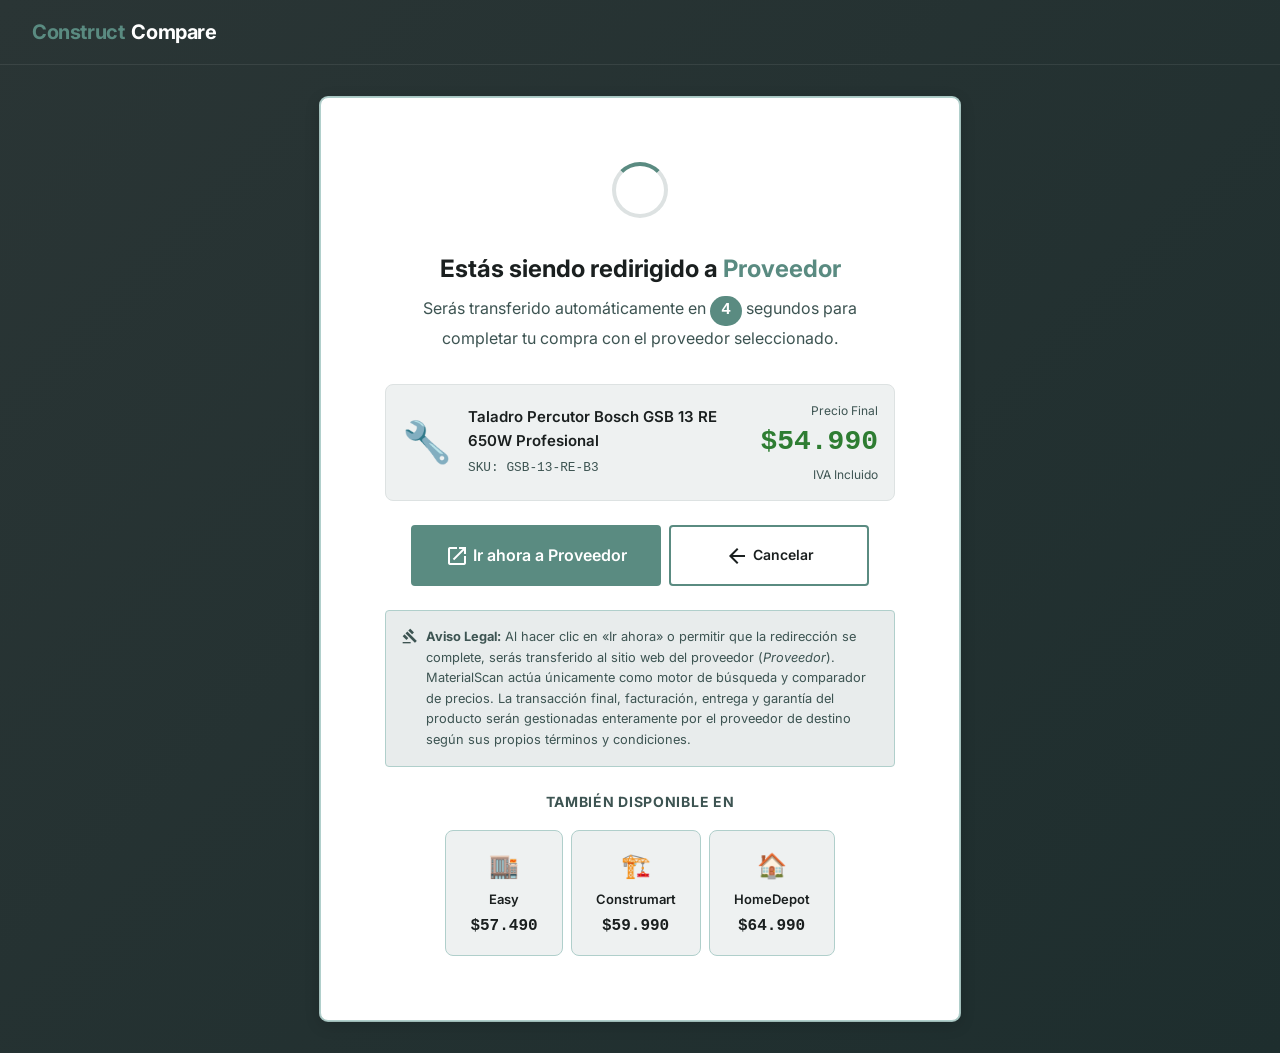
<file: pages/redirect.html>
<!DOCTYPE html>
<html lang="es">
<head>
  <meta charset="UTF-8" />
  <script>
    // Aplicar tema antes del primer pintado (evita parpadeo)
    (function(){
      var t = localStorage.getItem('cc-theme');
      if (!t) t = window.matchMedia('(prefers-color-scheme: dark)').matches ? 'dark' : 'light';
      document.documentElement.setAttribute('data-theme', t);
    })();
  </script>
  <meta name="viewport" content="width=device-width, initial-scale=1.0" />
  <title>Redirigiendo a proveedor — MaterialScan</title>
  <meta name="robots" content="noindex" />
  <link rel="stylesheet" href="https://fonts.googleapis.com/css2?family=Inter:wght@300;400;500;600;700&display=swap" />
  <link rel="stylesheet" href="https://fonts.googleapis.com/icon?family=Material+Icons" />
  <link rel="stylesheet" href="../assets/css/variables.css" />
  <link rel="stylesheet" href="../assets/css/main.css" />
  <link rel="stylesheet" href="../assets/css/redirect.css" />
</head>
<body class="redirect-body" id="redirect-page">

  <!-- Minimal header -->
  <header class="redirect-header">
    <a href="../index.html" class="navbar-brand" style="text-decoration:none">Construct<span>Compare</span></a>
  </header>

  <!-- Main content -->
  <main class="redirect-main">
    <div class="redirect-card" id="redirect-card">

      <!-- Spinner / countdown -->
      <div class="redirect-spinner" id="redirect-spinner">
        <div class="spinner-ring"></div>
      </div>

      <h1 class="redirect-title" id="redirect-title">
        Estás siendo redirigido a <span id="provider-name">Sodimac</span>
      </h1>
      <p class="redirect-subtitle">
        Serás transferido automáticamente en <span class="countdown-badge" id="countdown">5</span> segundos para completar tu compra con el proveedor seleccionado.
      </p>

      <!-- Product summary -->
      <div class="redirect-product" id="redirect-product">
        <div class="redirect-product-icon">🔧</div>
        <div class="redirect-product-info">
          <div class="redirect-product-name" id="product-display-name">Taladro Percutor Bosch GSB 13 RE 650W Profesional</div>
          <div class="redirect-product-meta">
            <span class="font-mono" style="font-size:0.8rem;color:var(--on-surface-variant)">SKU: <span id="product-sku">GSB-13-RE-B3</span></span>
          </div>
        </div>
        <div class="redirect-product-price">
          <div style="font-size:0.75rem;color:var(--on-surface-variant)">Precio Final</div>
          <div class="price-main lg price-best" id="product-price">$54.990</div>
          <div style="font-size:0.75rem;color:var(--on-surface-variant)">IVA Incluido</div>
        </div>
      </div>

      <!-- Action buttons -->
      <div class="redirect-actions">
        <a href="#" class="btn btn-primary btn-lg" id="goto-now-btn">
          <span class="material-icons">open_in_new</span>
          Ir ahora a <span id="provider-btn-name">Sodimac</span>
        </a>
        <a href="javascript:history.back()" class="btn btn-secondary" id="cancel-btn">
          <span class="material-icons">arrow_back</span>
          Cancelar
        </a>
      </div>

      <!-- Legal notice -->
      <div class="redirect-legal" id="redirect-legal">
        <span class="material-icons" style="font-size:16px;flex-shrink:0;margin-top:1px">gavel</span>
        <p>
          <strong>Aviso Legal:</strong> Al hacer clic en «Ir ahora» o permitir que la redirección se complete,
          serás transferido al sitio web del proveedor (<em id="provider-legal-name">Sodimac</em>).
          MaterialScan actúa únicamente como motor de búsqueda y comparador de precios.
          La transacción final, facturación, entrega y garantía del producto serán gestionadas
          enteramente por el proveedor de destino según sus propios términos y condiciones.
        </p>
      </div>

      <!-- Proveedores sugeridos -->
      <div class="redirect-alternatives" id="redirect-alternatives">
        <h3>También disponible en</h3>
        <div class="alternatives-list">
          <a href="redirect.html?provider=easy&product=bosch-gsb-13&price=57490" class="alt-provider">
            <span class="alt-logo">🏬</span>
            <span class="alt-name">Easy</span>
            <span class="price-main" style="font-size:1rem">$57.490</span>
          </a>
          <a href="redirect.html?provider=construmart&product=bosch-gsb-13&price=59990" class="alt-provider">
            <span class="alt-logo">🏗️</span>
            <span class="alt-name">Construmart</span>
            <span class="price-main" style="font-size:1rem">$59.990</span>
          </a>
          <a href="redirect.html?provider=homedepot&product=bosch-gsb-13&price=64990" class="alt-provider">
            <span class="alt-logo">🏠</span>
            <span class="alt-name">HomeDepot</span>
            <span class="price-main" style="font-size:1rem">$64.990</span>
          </a>
        </div>
      </div>

    </div>
  </main>

  <script src="../assets/js/api.config.js"></script>
  <script src="../assets/js/main.js"></script>
  <script src="../assets/js/redirect.js"></script>
</body>
</html>
</file>
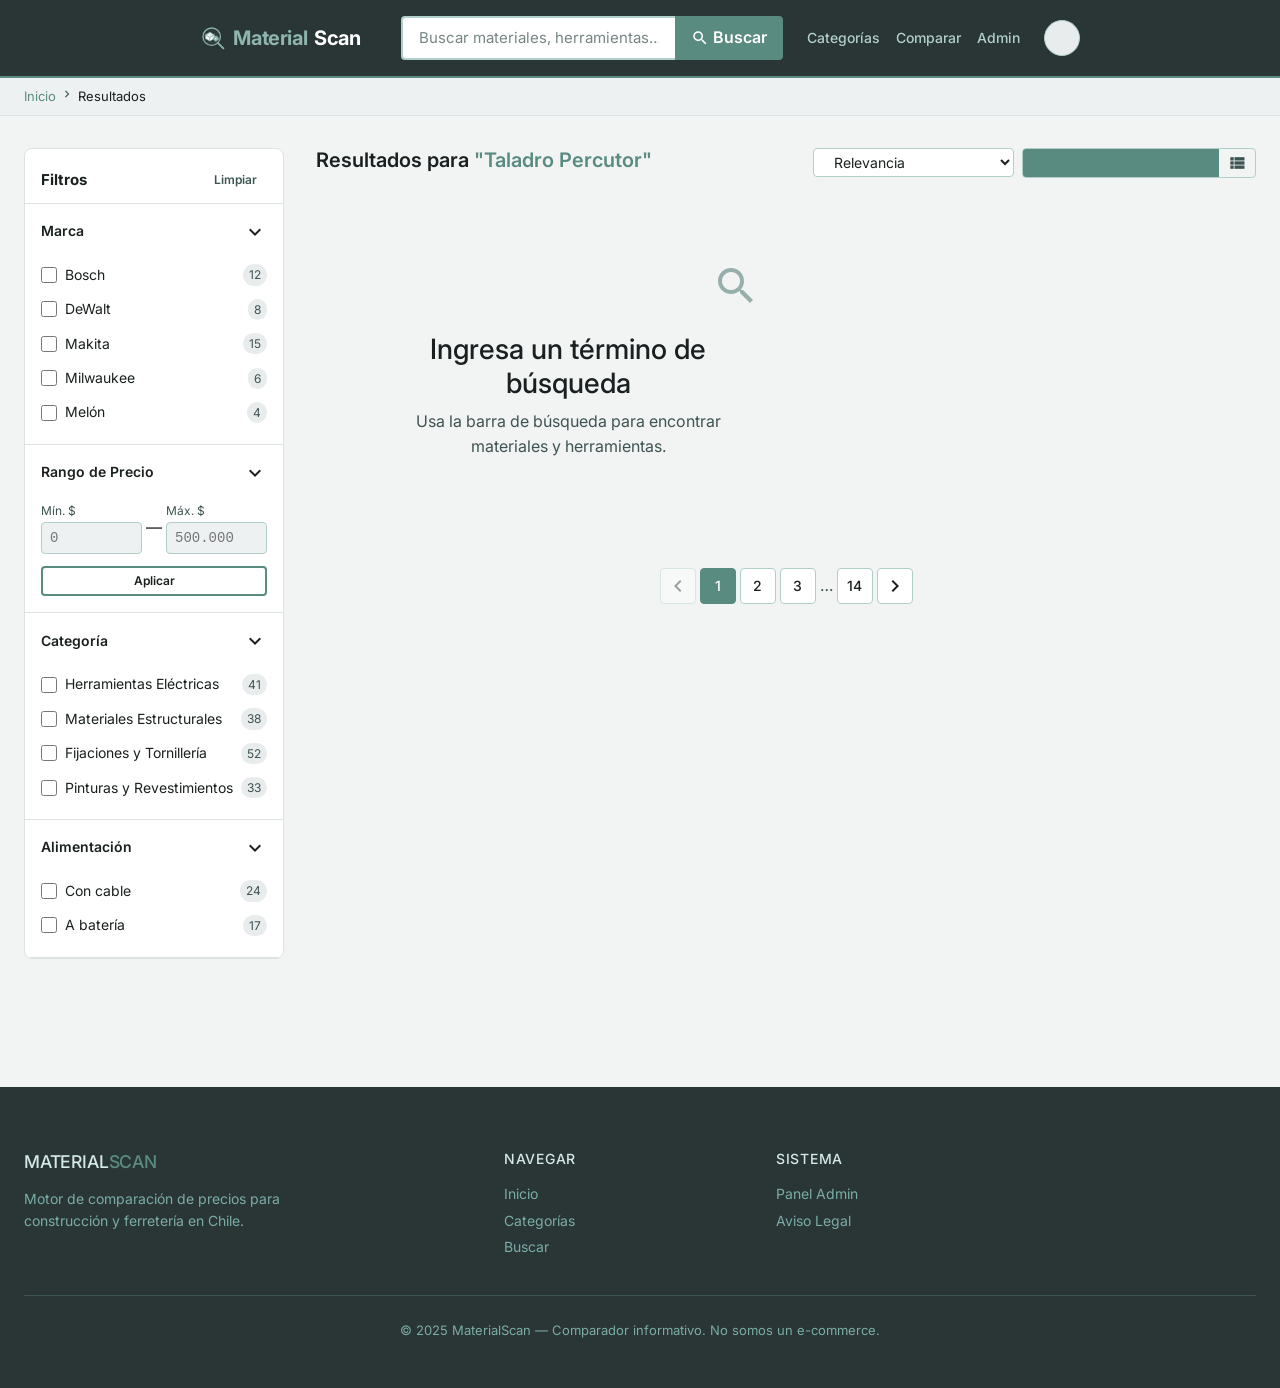
<file: pages/search.html>
<!DOCTYPE html>
<html lang="es">
<head>
  <meta charset="UTF-8" />
  <script>
    // Aplicar tema antes del primer pintado (evita parpadeo)
    (function(){
      var t = localStorage.getItem('cc-theme');
      if (!t) t = window.matchMedia('(prefers-color-scheme: dark)').matches ? 'dark' : 'light';
      document.documentElement.setAttribute('data-theme', t);
    })();
  </script>
  <meta name="viewport" content="width=device-width, initial-scale=1.0" />
  <title id="page-title">Resultados de búsqueda — MaterialScan</title>
  <meta name="description" content="Resultados de búsqueda de materiales y herramientas de construcción. Compara precios entre múltiples proveedores." />
  <link rel="stylesheet" href="https://cdn.jsdelivr.net/npm/bootstrap@5.3.3/dist/css/bootstrap.min.css" />
  <link rel="stylesheet" href="https://fonts.googleapis.com/css2?family=Inter:wght@300;400;500;600;700&display=swap" />
  <link rel="stylesheet" href="https://fonts.googleapis.com/icon?family=Material+Icons" />
  <link rel="stylesheet" href="../assets/css/variables.css" />
  <link rel="stylesheet" href="../assets/css/main.css" />
  <link rel="stylesheet" href="../assets/css/search.css" />
</head>
<body>

  <!-- NAVBAR -->
  <nav class="navbar" id="main-navbar">
    <div class="navbar-inner">
      <a href="../index.html" class="navbar-brand">
        <svg width="26" height="26" viewBox="0 0 100 100" fill="none" xmlns="http://www.w3.org/2000/svg" style="flex-shrink:0">
          <defs>
            <clipPath id="lens-clip">
              <circle cx="45" cy="45" r="31" />
            </clipPath>
          </defs>
          <circle cx="45" cy="45" r="33.5" stroke="currentColor" stroke-width="5" />
          <line x1="68.5" y1="68.5" x2="90" y2="90" stroke="currentColor" stroke-width="7" stroke-linecap="round" />
          <g clip-path="url(#lens-clip)">
            <path d="M10 20 H80 M10 32 H80 M10 44 H80 M10 56 H80 M10 68 H80 M20 10 V80 M32 10 V80 M44 10 V80 M56 10 V80 M68 10 V80" stroke="currentColor" stroke-width="1" opacity="0.35" />
            <polygon points="21,38 38,28 55,38 38,48" fill="var(--surface-container-lowest)" stroke="currentColor" stroke-width="2.5" stroke-linejoin="round" />
            <polygon points="21,38 38,48 38,62 21,52" fill="var(--surface-container-lowest)" stroke="currentColor" stroke-width="2.5" stroke-linejoin="round" />
            <polygon points="38,48 55,38 55,52 38,62" fill="var(--surface-container-lowest)" stroke="currentColor" stroke-width="2.5" stroke-linejoin="round" />
            <polygon points="27,36 33,32 37,34 31,38" fill="none" stroke="currentColor" stroke-width="1.5" />
            <polygon points="38,39 44,35 48,37 42,41" fill="none" stroke="currentColor" stroke-width="1.5" />
            <path d="M47,44 C47,49 50,50 53,48" stroke="currentColor" stroke-width="1.5" fill="none" />
            <path d="M51,49 L58,43 C60,41 63,41 65,43 L71,49 C73,51 73,54 71,56 L64,62 C62,64 59,64 57,62 L51,56 C49,54 49,51 51,49 Z" fill="currentColor" stroke="currentColor" stroke-width="1.5" stroke-linejoin="round" />
            <circle cx="55" cy="51" r="1" fill="var(--background)" />
            <text x="60" y="56" fill="var(--background)" font-family="system-ui, -apple-system, sans-serif" font-size="10" font-weight="900" text-anchor="middle" transform="rotate(8, 60, 56)">$</text>
          </g>
        </svg>
        Material<span>Scan</span>
      </a>
      <form class="navbar-search" id="search-form">
        <input type="text" name="q" id="search-input" placeholder="Buscar materiales, herramientas…" autocomplete="off" />
        <button type="submit" class="btn-search">
          <span class="material-icons" style="font-size:18px">search</span>
          Buscar
        </button>
      </form>
      <nav class="navbar-links">
        <a href="categories.html">Categorías</a>
        <a href="compare.html">Comparar</a>
        <a href="../admin/dashboard.html">Admin</a>
      </nav>
      <button class="theme-toggle" id="theme-toggle-btn"
              aria-label="Cambiar modo de color" title="Modo oscuro">
        <span class="material-icons icon-light">dark_mode</span>
        <span class="material-icons icon-dark">light_mode</span>
      </button>
</div>
</nav>

  <!-- BREADCRUMB -->
  <div class="breadcrumb-bar">
    <div class="container">
      <nav aria-label="breadcrumb">
        <ol class="breadcrumb-list">
          <li><a href="../index.html">Inicio</a></li>
          <li><span class="material-icons">chevron_right</span></li>
          <li id="breadcrumb-query">Resultados</li>
        </ol>
      </nav>
    </div>
  </div>

  <!-- MAIN LAYOUT -->
  <div class="container search-layout" id="search-page">

    <!-- ── SIDEBAR FILTROS ── -->
    <aside class="filters-sidebar" id="filters-sidebar">
      <div class="filters-header">
        <h3>Filtros</h3>
        <button class="btn btn-ghost btn-sm" id="clear-filters">Limpiar</button>
      </div>

      <!-- Marca -->
      <div class="filter-group" id="filter-marca">
        <h4 class="filter-title">
          <span>Marca</span>
          <span class="material-icons filter-toggle-icon">expand_more</span>
        </h4>
        <div class="filter-options">
          <label class="filter-option">
            <input type="checkbox" name="marca" value="bosch" id="f-bosch" />
            <span>Bosch</span>
            <span class="filter-count">12</span>
          </label>
          <label class="filter-option">
            <input type="checkbox" name="marca" value="dewalt" id="f-dewalt" />
            <span>DeWalt</span>
            <span class="filter-count">8</span>
          </label>
          <label class="filter-option">
            <input type="checkbox" name="marca" value="makita" id="f-makita" />
            <span>Makita</span>
            <span class="filter-count">15</span>
          </label>
          <label class="filter-option">
            <input type="checkbox" name="marca" value="milwaukee" id="f-milwaukee" />
            <span>Milwaukee</span>
            <span class="filter-count">6</span>
          </label>
          <label class="filter-option">
            <input type="checkbox" name="marca" value="melon" id="f-melon" />
            <span>Melón</span>
            <span class="filter-count">4</span>
          </label>
        </div>
      </div>

      <!-- Rango de precio -->
      <div class="filter-group" id="filter-precio">
        <h4 class="filter-title">
          <span>Rango de Precio</span>
          <span class="material-icons filter-toggle-icon">expand_more</span>
        </h4>
        <div class="filter-options">
          <div class="price-range-inputs">
            <div class="price-input-wrap">
              <label for="price-min">Mín. $</label>
              <input type="number" id="price-min" name="precio_min" placeholder="0" min="0" />
            </div>
            <span>—</span>
            <div class="price-input-wrap">
              <label for="price-max">Máx. $</label>
              <input type="number" id="price-max" name="precio_max" placeholder="500.000" min="0" />
            </div>
          </div>
          <button class="btn btn-secondary btn-sm" id="apply-price" style="width:100%;justify-content:center">Aplicar</button>
        </div>
      </div>

      <!-- Categoría -->
      <div class="filter-group" id="filter-categoria">
        <h4 class="filter-title">
          <span>Categoría</span>
          <span class="material-icons filter-toggle-icon">expand_more</span>
        </h4>
        <div class="filter-options">
          <label class="filter-option">
            <input type="checkbox" name="cat" value="herramientas" id="f-herr" />
            <span>Herramientas Eléctricas</span>
            <span class="filter-count">41</span>
          </label>
          <label class="filter-option">
            <input type="checkbox" name="cat" value="estructurales" id="f-est" />
            <span>Materiales Estructurales</span>
            <span class="filter-count">38</span>
          </label>
          <label class="filter-option">
            <input type="checkbox" name="cat" value="fijaciones" id="f-fij" />
            <span>Fijaciones y Tornillería</span>
            <span class="filter-count">52</span>
          </label>
          <label class="filter-option">
            <input type="checkbox" name="cat" value="pinturas" id="f-pin" />
            <span>Pinturas y Revestimientos</span>
            <span class="filter-count">33</span>
          </label>
        </div>
      </div>

      <!-- Alimentación (dinámica según categoría) -->
      <div class="filter-group" id="filter-alimentacion">
        <h4 class="filter-title">
          <span>Alimentación</span>
          <span class="material-icons filter-toggle-icon">expand_more</span>
        </h4>
        <div class="filter-options">
          <label class="filter-option">
            <input type="checkbox" name="alim" value="cable" id="f-cable" />
            <span>Con cable</span>
            <span class="filter-count">24</span>
          </label>
          <label class="filter-option">
            <input type="checkbox" name="alim" value="bateria" id="f-bateria" />
            <span>A batería</span>
            <span class="filter-count">17</span>
          </label>
        </div>
      </div>
    </aside>

    <!-- ── RESULTS AREA ── -->
    <main class="results-area" id="results-area">

      <!-- Toolbar -->
      <div class="results-toolbar" id="results-toolbar">
        <div class="results-info">
          <h1 class="results-title" id="results-heading">Resultados para <em id="query-display">"Taladro Percutor"</em></h1>
          <span class="results-count text-muted" id="results-count">Mostrando 1–12 de 164 resultados</span>
        </div>
        <div class="results-controls">
          <div class="sort-select-wrap">
            <label for="sort-select" class="sr-only">Ordenar por</label>
            <select id="sort-select" class="sort-select">
              <option value="relevance">Relevancia</option>
              <option value="price-asc">Precio: menor a mayor</option>
              <option value="price-desc">Precio: mayor a menor</option>
              <option value="providers">Más proveedores</option>
            </select>
          </div>
          <div class="view-toggle">
            <button class="view-btn active" id="view-grid" title="Vista cuadrícula">
              <span class="material-icons">grid_view</span>
            </button>
            <button class="view-btn" id="view-list" title="Vista lista">
              <span class="material-icons">view_list</span>
            </button>
          </div>
        </div>
      </div>

      <!-- Product Grid -->
      <div class="products-grid" id="products-grid">

        <!-- Card 1 -->
        <div class="search-product-card" id="sp-dewalt-dcd796">
          <div class="spc-badges">
            <span class="badge badge-success">↓ -8%</span>
            <span class="badge badge-info">5 tiendas</span>
          </div>
          <div class="spc-thumb">⚡</div>
          <div class="spc-body">
            <div class="spc-category text-muted" style="font-size:0.75rem;text-transform:uppercase;letter-spacing:0.05em">Herramientas Eléctricas</div>
            <h3 class="spc-name">
              <a href="product.html?id=dewalt-dcd796">Taladro Percutor Inalámbrico DeWalt DCD796D2 20V XR</a>
            </h3>
            <div class="spc-meta">
              <span class="category-chip" style="font-size:0.7rem">DeWalt</span>
              <span class="category-chip" style="font-size:0.7rem">20V</span>
              <span class="category-chip" style="font-size:0.7rem">Sin cable</span>
            </div>
            <div class="spc-price-row">
              <div>
                <div class="text-muted" style="font-size:0.75rem">Desde</div>
                <div class="price-main md price-best">$189.990</div>
              </div>
              <div class="text-muted" style="font-size:0.75rem;text-align:right">
                Hasta $249.990<br />en 5 tiendas
              </div>
            </div>
            <a href="product.html?id=dewalt-dcd796" class="btn btn-primary" style="width:100%;justify-content:center">
              Ver comparativa
            </a>
          </div>
        </div>

        <!-- Card 2 -->
        <div class="search-product-card" id="sp-makita-xph12">
          <div class="spc-badges">
            <span class="badge badge-info">3 tiendas</span>
          </div>
          <div class="spc-thumb">🔧</div>
          <div class="spc-body">
            <div class="spc-category text-muted" style="font-size:0.75rem;text-transform:uppercase;letter-spacing:0.05em">Herramientas Eléctricas</div>
            <h3 class="spc-name">
              <a href="product.html?id=makita-xph12">Taladro Percutor Compacto Makita XPH12Z 18V LXT</a>
            </h3>
            <div class="spc-meta">
              <span class="category-chip" style="font-size:0.7rem">Makita</span>
              <span class="category-chip" style="font-size:0.7rem">18V</span>
              <span class="category-chip" style="font-size:0.7rem">Sin cable</span>
            </div>
            <div class="spc-price-row">
              <div>
                <div class="text-muted" style="font-size:0.75rem">Desde</div>
                <div class="price-main md price-best">$145.990</div>
              </div>
              <div class="text-muted" style="font-size:0.75rem;text-align:right">
                Hasta $178.000<br />en 3 tiendas
              </div>
            </div>
            <a href="product.html?id=makita-xph12" class="btn btn-primary" style="width:100%;justify-content:center">
              Ver comparativa
            </a>
          </div>
        </div>

        <!-- Card 3 -->
        <div class="search-product-card" id="sp-bosch-gsb13">
          <div class="spc-badges">
            <span class="badge badge-success">Mejor precio</span>
            <span class="badge badge-info">5 tiendas</span>
          </div>
          <div class="spc-thumb">🔩</div>
          <div class="spc-body">
            <div class="spc-category text-muted" style="font-size:0.75rem;text-transform:uppercase;letter-spacing:0.05em">Herramientas Eléctricas</div>
            <h3 class="spc-name">
              <a href="product.html?id=bosch-gsb-13">Taladro Percutor Bosch GSB 13 RE 650W Profesional</a>
            </h3>
            <div class="spc-meta">
              <span class="category-chip" style="font-size:0.7rem">Bosch</span>
              <span class="category-chip" style="font-size:0.7rem">650W</span>
              <span class="category-chip" style="font-size:0.7rem">Con cable</span>
            </div>
            <div class="spc-price-row">
              <div>
                <div class="text-muted" style="font-size:0.75rem">Desde</div>
                <div class="price-main md price-best">$54.990</div>
              </div>
              <div class="text-muted" style="font-size:0.75rem;text-align:right">
                Hasta $69.990<br />en 5 tiendas
              </div>
            </div>
            <a href="product.html?id=bosch-gsb-13" class="btn btn-primary" style="width:100%;justify-content:center">
              Ver comparativa
            </a>
          </div>
        </div>

        <!-- Card 4 -->
        <div class="search-product-card" id="sp-milwaukee-2904">
          <div class="spc-badges">
            <span class="badge badge-secondary">Pro</span>
            <span class="badge badge-info">2 tiendas</span>
          </div>
          <div class="spc-thumb">⚙️</div>
          <div class="spc-body">
            <div class="spc-category text-muted" style="font-size:0.75rem;text-transform:uppercase;letter-spacing:0.05em">Herramientas Eléctricas</div>
            <h3 class="spc-name">
              <a href="product.html?id=milwaukee-2904">Taladro Percutor Milwaukee 2904-20 M18 FUEL 1/2"</a>
            </h3>
            <div class="spc-meta">
              <span class="category-chip" style="font-size:0.7rem">Milwaukee</span>
              <span class="category-chip" style="font-size:0.7rem">18V</span>
              <span class="category-chip" style="font-size:0.7rem">Sin cable</span>
            </div>
            <div class="spc-price-row">
              <div>
                <div class="text-muted" style="font-size:0.75rem">Desde</div>
                <div class="price-main md price-best">$289.990</div>
              </div>
              <div class="text-muted" style="font-size:0.75rem;text-align:right">
                Hasta $319.000<br />en 2 tiendas
              </div>
            </div>
            <a href="product.html?id=milwaukee-2904" class="btn btn-primary" style="width:100%;justify-content:center">
              Ver comparativa
            </a>
          </div>
        </div>

      </div><!-- /products-grid -->

      <!-- Pagination -->
      <div class="pagination-wrap" id="pagination">
        <button class="page-btn" disabled id="prev-page">
          <span class="material-icons">chevron_left</span>
        </button>
        <button class="page-btn active">1</button>
        <button class="page-btn">2</button>
        <button class="page-btn">3</button>
        <span class="page-ellipsis">…</span>
        <button class="page-btn">14</button>
        <button class="page-btn" id="next-page">
          <span class="material-icons">chevron_right</span>
        </button>
      </div>

    </main>
  </div><!-- /search-layout -->

  <!-- Footer -->
  <footer id="site-footer">
    <div class="footer-grid">
      <div>
        <h4 style="font-size:1.1rem;letter-spacing:-0.01em">Material<span style="color:var(--primary-container)">Scan</span></h4>
        <p style="font-size:0.875rem;margin-top:var(--space-sm);max-width:260px">Motor de comparación de precios para construcción y ferretería en Chile.</p>
      </div>
      <div>
        <h4>Navegar</h4>
        <a href="../index.html">Inicio</a>
        <a href="categories.html">Categorías</a>
        <a href="search.html">Buscar</a>
      </div>
      <div>
        <h4>Sistema</h4>
        <a href="../admin/dashboard.html">Panel Admin</a>
        <a href="#">Aviso Legal</a>
      </div>
      <div></div>
    </div>
    <div class="footer-bottom">
      <p>© 2025 MaterialScan — Comparador informativo. No somos un e-commerce.</p>
    </div>
  </footer>

  <script src="https://cdn.jsdelivr.net/npm/bootstrap@5.3.3/dist/js/bootstrap.bundle.min.js"></script>
  <script src="../assets/js/api.config.js"></script>
  <script src="../assets/js/main.js"></script>
  <script src="../assets/js/search.js"></script>
</body>
</html>
</file>
<file: assets/css/variables.css>
/* MaterialScan — Design System Variables */
/* Modo claro (por defecto) — Paleta teal/verde */
:root,
[data-theme="light"] {
  /* ── Colores primarios (teal-verde) ── */
  --primary:               #3d6b63;        /* teal oscuro activo */
  --primary-container:     #5A8B81;        /* teal medio — botones/accents */
  --on-primary:            #ffffff;
  --on-primary-container:  #0e2b27;

  /* ── Colores secundarios ── */
  --secondary:             #8DB4AD;        /* teal claro */
  --secondary-container:   #d4eae6;
  --on-secondary:          #1a3d38;
  --on-secondary-container:#0e2b27;

  /* ── Colores terciarios ── */
  --tertiary:              #A8CEC9;        /* menta suave */
  --tertiary-container:    #C5DED9;
  --on-tertiary:           #1a3d38;
  --on-tertiary-container: #1a3d38;

  /* ── Superficies ── */
  --surface:               #F2F4F4;
  --surface-dim:           #d4d8d8;
  --surface-container-lowest: #ffffff;
  --surface-container-low: #eef1f1;
  --surface-container:     #e8ecec;
  --surface-container-high:#dde2e2;
  --on-surface:            #1a1f1f;
  --on-surface-variant:    #3d5452;
  --inverse-surface:       #2a3535;
  --outline:               #5A8B81;
  --outline-variant:       #b0cfcb;

  /* ── Estado ── */
  --error:                 #ba1a1a;

  /* ── Background ── */
  --background:            #F2F4F4;
  --on-background:         #1a1f1f;

  /* ── Navbar específico ── */
  --navbar-bg:             #2a3535;
  --navbar-border:         #5A8B81;
  --navbar-link:           #b0d0cc;
  --navbar-link-hover:     #5A8B81;
  --navbar-brand-accent:   #8DB4AD;

  /* ── Footer específico ── */
  --footer-bg:             #2a3535;
  --footer-text:           #7aada7;
  --footer-heading:        #d4eae6;
  --footer-link:           #5A8B81;
  --footer-divider:        #3d5452;

  /* ── Hero específico ── */
  --hero-bg-from:          #2a3535;
  --hero-bg-mid:           #1e2e2e;
  --hero-bg-to:            #243030;
  --hero-grid-color:       rgba(90,139,129,0.04);
  --hero-badge-bg:         rgba(90,139,129,0.18);
  --hero-badge-border:     rgba(90,139,129,0.4);
  --hero-title:            #ecf4f3;
  --hero-sub:              #8DB4AD;
  --hero-input-bg:         rgba(255,255,255,0.07);
  --hero-input-border:     #3d5452;
  --hero-input-text:       #ecf4f3;
  --hero-input-placeholder:#5A8B81;
  --hero-chip-bg:          rgba(255,255,255,0.07);
  --hero-chip-border:      #3d5452;
  --hero-chip-text:        #8DB4AD;
  --hero-divider:          rgba(255,255,255,0.08);
  --hero-stat-label:       #5A8B81;

  /* ── Tipografía ── */
  --font-family:           'Inter', sans-serif;
  --font-mono:             monospace;

  /* ── Espaciado ── */
  --space-xs:   4px;
  --space-sm:   8px;
  --space-md:   16px;
  --space-lg:   24px;
  --space-xl:   32px;
  --space-xxl:  64px;
  --container-max: 1280px;
  --gutter:     24px;

  /* ── Radios ── */
  --radius-sm:  2px;
  --radius:     4px;
  --radius-lg:  8px;
  --radius-pill:9999px;

  /* ── Sombras ── */
  --shadow-card: 0 1px 3px rgba(0,0,0,0.10), 0 0 0 1px var(--surface-container-high);
  --shadow-modal:0 4px 16px rgba(0,0,0,0.16), 0 0 0 1px var(--outline-variant);

  /* ── Transiciones ── */
  --transition-fast: 150ms ease;
  --transition-base: 250ms ease;
}

/* ══════════════════════════════════════════
   MODO OSCURO — Paleta teal/cian oscuro
══════════════════════════════════════════ */
[data-theme="dark"] {
  /* ── Colores primarios (cian brillante) ── */
  --primary:               #2a7e7e;        /* cian oscuro activo */
  --primary-container:     #3FA3A3;        /* cian principal — botones/accents */
  --on-primary:            #001f1f;
  --on-primary-container:  #001f1f;

  /* ── Colores secundarios ── */
  --secondary:             #88D4D4;        /* cian claro */
  --secondary-container:   #1B3B3B;
  --on-secondary:          #001f1f;
  --on-secondary-container:#88D4D4;

  /* ── Colores terciarios ── */
  --tertiary:              #4fc4c4;
  --tertiary-container:    #1B3B3B;
  --on-tertiary:           #001f1f;
  --on-tertiary-container: #88D4D4;

  /* ── Superficies ── */
  --surface:               #12191C;
  --surface-dim:           #0d1315;
  --surface-container-lowest: #0a1012;
  --surface-container-low: #161e21;
  --surface-container:     #1a2326;
  --surface-container-high:#1e282b;
  --on-surface:            #d4f0ef;
  --on-surface-variant:    #88D4D4;
  --inverse-surface:       #d4f0ef;
  --outline:               #3FA3A3;
  --outline-variant:       #1B3B3B;

  /* ── Estado ── */
  --error:                 #ff6b6b;

  /* ── Background ── */
  --background:            #12191C;
  --on-background:         #d4f0ef;

  /* ── Navbar específico ── */
  --navbar-bg:             #0d1315;
  --navbar-border:         #3FA3A3;
  --navbar-link:           #88D4D4;
  --navbar-link-hover:     #3FA3A3;
  --navbar-brand-accent:   #88D4D4;

  /* ── Footer específico ── */
  --footer-bg:             #0d1315;
  --footer-text:           #4a9090;
  --footer-heading:        #88D4D4;
  --footer-link:           #3FA3A3;
  --footer-divider:        #1B3B3B;

  /* ── Hero específico ── */
  --hero-bg-from:          #0a1012;
  --hero-bg-mid:           #0d1315;
  --hero-bg-to:            #101a1c;
  --hero-grid-color:       rgba(63,163,163,0.05);
  --hero-badge-bg:         rgba(63,163,163,0.15);
  --hero-badge-border:     rgba(63,163,163,0.4);
  --hero-title:            #d4f0ef;
  --hero-sub:              #88D4D4;
  --hero-input-bg:         rgba(255,255,255,0.04);
  --hero-input-border:     #1B3B3B;
  --hero-input-text:       #d4f0ef;
  --hero-input-placeholder:#3FA3A3;
  --hero-chip-bg:          rgba(63,163,163,0.1);
  --hero-chip-border:      #1B3B3B;
  --hero-chip-text:        #88D4D4;
  --hero-divider:          rgba(255,255,255,0.06);
  --hero-stat-label:       #3FA3A3;

  /* ── Sombras (más sutiles en dark) ── */
  --shadow-card: 0 1px 4px rgba(0,0,0,0.4), 0 0 0 1px var(--surface-container-high);
  --shadow-modal:0 4px 20px rgba(0,0,0,0.5), 0 0 0 1px var(--outline-variant);
}
</file>
<file: assets/css/main.css>
/* MaterialScan — Global Styles */
@import url('https://fonts.googleapis.com/css2?family=Inter:wght@300;400;500;600;700&display=swap');
@import 'variables.css';

*, *::before, *::after { box-sizing: border-box; margin: 0; padding: 0; }

html { scroll-behavior: smooth; font-size: 16px; }

body {
  font-family: var(--font-family);
  background: var(--background);
  color: var(--on-background);
  line-height: 1.6;
  -webkit-font-smoothing: antialiased;
  transition: background var(--transition-base), color var(--transition-base);
}

/* ── Container ── */
.container {
  max-width: var(--container-max);
  margin: 0 auto;
  padding: 0 var(--gutter);
}

/* ── Navbar ── */
.navbar {
  background: var(--navbar-bg);
  border-bottom: 2px solid var(--navbar-border);
  position: sticky; top: 0; z-index: 1000;
  transition: background var(--transition-base), border-color var(--transition-base);
}
.navbar-inner {
  display: flex; align-items: center; gap: var(--space-lg);
  padding: var(--space-sm) var(--gutter);
  max-width: var(--container-max); margin: 0 auto;
}
.navbar-brand {
  font-weight: 700; font-size: 1.25rem; color: var(--navbar-brand-accent);
  text-decoration: none; letter-spacing: -0.02em; white-space: nowrap;
  display: inline-flex; align-items: center; gap: 7px;
}
.navbar-brand span { color: #ffffff; }
.navbar-search {
  flex: 1; display: flex; gap: 0;
}
.navbar-search input {
  flex: 1; padding: var(--space-sm) var(--space-md);
  border: 2px solid var(--outline-variant); border-right: 0;
  border-radius: var(--radius) 0 0 var(--radius);
  font-family: var(--font-family); font-size: 0.9375rem;
  background: var(--surface-container-lowest); color: var(--on-surface);
  outline: none; transition: border-color var(--transition-fast), background var(--transition-base), color var(--transition-base);
}
.navbar-search input::placeholder { color: var(--on-surface-variant); opacity: 0.7; }
.navbar-search input:focus { border-color: var(--primary-container); }
.navbar-search .btn-search {
  padding: var(--space-sm) var(--space-md);
  background: var(--primary-container); color: var(--on-primary);
  border: none; border-radius: 0 var(--radius) var(--radius) 0;
  font-weight: 600; cursor: pointer; transition: background var(--transition-fast);
  display: flex; align-items: center; gap: var(--space-xs);
}
.navbar-search .btn-search:hover { background: var(--primary); }
.navbar-links { display: flex; gap: var(--space-md); align-items: center; }
.navbar-links a {
  color: var(--navbar-link); text-decoration: none; font-size: 0.875rem;
  font-weight: 500; transition: color var(--transition-fast);
}
.navbar-links a:hover,
.navbar-links a.active { color: var(--primary-container); }

/* ── Theme Toggle Button ── */
.theme-toggle {
  display: flex; align-items: center; justify-content: center;
  width: 36px; height: 36px;
  border-radius: var(--radius-pill);
  background: var(--surface-container);
  border: 1.5px solid var(--outline-variant);
  cursor: pointer; color: var(--on-surface);
  transition: all var(--transition-fast);
  flex-shrink: 0; outline: none;
  position: relative; overflow: hidden;
}
.theme-toggle:hover {
  background: var(--primary-container);
  border-color: var(--primary-container);
  color: var(--on-primary);
  transform: scale(1.08);
}
.theme-toggle:active { transform: scale(0.95); }
.theme-toggle .material-icons { font-size: 18px; transition: transform var(--transition-base), opacity var(--transition-fast); }
.theme-toggle .icon-light { display: block; }
.theme-toggle .icon-dark  { display: none; }
[data-theme="dark"] .theme-toggle .icon-light { display: none; }
[data-theme="dark"] .theme-toggle .icon-dark  { display: block; }

/* ── Buttons ── */
.btn {
  display: inline-flex; align-items: center; gap: var(--space-xs);
  padding: var(--space-sm) var(--space-md);
  border-radius: var(--radius); font-family: var(--font-family);
  font-weight: 600; font-size: 0.875rem; cursor: pointer;
  border: 2px solid transparent; transition: all var(--transition-fast);
  text-decoration: none;
}
.btn-primary {
  background: var(--primary-container); color: var(--on-primary);
  border-color: var(--primary-container);
}
.btn-primary:hover { background: var(--primary); border-color: var(--primary); }
.btn-secondary {
  background: transparent; color: var(--on-surface);
  border-color: var(--outline);
}
.btn-secondary:hover { border-color: var(--primary-container); color: var(--primary-container); }
.btn-ghost {
  background: transparent; color: var(--on-surface-variant);
  border-color: transparent;
}
.btn-ghost:hover { color: var(--primary-container); }
.btn-lg { padding: var(--space-md) var(--space-xl); font-size: 1rem; }
.btn-sm { padding: var(--space-xs) var(--space-sm); font-size: 0.75rem; }

/* ── Cards ── */
.card {
  background: var(--surface-container-lowest);
  border: 1px solid var(--surface-container-high);
  border-radius: var(--radius-lg);
  transition: border-color var(--transition-fast), box-shadow var(--transition-fast),
              background var(--transition-base);
}
.card:hover { border-color: var(--primary-container); box-shadow: var(--shadow-card); }

/* ── Badges / Chips ── */
.badge {
  display: inline-block; padding: 2px 8px;
  border-radius: var(--radius-sm); font-size: 0.7rem;
  font-weight: 600; text-transform: uppercase; letter-spacing: 0.05em;
}
.badge-primary { background: var(--primary-container); color: var(--on-primary); }
.badge-secondary { background: var(--secondary-container); color: var(--on-secondary-container); }
.badge-success { background: #c8e6c9; color: #1b5e20; }
[data-theme="dark"] .badge-success { background: #1b5e20; color: #c8e6c9; }
.badge-info { background: var(--tertiary-container); color: var(--on-tertiary-container); }

/* ── Price Display ── */
.price-main { font-family: var(--font-mono); font-weight: 700; color: var(--on-surface); }
.price-main.lg { font-size: 1.75rem; }
.price-main.md { font-size: 1.25rem; }
.price-sub { font-size: 0.75rem; color: var(--on-surface-variant); }
.price-best { color: #2e7d32; }
[data-theme="dark"] .price-best { color: #69d96e; }
.price-worst { color: var(--error); }

/* ── Tables ── */
.table-compare { width: 100%; border-collapse: collapse; font-size: 0.9375rem; }
.table-compare thead th {
  background: var(--navbar-bg); color: var(--footer-heading);
  text-transform: uppercase; font-size: 0.75rem; letter-spacing: 0.05em;
  padding: var(--space-sm) var(--space-md); text-align: left;
}
.table-compare tbody tr:nth-child(even) { background: var(--surface-container-low); }
.table-compare tbody td {
  padding: var(--space-sm) var(--space-md);
  border-bottom: 1px solid var(--surface-container-high);
  color: var(--on-surface);
}

/* ── Category Chip ── */
.category-chip {
  display: inline-flex; align-items: center; gap: var(--space-xs);
  padding: var(--space-xs) var(--space-sm);
  background: var(--surface-container);
  border: 1px solid var(--outline-variant);
  border-radius: var(--radius-sm);
  font-size: 0.8125rem; font-weight: 600; cursor: pointer;
  transition: all var(--transition-fast); text-decoration: none;
  color: var(--on-surface-variant);
}
.category-chip:hover, .category-chip.active {
  background: var(--primary-container); color: var(--on-primary);
  border-color: var(--primary-container);
}

/* ── Section headings ── */
.section-title {
  font-size: var(--font-size-headline-md); font-weight: 600;
  color: var(--on-surface); letter-spacing: -0.01em;
  margin-bottom: var(--space-lg);
}
.section-title .label {
  font-size: var(--font-size-label-md); font-weight: 600;
  text-transform: uppercase; letter-spacing: 0.05em;
  color: var(--primary-container); display: block; margin-bottom: var(--space-xs);
}

/* ── Footer ── */
footer {
  background: var(--footer-bg); color: var(--footer-text);
  padding: var(--space-xxl) var(--gutter) var(--space-xl);
  margin-top: var(--space-xxl);
  transition: background var(--transition-base), color var(--transition-base);
}
footer .footer-grid {
  display: grid; grid-template-columns: 2fr 1fr 1fr 1fr;
  gap: var(--space-xxl); max-width: var(--container-max); margin: 0 auto;
}
footer h4 { color: var(--footer-heading); font-size: 0.875rem; text-transform: uppercase;
  letter-spacing: 0.05em; margin-bottom: var(--space-md); }
footer a { color: var(--footer-text); text-decoration: none; font-size: 0.875rem; display: block;
  margin-bottom: var(--space-xs); transition: color var(--transition-fast); }
footer a:hover { color: var(--primary-container); }
footer .footer-bottom {
  border-top: 1px solid var(--footer-divider); margin-top: var(--space-xl);
  padding-top: var(--space-lg); text-align: center; font-size: 0.8125rem;
  max-width: var(--container-max); margin-left: auto; margin-right: auto;
}

/* ── Utilities ── */
.text-muted { color: var(--on-surface-variant); }
.text-primary { color: var(--primary-container); }
.font-mono { font-family: var(--font-mono); }
.d-flex { display: flex; }
.align-center { align-items: center; }
.gap-sm { gap: var(--space-sm); }
.gap-md { gap: var(--space-md); }
.mt-md { margin-top: var(--space-md); }
.mt-lg { margin-top: var(--space-lg); }
.mb-md { margin-bottom: var(--space-md); }
.mb-lg { margin-bottom: var(--space-lg); }

/* ── Responsive ── */
@media (max-width: 992px) {
  .navbar-links { display: none; }
  footer .footer-grid { grid-template-columns: 1fr 1fr; gap: var(--space-xl); }
}
@media (max-width: 576px) {
  .navbar-brand { font-size: 1rem; }
  footer .footer-grid { grid-template-columns: 1fr; }
}

/* ── Search Suggestions Dropdown ── */
.search-suggestions {
  position: absolute;
  top: calc(100% + 4px);
  left: 0; right: 0;
  background: var(--surface-container);
  border: 1px solid var(--outline-variant);
  border-radius: var(--radius);
  box-shadow: var(--shadow-md);
  z-index: 1100;
  list-style: none;
  padding: var(--space-xs) 0;
  margin: 0;
  max-height: 280px;
  overflow-y: auto;
}
.search-suggestions li {
  display: flex;
  align-items: center;
  gap: var(--space-sm);
  padding: var(--space-sm) var(--space-md);
  cursor: pointer;
  font-size: 0.9rem;
  color: var(--on-surface);
  transition: background var(--transition-fast);
}
.search-suggestions li:hover {
  background: var(--surface-container-high);
  color: var(--primary);
}

/* ── Spin animation (loading states) ── */
@keyframes spin {
  to { transform: rotate(360deg); }
}
.spinning { animation: spin 1s linear infinite; }

/* ── Screen reader only ── */
.sr-only {
  position: absolute; width: 1px; height: 1px;
  padding: 0; margin: -1px; overflow: hidden;
  clip: rect(0,0,0,0); white-space: nowrap; border: 0;
}

/* ── Cancel redirect message ── */
#cancel-msg {
  display: none;
  color: var(--on-surface-variant);
  font-size: 0.875rem;
  margin-top: var(--space-sm);
}

/* ── Clusters de Búsqueda ── */
.cluster-view {
  display: flex;
  flex-direction: column;
  gap: var(--space-md);
}

.cluster-card {
  background: var(--surface);
  border: 1px solid var(--border);
  border-radius: var(--radius-lg);
  overflow: hidden;
  box-shadow: var(--shadow-sm);
  transition: box-shadow var(--transition-base);
}

.cluster-card:hover {
  box-shadow: var(--shadow-md);
}

.cluster-header {
  padding: var(--space-md);
  background: var(--surface-variant);
  border-bottom: 1px solid var(--border);
  cursor: pointer;
  display: flex;
  flex-direction: column;
  gap: var(--space-sm);
  position: relative;
}

.cluster-title-row {
  display: flex;
  align-items: center;
  flex-wrap: wrap;
  gap: var(--space-sm);
  padding-right: 32px;
}

.cluster-name {
  font-size: 1.125rem;
  font-weight: 600;
  margin: 0;
  color: var(--on-surface);
}

.cluster-badges {
  display: flex;
  gap: 6px;
  flex-wrap: wrap;
}

.cluster-badges .badge {
  font-size: 0.75rem;
  padding: 2px 8px;
  border-radius: 12px;
  font-weight: 500;
}

.badge-info { background: #e3f2fd; color: #0277bd; }
.badge-secondary { background: var(--surface); border: 1px solid var(--border); color: var(--on-surface-variant); }
.badge-success { background: #e8f5e9; color: #2e7d32; font-weight: 600; }

.cluster-price-range {
  display: flex;
  gap: var(--space-md);
  align-items: center;
  flex-wrap: wrap;
}

.cluster-price-block {
  display: flex;
  flex-direction: column;
}

.cluster-price-label {
  font-size: 0.75rem;
  color: var(--on-surface-variant);
  text-transform: uppercase;
  letter-spacing: 0.5px;
}

.cluster-brands {
  display: flex;
  gap: 4px;
  margin-left: auto;
}

.cluster-toggle-icon {
  position: absolute;
  right: var(--space-md);
  top: var(--space-md);
  color: var(--on-surface-variant);
  transition: transform var(--transition-base);
}

.cluster-card.collapsed .cluster-toggle-icon {
  transform: rotate(-90deg);
}

.cluster-body {
  display: flex;
  flex-direction: column;
}

.cluster-card.collapsed .cluster-body {
  display: none;
}

.cluster-product-row {
  display: flex;
  align-items: center;
  padding: var(--space-sm) var(--space-md);
  border-bottom: 1px solid var(--border);
  gap: var(--space-md);
  transition: background var(--transition-base);
}

.cluster-product-row:last-child {
  border-bottom: none;
}

.cluster-product-row:hover {
  background: var(--background);
}

.cluster-product-img {
  width: 60px;
  height: 60px;
  border-radius: 6px;
  background: white;
  display: flex;
  align-items: center;
  justify-content: center;
  border: 1px solid var(--border);
  flex-shrink: 0;
}

.cluster-product-emoji {
  font-size: 24px;
}

.cluster-product-info {
  flex: 1;
  min-width: 0;
  display: flex;
  flex-direction: column;
}

.cluster-product-name {
  font-weight: 500;
  color: var(--on-surface);
  text-decoration: none;
  white-space: nowrap;
  overflow: hidden;
  text-overflow: ellipsis;
}

.cluster-product-name:hover {
  color: var(--primary);
  text-decoration: underline;
}

.cluster-product-brand {
  font-size: 0.8125rem;
  color: var(--on-surface-variant);
}

.cluster-product-stores {
  display: flex;
  flex-wrap: wrap;
  gap: 4px;
  max-width: 200px;
}

.store-chip {
  font-size: 0.75rem;
  background: var(--surface-variant);
  padding: 2px 6px;
  border-radius: 4px;
  color: var(--on-surface-variant);
  white-space: nowrap;
}

.cluster-product-price {
  text-align: right;
  min-width: 100px;
}

.cluster-product-store-label {
  display: block;
  font-size: 0.75rem;
  color: var(--on-surface-variant);
}

.cluster-product-btn {
  white-space: nowrap;
}

.cluster-show-more {
  width: 100%;
  background: var(--surface-variant);
  border: none;
  border-top: 1px solid var(--border);
  padding: 8px;
  color: var(--primary);
  font-weight: 500;
  cursor: pointer;
  display: flex;
  align-items: center;
  justify-content: center;
  gap: 4px;
  transition: background var(--transition-base);
}

.cluster-show-more:hover {
  background: var(--border);
}

.cluster-hidden-products {
  display: none;
  flex-direction: column;
}

.cluster-card.show-all .cluster-hidden-products {
  display: flex;
}

@media (max-width: 768px) {
  .cluster-product-row {
    flex-wrap: wrap;
  }
  .cluster-product-info {
    min-width: 100%;
  }
  .cluster-product-stores {
    display: none;
  }
  .cluster-price-range {
    flex-direction: column;
    align-items: flex-start;
    gap: 4px;
  }
  .cluster-brands {
    margin-left: 0;
    margin-top: 8px;
  }
}
</file>
<file: assets/css/admin.css>
/* admin.css — Panel Administrativo */
body.admin-body {
  display: grid; grid-template-columns: 240px 1fr;
  min-height: 100vh; background: var(--background);
  color: var(--on-background);
}

/* ── Sidebar ── */
.admin-sidebar {
  background: var(--navbar-bg); display: flex; flex-direction: column;
  position: fixed; top: 0; left: 0; height: 100vh; width: 240px;
  z-index: 100; overflow-y: auto;
}
.sidebar-logo {
  display: flex; align-items: center; gap: var(--space-sm);
  padding: var(--space-md) var(--space-md);
  border-bottom: 1px solid var(--footer-divider);
}
.logo-icon { font-size: 1.5rem; }
.logo-name { color: var(--footer-heading); font-weight: 700; font-size: 0.9375rem; }
.logo-badge {
  font-size: 0.625rem; text-transform: uppercase; letter-spacing: 0.08em;
  background: rgba(90,139,129,0.2); color: var(--primary-container);
  padding: 1px 6px; border-radius: var(--radius-pill);
}
.sidebar-nav { flex: 1; padding: var(--space-md) 0; }
.sidebar-link {
  display: flex; align-items: center; gap: var(--space-sm);
  padding: 10px var(--space-md); color: var(--navbar-link); text-decoration: none;
  font-size: 0.875rem; font-weight: 500; transition: all var(--transition-fast);
  position: relative;
}
.sidebar-link .material-icons { font-size: 20px; }
.sidebar-link:hover { color: var(--footer-heading); background: rgba(255,255,255,0.05); }
.sidebar-link.active {
  color: var(--primary-container); background: rgba(63,163,163,0.1);
  border-left: 3px solid var(--primary-container);
}
.sidebar-badge {
  margin-left: auto; background: var(--error); color: white;
  font-size: 0.65rem; font-weight: 700; min-width: 18px; height: 18px;
  border-radius: var(--radius-pill); display: flex; align-items: center; justify-content: center;
  padding: 0 5px;
}
.sidebar-divider { height: 1px; background: var(--footer-divider); margin: var(--space-sm) var(--space-md); }
.sidebar-user {
  display: flex; align-items: center; gap: var(--space-sm);
  padding: var(--space-md); border-top: 1px solid var(--footer-divider);
  color: var(--footer-heading);
}
.sidebar-user .material-icons { font-size: 2rem; color: var(--on-surface-variant); }

/* ── Main ── */
.admin-main { margin-left: 240px; padding: 0 var(--space-xl) var(--space-xxl); }
.admin-topbar {
  display: flex; align-items: center; justify-content: space-between;
  padding: var(--space-md) 0; margin-bottom: var(--space-xl);
  border-bottom: 1px solid var(--surface-container-high); gap: var(--space-md);
  flex-wrap: wrap;
}
.topbar-title h1 { font-size: 1.5rem; font-weight: 700; margin: 0; }
.topbar-actions { display: flex; gap: var(--space-sm); }

/* ── KPIs ── */
.kpi-grid { display: grid; grid-template-columns: repeat(4, 1fr); gap: var(--space-md); margin-bottom: var(--space-xl); }
.kpi-card {
  background: var(--surface-container-lowest); border: 1px solid var(--surface-container-high);
  border-radius: var(--radius-lg); padding: var(--space-md);
  display: flex; align-items: center; gap: var(--space-md);
}
.kpi-icon {
  width: 48px; height: 48px; border-radius: var(--radius-lg);
  display: flex; align-items: center; justify-content: center; flex-shrink: 0;
}
.kpi-icon .material-icons { font-size: 24px; }
.kpi-value { font-size: 1.75rem; font-weight: 700; line-height: 1; }
.kpi-label { font-size: 0.8125rem; color: var(--on-surface-variant); margin-top: 2px; }
.kpi-delta { font-size: 0.75rem; margin-top: 4px; font-weight: 500; }
.kpi-delta.positive { color: #2e7d32; }
[data-theme="dark"] .kpi-delta.positive { color: #69d96e; }
.kpi-delta.negative { color: var(--error); }
.kpi-delta.neutral { color: var(--on-surface-variant); }

/* ── Panels ── */
.admin-grid-2 { display: grid; grid-template-columns: 1fr 1fr; gap: var(--space-md); margin-bottom: var(--space-md); }
.admin-panel {
  background: var(--surface-container-lowest); border: 1px solid var(--surface-container-high);
  border-radius: var(--radius-lg); padding: var(--space-lg);
  margin-bottom: var(--space-md);
}
.panel-header { display: flex; align-items: center; justify-content: space-between; margin-bottom: var(--space-md); gap: var(--space-sm); }
.panel-title { font-size: 1rem; font-weight: 600; margin: 0; display: flex; align-items: center; gap: var(--space-xs); }

/* ── Table enhancements ── */
.admin-table { font-size: 0.875rem; }
.table-actions { display: flex; gap: 2px; }
.table-actions .btn { padding: 2px 6px; }
.table-actions .material-icons { font-size: 16px; }
.status-dot {
  display: inline-block; width: 8px; height: 8px; border-radius: 50%;
  margin-right: 4px;
}
.status-dot.active { background: #2e7d32; }
.status-dot.error { background: var(--error); }

/* ── Errors ── */
.errors-list { display: flex; flex-direction: column; gap: var(--space-sm); }
.error-item {
  display: flex; gap: var(--space-sm); align-items: flex-start;
  padding: var(--space-sm) var(--space-md);
  border: 1px solid var(--surface-container-high);
  border-radius: var(--radius); background: var(--surface-container-low);
}
.error-severity { width: 4px; border-radius: 2px; min-height: 40px; flex-shrink: 0; }
.error-severity.high { background: var(--error); }
.error-severity.medium { background: #f57c00; }
.error-severity.low { background: #fbc02d; }
.error-body { flex: 1; }
.error-title { font-weight: 600; font-size: 0.875rem; }
.error-meta { margin-top: 2px; margin-bottom: 4px; }
.error-message { font-size: 0.75rem; font-family: var(--font-mono); color: var(--error); background: var(--error-container); padding: 2px 6px; border-radius: var(--radius-sm); display: inline-block; }
.error-actions { display: flex; gap: 2px; flex-shrink: 0; }

/* ── Matching ── */
.confidence-bar {
  display: inline-block; width: 60px; height: 6px;
  background: var(--surface-container-high); border-radius: var(--radius-pill);
  vertical-align: middle; margin-right: var(--space-xs); overflow: hidden;
}
.confidence-bar span {
  display: block; height: 100%; background: var(--tertiary-container);
  border-radius: var(--radius-pill);
}

/* ── Responsive ── */
@media (max-width: 1100px) {
  .kpi-grid { grid-template-columns: repeat(2,1fr); }
  .admin-grid-2 { grid-template-columns: 1fr; }
}
@media (max-width: 768px) {
  body.admin-body { grid-template-columns: 1fr; }
  .admin-sidebar { position: static; width: 100%; height: auto; }
  .admin-main { margin-left: 0; }
  .kpi-grid { grid-template-columns: 1fr 1fr; }
}
</file>
<file: assets/css/categories.css>
/* categories.css */

/* ── Page Header ── */
.cat-page-header {
  background: linear-gradient(135deg, var(--hero-bg-from) 0%, var(--hero-bg-mid) 100%);
  padding: var(--space-xl) var(--gutter) var(--space-lg);
  border-bottom: 2px solid var(--primary-container);
}
.cat-header-content { max-width: var(--container-max); margin: 0 auto; }
.cat-header-content .label {
  font-size: 0.75rem; font-weight: 600; text-transform: uppercase;
  letter-spacing: 0.08em; color: var(--primary-container);
  display: block; margin-bottom: var(--space-xs);
}
.cat-header-title {
  font-size: clamp(1.75rem, 3vw, 2.5rem); font-weight: 700;
  color: var(--hero-title); letter-spacing: -0.02em; margin-bottom: var(--space-sm);
}
.cat-header-sub { color: var(--hero-sub); font-size: 1rem; line-height: 1.6; }
.cat-header-stats {
  display: flex; gap: var(--space-xl);
  margin-top: var(--space-lg); padding-top: var(--space-lg);
  border-top: 1px solid var(--hero-divider);
  max-width: var(--container-max);
}
.cat-stat { display: flex; flex-direction: column; gap: 2px; }
.cat-stat span:last-child { font-size: 0.8rem; color: var(--hero-stat-label); text-transform: uppercase; letter-spacing: 0.05em; }

/* ── Main layout ── */
.cat-main { padding-top: var(--space-xl); padding-bottom: var(--space-xxl); }

/* ── Filter bar ── */
.cat-filter-bar {
  display: flex; gap: var(--space-sm); flex-wrap: wrap;
  margin-bottom: var(--space-xl);
  padding-bottom: var(--space-md);
  border-bottom: 1px solid var(--surface-container-high);
}

/* ── Category section ── */
.cat-section {
  margin-bottom: var(--space-xxl);
  scroll-margin-top: 80px;
}
.cat-section-header {
  display: flex; align-items: flex-start; gap: var(--space-md);
  margin-bottom: var(--space-lg);
  padding: var(--space-md) var(--space-lg);
  background: var(--surface-container-lowest);
  border: 1px solid var(--surface-container-high);
  border-left: 4px solid var(--primary-container);
  border-radius: var(--radius-lg);
}
.cat-section-icon { font-size: 2.5rem; flex-shrink: 0; line-height: 1; padding-top: 4px; }
.cat-section-code { font-size: 0.7rem; margin-bottom: 2px; }
.cat-section-name { font-size: 1.25rem; font-weight: 700; margin: 0 0 var(--space-xs); }
.cat-section-desc { font-size: 0.875rem; color: var(--on-surface-variant); margin: 0; line-height: 1.5; }
.cat-section-header .btn { margin-left: auto; flex-shrink: 0; align-self: center; }

/* ── Subcategory grid ── */
.subcat-grid {
  display: grid;
  grid-template-columns: repeat(auto-fill, minmax(200px, 1fr));
  gap: var(--space-md);
}
.subcat-card {
  display: flex; flex-direction: column; gap: var(--space-sm);
  background: var(--surface-container-lowest);
  border: 1px solid var(--surface-container-high);
  border-radius: var(--radius-lg); padding: var(--space-lg);
  text-decoration: none; color: var(--on-surface);
  transition: all var(--transition-base); position: relative; overflow: hidden;
}
.subcat-card::before {
  content: ''; position: absolute; top: 0; left: 0; right: 0; height: 3px;
  background: var(--primary-container); transform: scaleX(0); transform-origin: left;
  transition: transform var(--transition-base);
}
.subcat-card:hover { border-color: var(--primary-container); transform: translateY(-3px); box-shadow: var(--shadow-card); }
.subcat-card:hover::before { transform: scaleX(1); }
.subcat-thumb { font-size: 2.25rem; }
.subcat-name { font-size: 0.9375rem; font-weight: 600; line-height: 1.3; margin: 0; }
.subcat-meta {
  display: flex; flex-direction: column; gap: 2px;
  font-size: 0.8125rem;
}
.subcat-count { color: var(--on-surface-variant); }
.subcat-price { color: var(--primary-container); font-weight: 600; font-family: var(--font-mono); }
.subcat-providers { margin-top: auto; }

/* ── Hidden via JS filter ── */
.cat-section.hidden { display: none; }

/* ── Responsive ── */
@media (max-width: 768px) {
  .cat-section-header { flex-wrap: wrap; }
  .cat-section-header .btn { margin-left: 0; width: 100%; justify-content: center; }
  .subcat-grid { grid-template-columns: repeat(2, 1fr); }
  .cat-header-stats { gap: var(--space-lg); }
}
@media (max-width: 480px) {
  .subcat-grid { grid-template-columns: 1fr; }
}
</file>
<file: assets/css/compare.css>
/* compare.css */

/* ── Header ── */
.compare-header {
  background: var(--surface-container-lowest);
  border-bottom: 1px solid var(--surface-container-high);
  padding: var(--space-md) 0;
}
.compare-header-inner {
  display: flex; align-items: center; justify-content: space-between;
  gap: var(--space-md); flex-wrap: wrap;
}
.compare-title {
  font-size: 1.375rem; font-weight: 700; margin: 0 0 var(--space-xs);
  display: flex; align-items: center; gap: var(--space-sm);
}
.compare-title .material-icons { color: var(--primary-container); }

/* ── Main ── */
.compare-main { padding-top: var(--space-xl); padding-bottom: var(--space-xxl); }

/* ── Slots bar ── */
.slots-bar {
  display: flex; gap: var(--space-md); margin-bottom: var(--space-xl);
  overflow-x: auto; padding-bottom: var(--space-xs);
}
.compare-slot {
  flex: 1; min-width: 180px; max-width: 260px;
  border-radius: var(--radius-lg); padding: var(--space-md);
  display: flex; flex-direction: column; align-items: center; gap: var(--space-xs);
  position: relative; text-align: center;
}
.compare-slot.filled {
  background: var(--surface-container-lowest);
  border: 1px solid var(--primary-container);
}
.compare-slot.empty {
  background: var(--surface-container-low);
  border: 2px dashed var(--outline-variant);
  justify-content: center; min-height: 120px;
}
.slot-remove {
  position: absolute; top: var(--space-xs); right: var(--space-xs);
  background: none; border: none; cursor: pointer;
  color: var(--on-surface-variant); transition: color var(--transition-fast);
  width: 24px; height: 24px; display: flex; align-items: center; justify-content: center;
  border-radius: var(--radius-pill);
}
.slot-remove:hover { color: var(--error); background: var(--error-container); }
.slot-remove .material-icons { font-size: 16px; }
.slot-thumb { font-size: 2rem; }
.slot-name { font-size: 0.875rem; font-weight: 600; line-height: 1.3; }
.slot-price { font-size: 0.9375rem; font-weight: 700; font-family: var(--font-mono); }

/* ── Compare table ── */
.compare-table-wrap { overflow-x: auto; border-radius: var(--radius-lg); box-shadow: var(--shadow-card); }
.compare-full-table { width: 100%; border-collapse: collapse; font-size: 0.9; min-width: 640px; }

/* Product header row */
.compare-products-row th { background: var(--navbar-bg); padding: var(--space-md); vertical-align: top; }
.compare-attr-col { width: 200px; text-align: left; color: var(--navbar-link); font-size: 0.75rem; text-transform: uppercase; letter-spacing: 0.05em; }
.col-product { display: flex; flex-direction: column; align-items: center; gap: var(--space-xs); text-align: center; }
.col-thumb { font-size: 2.5rem; }
.col-name { color: var(--footer-heading); font-size: 0.9375rem; font-weight: 600; line-height: 1.3; }

/* Group header */
.compare-group-header td {
  background: var(--surface-container); color: var(--on-surface);
  font-size: 0.8rem; font-weight: 700; text-transform: uppercase; letter-spacing: 0.05em;
  padding: var(--space-sm) var(--space-md); display: flex; align-items: center; gap: var(--space-xs);
}
.compare-group-header td .material-icons { font-size: 16px; color: var(--primary-container); }

/* Data rows */
.compare-row td {
  padding: var(--space-sm) var(--space-md);
  border-bottom: 1px solid var(--surface-container-high);
  vertical-align: middle;
}
.compare-row:nth-child(even) td { background: var(--surface-container-low); }
.compare-attr { font-size: 0.875rem; color: var(--on-surface-variant); font-weight: 500; }
.compare-best { background: rgba(63,163,163,0.07) !important; }
.compare-na { color: var(--on-surface-variant); font-style: italic; font-size: 0.8rem; }
.compare-yes { color: var(--primary-container); display: inline-flex; align-items: center; gap: 2px; font-weight: 600; }
.compare-no  { color: var(--error); display: inline-flex; align-items: center; gap: 2px; }
.compare-yes .material-icons, .compare-no .material-icons { font-size: 16px; }
.compare-goto {
  display: inline-flex; align-items: center; margin-left: var(--space-xs);
  color: var(--outline); transition: color var(--transition-fast);
}
.compare-goto:hover { color: var(--primary-container); }
.compare-goto .material-icons { font-size: 14px; }

/* Highlight row */
.compare-highlight-row td { background: var(--surface-container) !important; border-top: 2px solid var(--outline-variant); }

/* Actions row */
.compare-actions-row td { padding: var(--space-md); background: var(--surface-container-low) !important; }

/* ── Empty state ── */
.compare-empty {
  text-align: center; padding: var(--space-xxl);
  display: flex; flex-direction: column; align-items: center; gap: var(--space-md);
}
.compare-empty.hidden { display: none; }
.compare-empty-icon { font-size: 4rem; color: var(--outline-variant); }
.compare-empty h2 { font-size: 1.25rem; font-weight: 600; }
.compare-empty p { color: var(--on-surface-variant); }

/* ── Responsive ── */
@media (max-width: 768px) {
  .slots-bar { flex-wrap: nowrap; }
  .compare-slot { min-width: 150px; }
}
</file>
<file: assets/css/product.css>
/* product.css — Ficha de Producto */

.breadcrumb-bar { background: var(--surface-container-low); border-bottom: 1px solid var(--surface-container-high); padding: var(--space-sm) 0; }
.breadcrumb-list { display: flex; align-items: center; gap: var(--space-xs); list-style: none; padding: 0; margin: 0; font-size: 0.8125rem; }
.breadcrumb-list a { color: var(--primary-container); text-decoration: none; }
.breadcrumb-list .material-icons { font-size: 14px; color: var(--on-surface-variant); }

/* ── Layout ── */
.product-page {
  display: grid; grid-template-columns: 300px 1fr;
  gap: var(--space-xl); padding-top: var(--space-xl); padding-bottom: var(--space-xxl);
  align-items: start;
}

/* ── Aside ── */
.product-aside { position: sticky; top: 80px; display: flex; flex-direction: column; gap: var(--space-md); }
.product-image-box {
  background: var(--surface-container-lowest); border: 1px solid var(--surface-container-high);
  border-radius: var(--radius-lg); padding: var(--space-xl);
  text-align: center;
}
.product-emoji-large { font-size: 6rem; }
.product-badges { display: flex; flex-wrap: wrap; gap: var(--space-xs); justify-content: center; margin-top: var(--space-md); }
.specs-panel {
  background: var(--surface-container-lowest); border: 1px solid var(--surface-container-high);
  border-radius: var(--radius-lg); overflow: hidden;
}
.specs-title {
  background: var(--navbar-bg); color: var(--footer-heading);
  padding: var(--space-sm) var(--space-md); font-size: 0.8125rem;
  font-weight: 600; text-transform: uppercase; letter-spacing: 0.05em; margin: 0;
}
.specs-table { width: 100%; border-collapse: collapse; font-size: 0.875rem; }
.specs-table tr:nth-child(even) { background: var(--surface-container-low); }
.specs-table td { padding: var(--space-xs) var(--space-md); border-bottom: 1px solid var(--surface-container-high); }
.specs-table td:first-child { color: var(--on-surface-variant); font-weight: 500; white-space: nowrap; }
.specs-table td:last-child { font-weight: 600; }
.tags-section { display: flex; flex-wrap: wrap; gap: var(--space-xs); }

/* ── Main content ── */
.product-main { display: flex; flex-direction: column; gap: var(--space-xl); }
.product-title { font-size: clamp(1.5rem, 3vw, 2rem); font-weight: 700; letter-spacing: -0.02em; margin-bottom: var(--space-sm); }
.product-description { font-size: 1rem; color: var(--on-surface-variant); line-height: 1.7; }

/* ── Best price highlight ── */
.price-best-highlight {
  background: var(--surface-container-low);
  border: 2px solid var(--outline-variant); border-radius: var(--radius-lg);
  padding: var(--space-lg); display: flex; align-items: center;
  gap: var(--space-lg); flex-wrap: wrap; margin-bottom: var(--space-md);
}
.price-best-label { display: flex; align-items: center; gap: var(--space-xs); font-size: 0.875rem; font-weight: 600; color: var(--primary-container); }
.price-best-value { display: flex; align-items: baseline; gap: var(--space-xs); }
.price-best-store { font-size: 0.875rem; color: var(--on-surface-variant); }
.price-best-highlight .btn { margin-left: auto; }

/* ── Price table ── */
.price-table tbody tr { transition: background var(--transition-fast); }
.price-table tbody tr:hover { background: var(--surface-container-low) !important; }
.price-table .best-row { background: rgba(63,163,163,0.07) !important; }
.provider-cell { display: flex; align-items: center; gap: var(--space-sm); }
.provider-logo { font-size: 1.5rem; }
.provider-name { font-weight: 600; }

/* ── Price history chart ── */
.price-history-chart {
  background: var(--surface-container-lowest); border: 1px solid var(--surface-container-high);
  border-radius: var(--radius-lg); padding: var(--space-lg);
}
.chart-placeholder { display: flex; flex-direction: column; gap: var(--space-sm); }
.chart-bars {
  display: flex; align-items: flex-end; gap: var(--space-sm);
  height: 120px; border-bottom: 2px solid var(--outline-variant);
  padding-bottom: var(--space-sm);
}
.chart-bar {
  flex: 1; background: var(--secondary-container); border-radius: var(--radius-sm) var(--radius-sm) 0 0;
  transition: background var(--transition-fast); cursor: pointer; min-width: 24px;
}
.chart-bar:hover { background: var(--primary-container); }
.chart-bar.active { background: var(--primary-container); }
.chart-labels { display: flex; justify-content: space-between; }
.chart-labels span { font-size: 0.7rem; color: var(--on-surface-variant); font-family: var(--font-mono); }
.price-history-summary { display: flex; gap: var(--space-xl); margin-top: var(--space-md); padding-top: var(--space-md); border-top: 1px solid var(--surface-container-high); flex-wrap: wrap; }
.history-stat { display: flex; flex-direction: column; gap: var(--space-xs); }
.history-stat-label { font-size: 0.75rem; color: var(--on-surface-variant); text-transform: uppercase; letter-spacing: 0.05em; }

/* ── Legal notice ── */
.legal-notice {
  display: flex; gap: var(--space-sm); align-items: flex-start;
  background: var(--surface-container); border: 1px solid var(--outline-variant);
  border-radius: var(--radius); padding: var(--space-md); font-size: 0.8125rem;
  color: var(--on-surface-variant); line-height: 1.5;
}
.legal-notice .material-icons { font-size: 18px; flex-shrink: 0; margin-top: 1px; }

/* ── Responsive ── */
@media (max-width: 992px) {
  .product-page { grid-template-columns: 1fr; }
  .product-aside { position: static; }
  .price-best-highlight { flex-direction: column; align-items: flex-start; }
  .price-best-highlight .btn { margin-left: 0; width: 100%; justify-content: center; }
}
</file>
<file: assets/css/redirect.css>
/* redirect.css */
body.redirect-body {
  min-height: 100vh; display: flex; flex-direction: column;
  background: linear-gradient(135deg, var(--hero-bg-from) 0%, var(--hero-bg-mid) 100%);
}
.redirect-header {
  padding: var(--space-md) var(--space-xl);
  border-bottom: 1px solid var(--hero-divider);
}
.redirect-header .navbar-brand { color: var(--primary-container); }
.redirect-header .navbar-brand span { color: #ffffff; }
.redirect-main { flex: 1; display: flex; align-items: center; justify-content: center; padding: var(--space-xl); }
.redirect-card {
  background: var(--surface-container-lowest); border: 1px solid var(--outline-variant);
  border-radius: var(--radius-lg); padding: var(--space-xxl);
  max-width: 640px; width: 100%; text-align: center;
  box-shadow: var(--shadow-modal);
}
.redirect-spinner { display: flex; justify-content: center; margin-bottom: var(--space-xl); }
.spinner-ring {
  width: 56px; height: 56px; border-radius: 50%;
  border: 4px solid var(--surface-container-high);
  border-top-color: var(--primary-container);
  animation: spin 1s linear infinite;
}
@keyframes spin { to { transform: rotate(360deg); } }
.redirect-title { font-size: 1.5rem; font-weight: 700; margin-bottom: var(--space-sm); }
.redirect-title span { color: var(--primary-container); }
.redirect-subtitle { color: var(--on-surface-variant); margin-bottom: var(--space-xl); }
.countdown-badge {
  display: inline-block; background: var(--primary-container); color: var(--on-primary);
  font-weight: 700; font-family: var(--font-mono); min-width: 32px;
  border-radius: var(--radius-pill); padding: 2px 10px;
  animation: pulse 1s ease infinite;
}
@keyframes pulse { 0%,100% { transform: scale(1); } 50% { transform: scale(1.15); } }
.redirect-product {
  display: flex; align-items: center; gap: var(--space-md);
  background: var(--surface-container-low); border: 1px solid var(--surface-container-high);
  border-radius: var(--radius-lg); padding: var(--space-md);
  text-align: left; margin-bottom: var(--space-lg);
}
.redirect-product-icon { font-size: 2.5rem; }
.redirect-product-info { flex: 1; }
.redirect-product-name { font-weight: 600; font-size: 0.9375rem; }
.redirect-product-price { text-align: right; }
.redirect-actions { display: flex; gap: var(--space-sm); justify-content: center; margin-bottom: var(--space-lg); flex-wrap: wrap; }
.redirect-actions .btn { min-width: 200px; justify-content: center; }
.redirect-legal {
  display: flex; gap: var(--space-sm); align-items: flex-start;
  background: var(--surface-container); border: 1px solid var(--outline-variant);
  border-radius: var(--radius); padding: var(--space-md); font-size: 0.8rem;
  color: var(--on-surface-variant); text-align: left; line-height: 1.6;
  margin-bottom: var(--space-lg);
}
.redirect-alternatives h3 { font-size: 0.875rem; text-transform: uppercase; letter-spacing: 0.05em; color: var(--on-surface-variant); margin-bottom: var(--space-md); }
.alternatives-list { display: flex; gap: var(--space-sm); justify-content: center; flex-wrap: wrap; }
.alt-provider {
  display: flex; flex-direction: column; align-items: center; gap: var(--space-xs);
  background: var(--surface-container-low); border: 1px solid var(--outline-variant);
  border-radius: var(--radius-lg); padding: var(--space-md) var(--space-lg);
  text-decoration: none; color: var(--on-surface); transition: all var(--transition-fast);
}
.alt-provider:hover { border-color: var(--primary-container); transform: translateY(-2px); }
.alt-logo { font-size: 1.5rem; }
.alt-name { font-size: 0.8125rem; font-weight: 600; }
</file>
<file: assets/css/search.css>
/* search.css — Resultados de Búsqueda */

.breadcrumb-bar {
  background: var(--surface-container-low);
  border-bottom: 1px solid var(--surface-container-high);
  padding: var(--space-sm) 0;
}
.breadcrumb-list {
  display: flex; align-items: center; gap: var(--space-xs);
  list-style: none; padding: 0; margin: 0;
  font-size: 0.8125rem;
}
.breadcrumb-list a { color: var(--primary-container); text-decoration: none; }
.breadcrumb-list a:hover { text-decoration: underline; }
.breadcrumb-list .material-icons { font-size: 14px; color: var(--on-surface-variant); }

/* ── Layout ── */
.search-layout {
  display: grid; grid-template-columns: 260px 1fr;
  gap: var(--space-xl); padding-top: var(--space-xl);
  padding-bottom: var(--space-xxl); align-items: start;
}

/* ── Sidebar ── */
.filters-sidebar {
  background: var(--surface-container-lowest);
  border: 1px solid var(--surface-container-high);
  border-radius: var(--radius-lg); overflow: hidden;
  position: sticky; top: 80px;
}
.filters-header {
  display: flex; align-items: center; justify-content: space-between;
  padding: var(--space-md) var(--space-md) var(--space-sm);
  border-bottom: 1px solid var(--surface-container-high);
}
.filters-header h3 { font-size: 0.9375rem; font-weight: 700; margin: 0; }
.filter-group { border-bottom: 1px solid var(--surface-container-high); }
.filter-title {
  display: flex; align-items: center; justify-content: space-between;
  padding: var(--space-md); font-size: 0.875rem; font-weight: 600;
  cursor: pointer; margin: 0; user-select: none;
}
.filter-title:hover { color: var(--primary-container); }
.filter-options { padding: 0 var(--space-md) var(--space-md); display: flex; flex-direction: column; gap: var(--space-xs); }
.filter-option {
  display: flex; align-items: center; gap: var(--space-sm);
  font-size: 0.875rem; cursor: pointer; padding: var(--space-xs) 0;
}
.filter-option input[type="checkbox"] {
  accent-color: var(--primary-container); width: 16px; height: 16px; cursor: pointer;
}
.filter-option span:nth-child(2) { flex: 1; }
.filter-count {
  font-size: 0.75rem; color: var(--on-surface-variant);
  background: var(--surface-container); padding: 1px 6px;
  border-radius: var(--radius-pill);
}
.price-range-inputs {
  display: flex; align-items: center; gap: var(--space-xs);
  margin-bottom: var(--space-sm);
}
.price-input-wrap { display: flex; flex-direction: column; gap: 2px; flex: 1; }
.price-input-wrap label { font-size: 0.75rem; color: var(--on-surface-variant); }
.price-input-wrap input {
  width: 100%; padding: var(--space-xs) var(--space-sm);
  border: 1px solid var(--outline-variant); border-radius: var(--radius);
  font-size: 0.875rem; font-family: var(--font-mono); outline: none;
  background: var(--surface-container-low);
}
.price-input-wrap input:focus { border-color: var(--primary-container); }

/* ── Results area ── */
.results-area { min-width: 0; }
.results-toolbar {
  display: flex; align-items: flex-start; justify-content: space-between;
  gap: var(--space-md); margin-bottom: var(--space-lg); flex-wrap: wrap;
}
.results-title {
  font-size: 1.25rem; font-weight: 600; margin: 0 0 var(--space-xs);
}
.results-title em { font-style: normal; color: var(--primary-container); }
.results-count { font-size: 0.875rem; }
.results-controls { display: flex; align-items: center; gap: var(--space-sm); }
.sort-select {
  padding: var(--space-xs) var(--space-md);
  border: 1px solid var(--outline-variant); border-radius: var(--radius);
  font-family: var(--font-family); font-size: 0.875rem;
  background: var(--surface-container-lowest); color: var(--on-surface);
  outline: none; cursor: pointer;
}
.sort-select:focus { border-color: var(--primary-container); }
.view-toggle { display: flex; border: 1px solid var(--outline-variant); border-radius: var(--radius); overflow: hidden; }
.view-btn {
  padding: var(--space-xs) var(--space-sm); background: none; border: none;
  cursor: pointer; color: var(--on-surface-variant); transition: all var(--transition-fast);
  display: flex; align-items: center;
}
.view-btn.active, .view-btn:hover { background: var(--primary-container); color: var(--on-primary); }
.view-btn .material-icons { font-size: 20px; }

/* ── Products grid ── */
.products-grid {
  display: grid; grid-template-columns: repeat(2, 1fr); gap: var(--space-md);
  margin-bottom: var(--space-xl);
}
.search-product-card {
  background: var(--surface-container-lowest);
  border: 1px solid var(--surface-container-high);
  border-radius: var(--radius-lg); overflow: hidden;
  transition: all var(--transition-base);
  display: flex; flex-direction: column;
}
.search-product-card:hover { border-color: var(--primary-container); box-shadow: var(--shadow-card); transform: translateY(-1px); }
.spc-badges { display: flex; gap: var(--space-xs); padding: var(--space-sm) var(--space-md) 0; }
.spc-thumb { font-size: 3.5rem; text-align: center; padding: var(--space-md) 0 var(--space-sm); }
.spc-body { padding: 0 var(--space-md) var(--space-md); display: flex; flex-direction: column; gap: var(--space-sm); flex: 1; }
.spc-name { font-size: 0.9375rem; font-weight: 600; margin: 0; }
.spc-name a { color: var(--on-surface); text-decoration: none; }
.spc-name a:hover { color: var(--primary-container); }
.spc-meta { display: flex; flex-wrap: wrap; gap: var(--space-xs); }
.spc-price-row {
  display: flex; justify-content: space-between; align-items: flex-end;
  margin-top: auto; padding-top: var(--space-sm);
  border-top: 1px solid var(--surface-container-high);
}

/* ── Pagination ── */
.pagination-wrap {
  display: flex; align-items: center; gap: var(--space-xs);
  justify-content: center;
}
.page-btn {
  min-width: 36px; height: 36px; display: inline-flex;
  align-items: center; justify-content: center;
  border: 1px solid var(--outline-variant); border-radius: var(--radius);
  background: var(--surface-container-lowest); color: var(--on-surface);
  font-size: 0.875rem; font-weight: 500; cursor: pointer;
  transition: all var(--transition-fast);
}
.page-btn:hover:not(:disabled) { border-color: var(--primary-container); color: var(--primary-container); }
.page-btn.active { background: var(--primary-container); color: var(--on-primary); border-color: var(--primary-container); }
.page-btn:disabled { opacity: 0.4; cursor: not-allowed; }
.page-ellipsis { color: var(--on-surface-variant); }

/* ── List view (toggled via JS) ── */
.products-grid.list-view { grid-template-columns: 1fr; }
.products-grid.list-view .search-product-card { flex-direction: row; }
.products-grid.list-view .spc-thumb { padding: var(--space-md); font-size: 2.5rem; }
.products-grid.list-view .spc-body { justify-content: center; }

/* ── Responsive ── */
@media (max-width: 992px) {
  .search-layout { grid-template-columns: 1fr; }
  .filters-sidebar { position: static; }
}
@media (max-width: 576px) {
  .products-grid { grid-template-columns: 1fr; }
}
</file>
